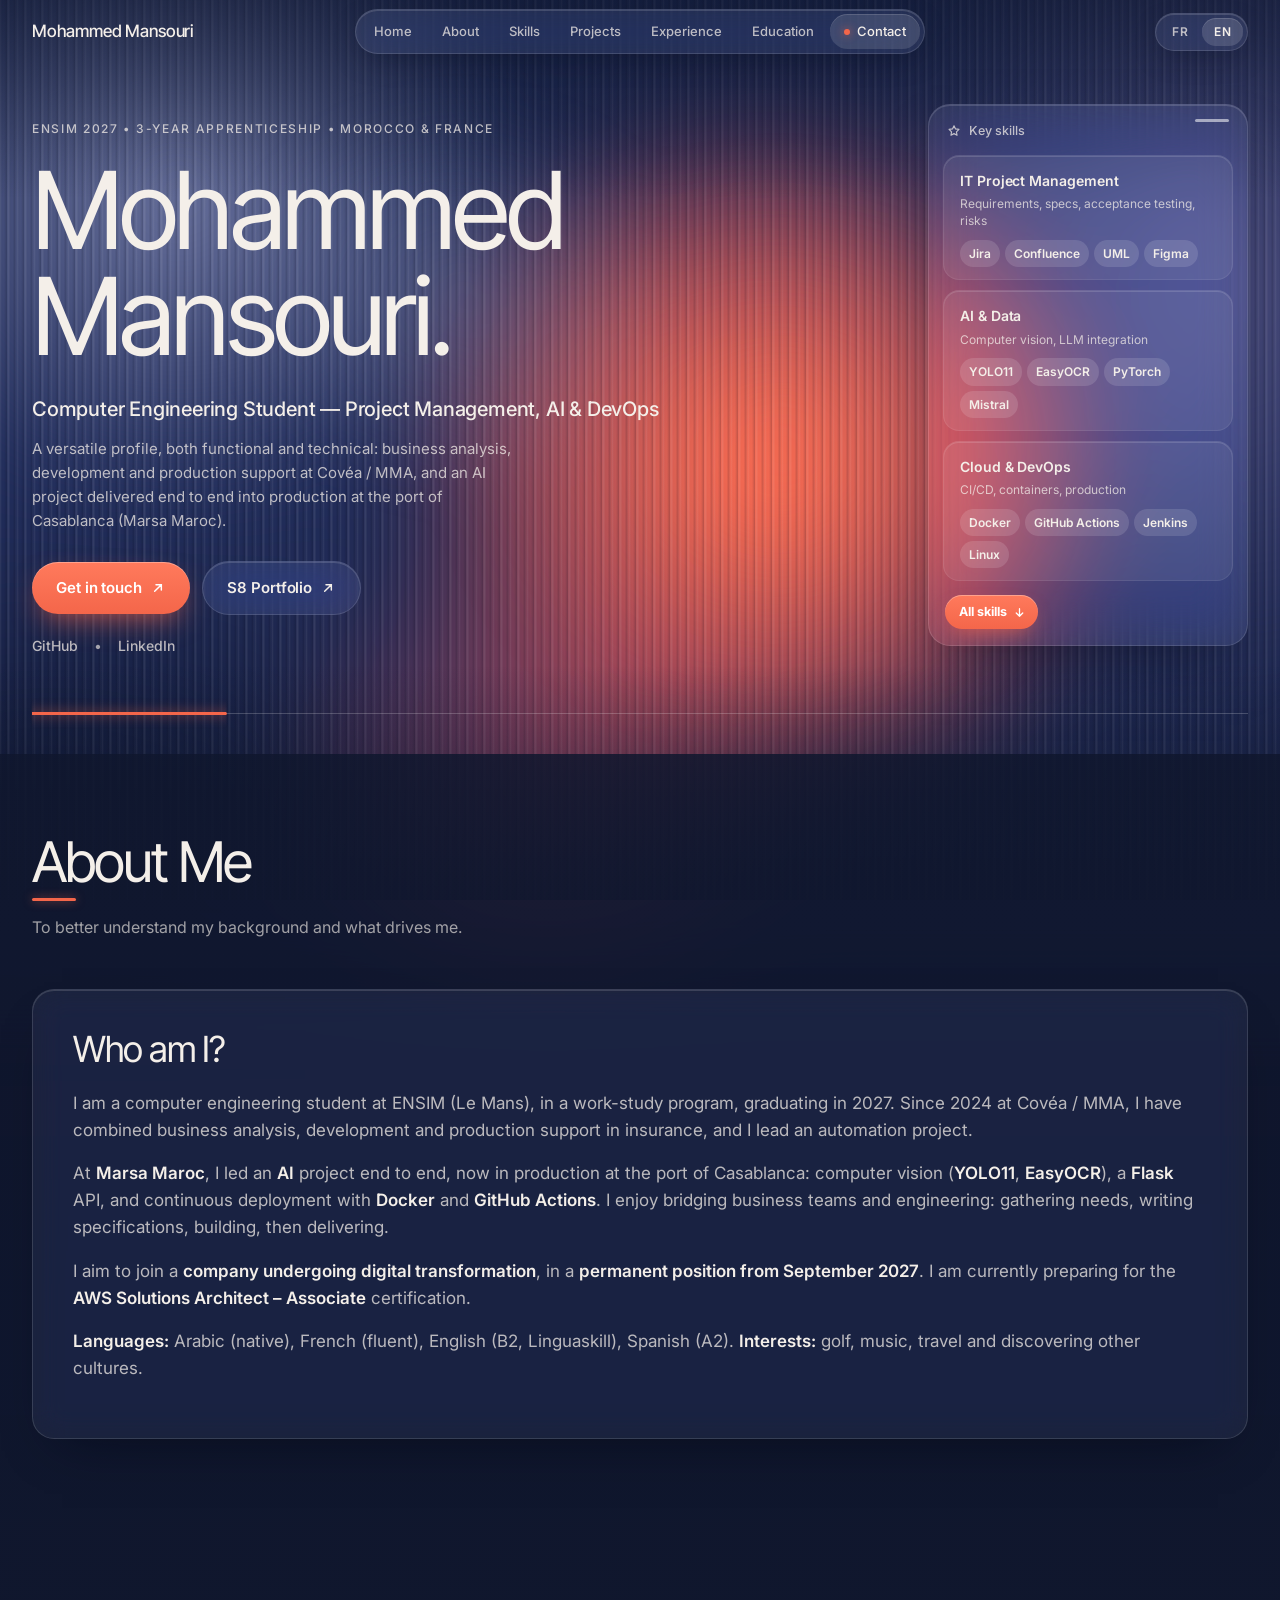
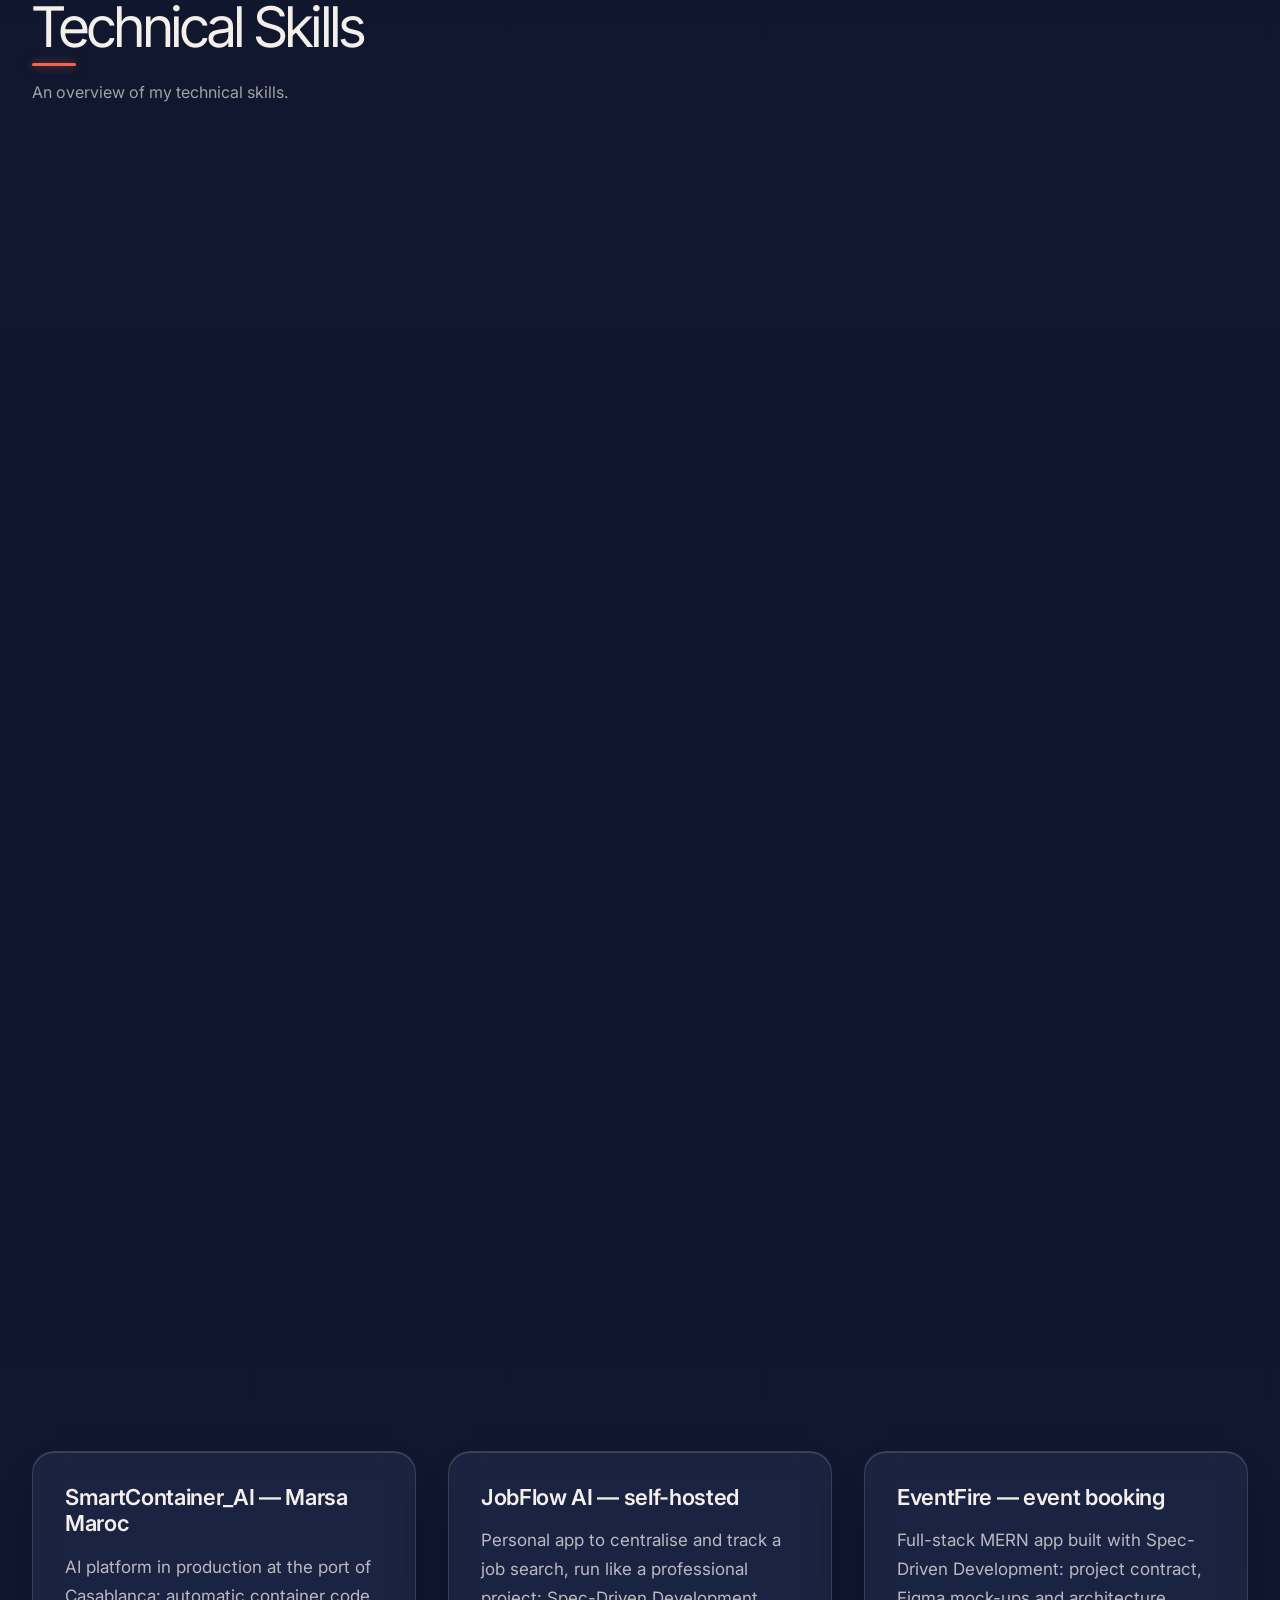
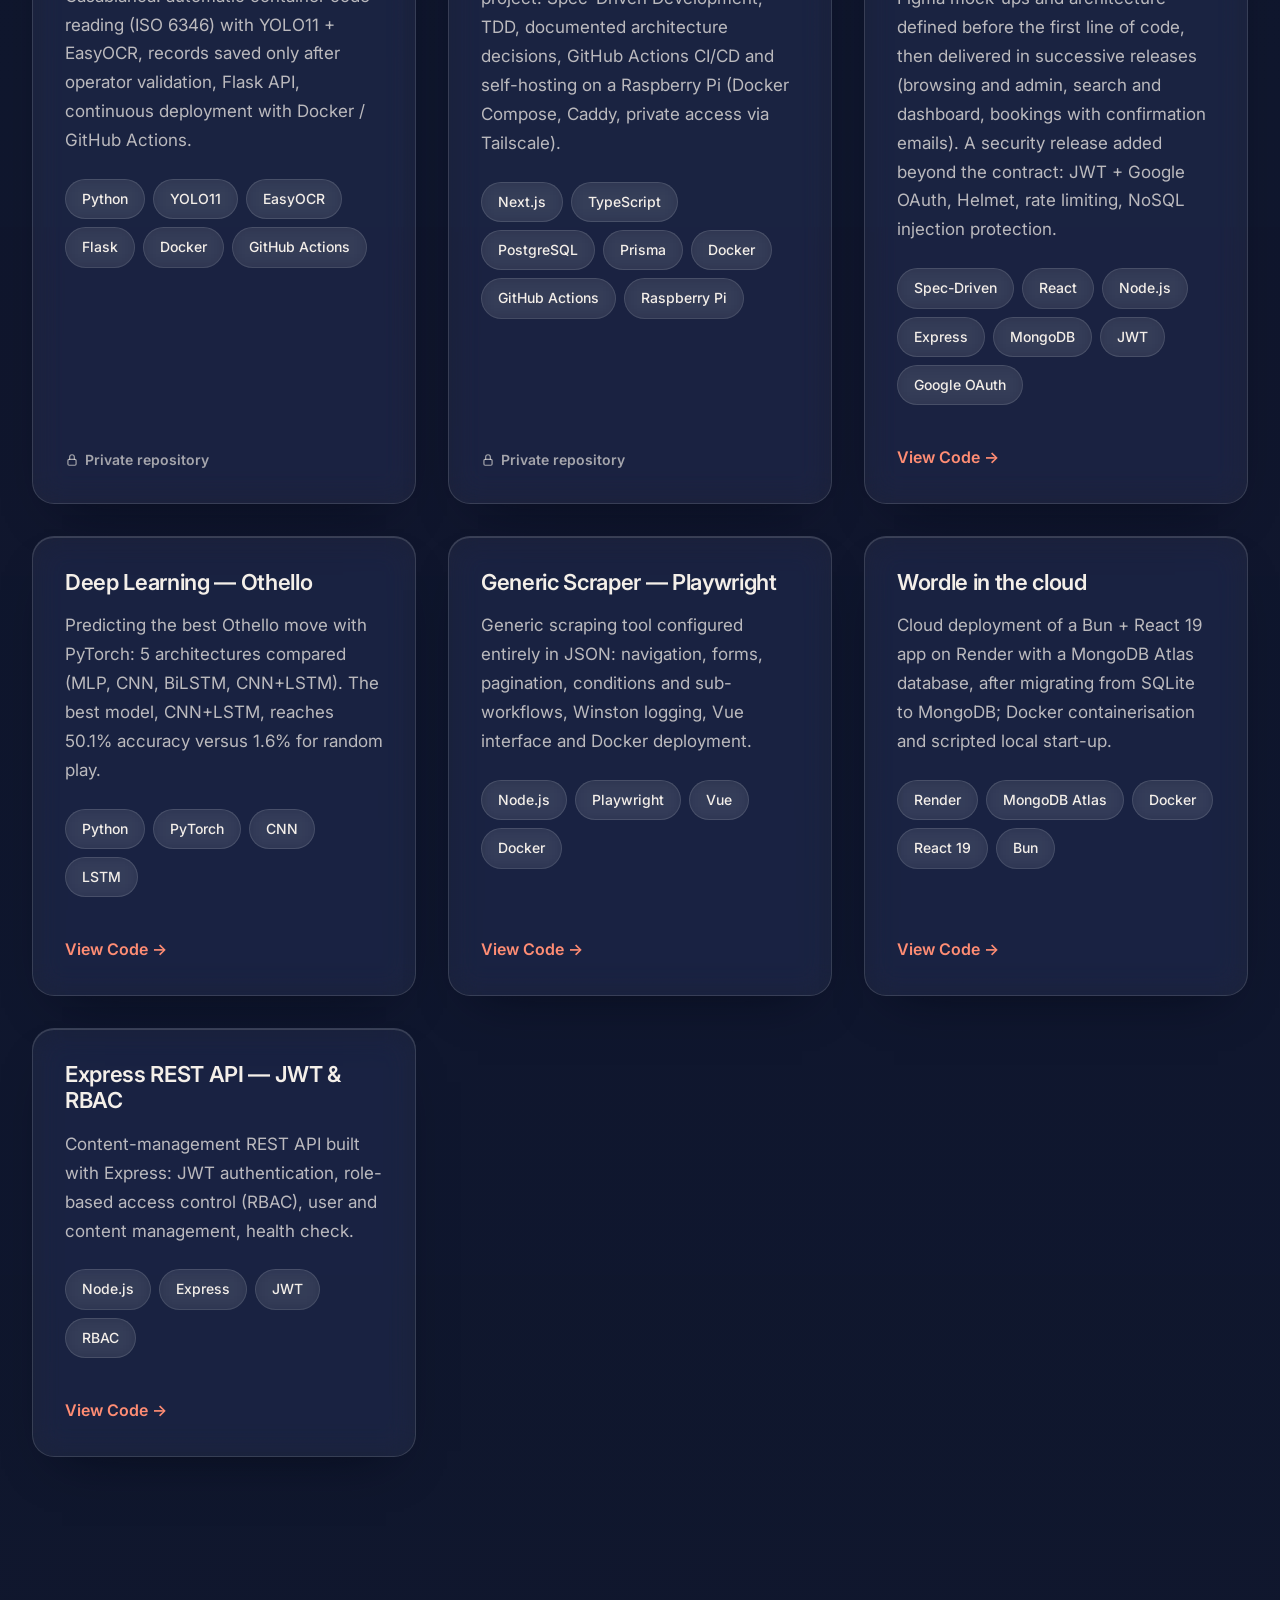
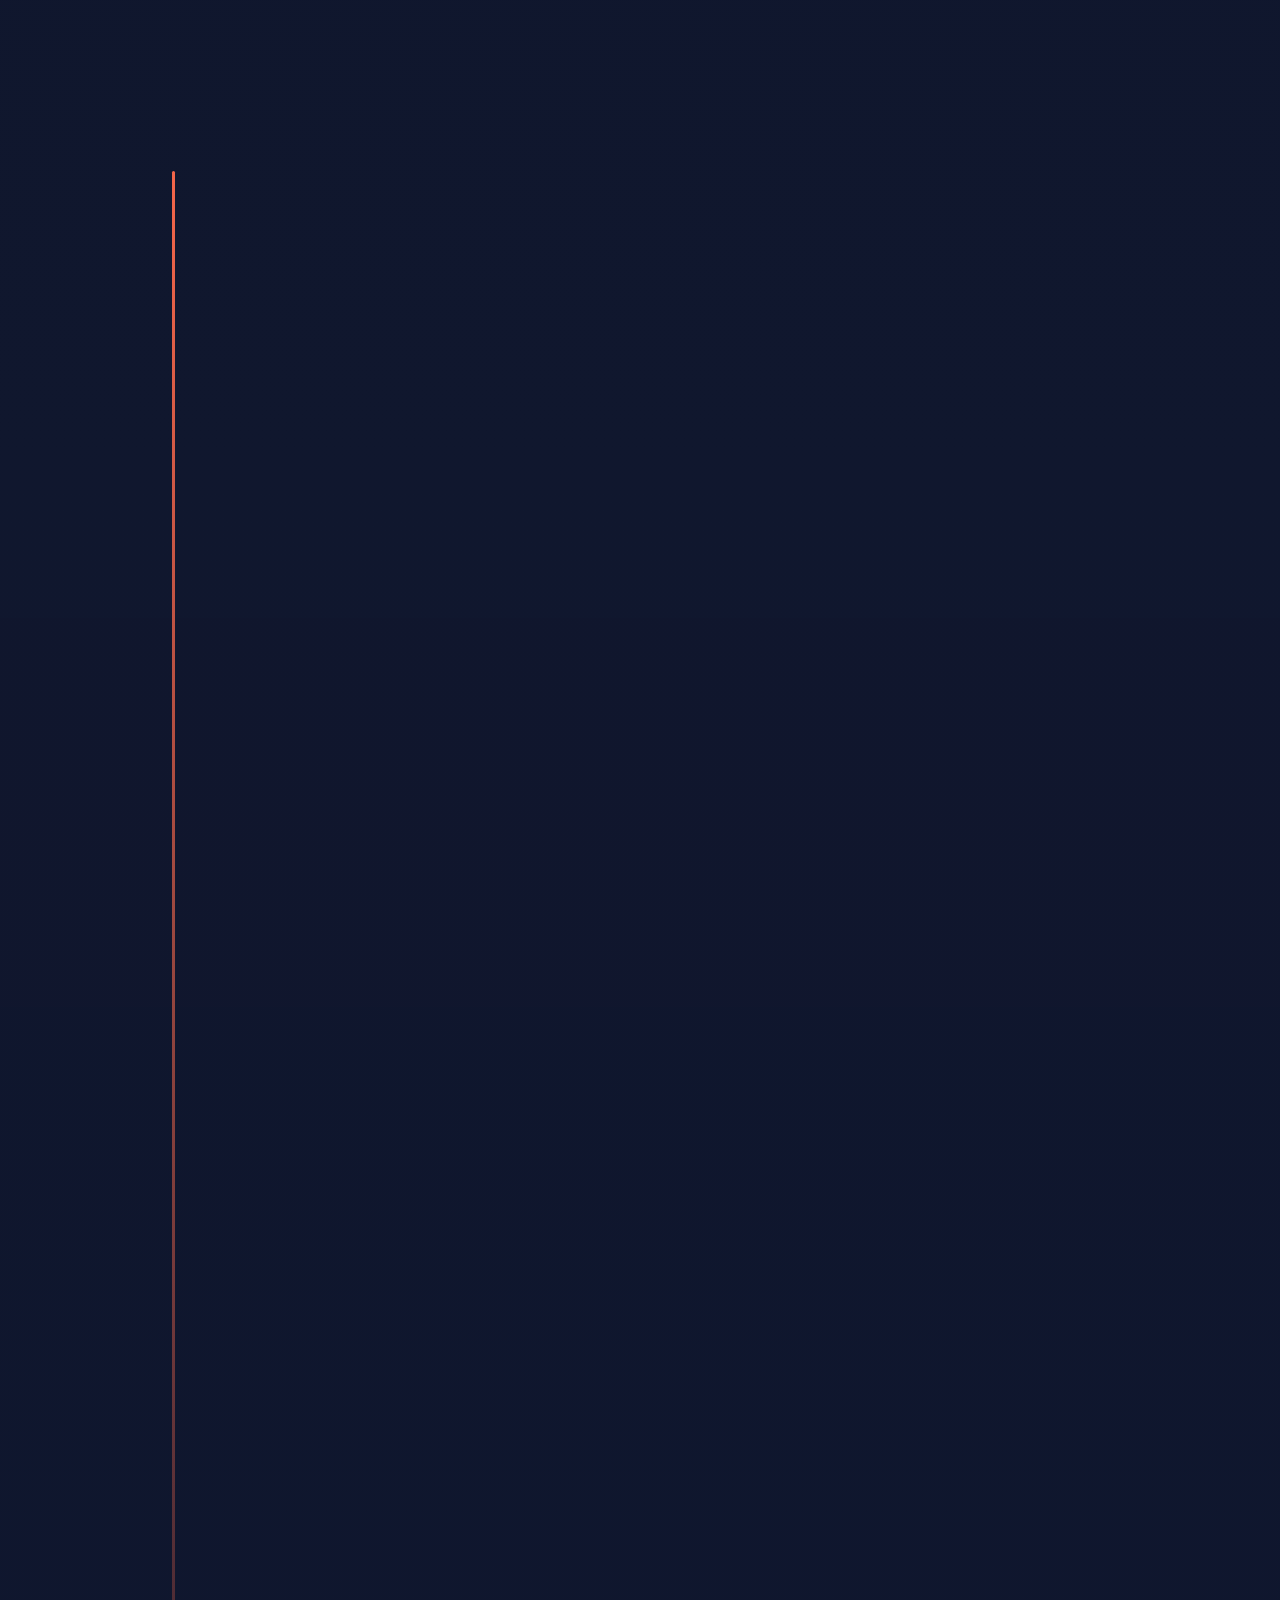
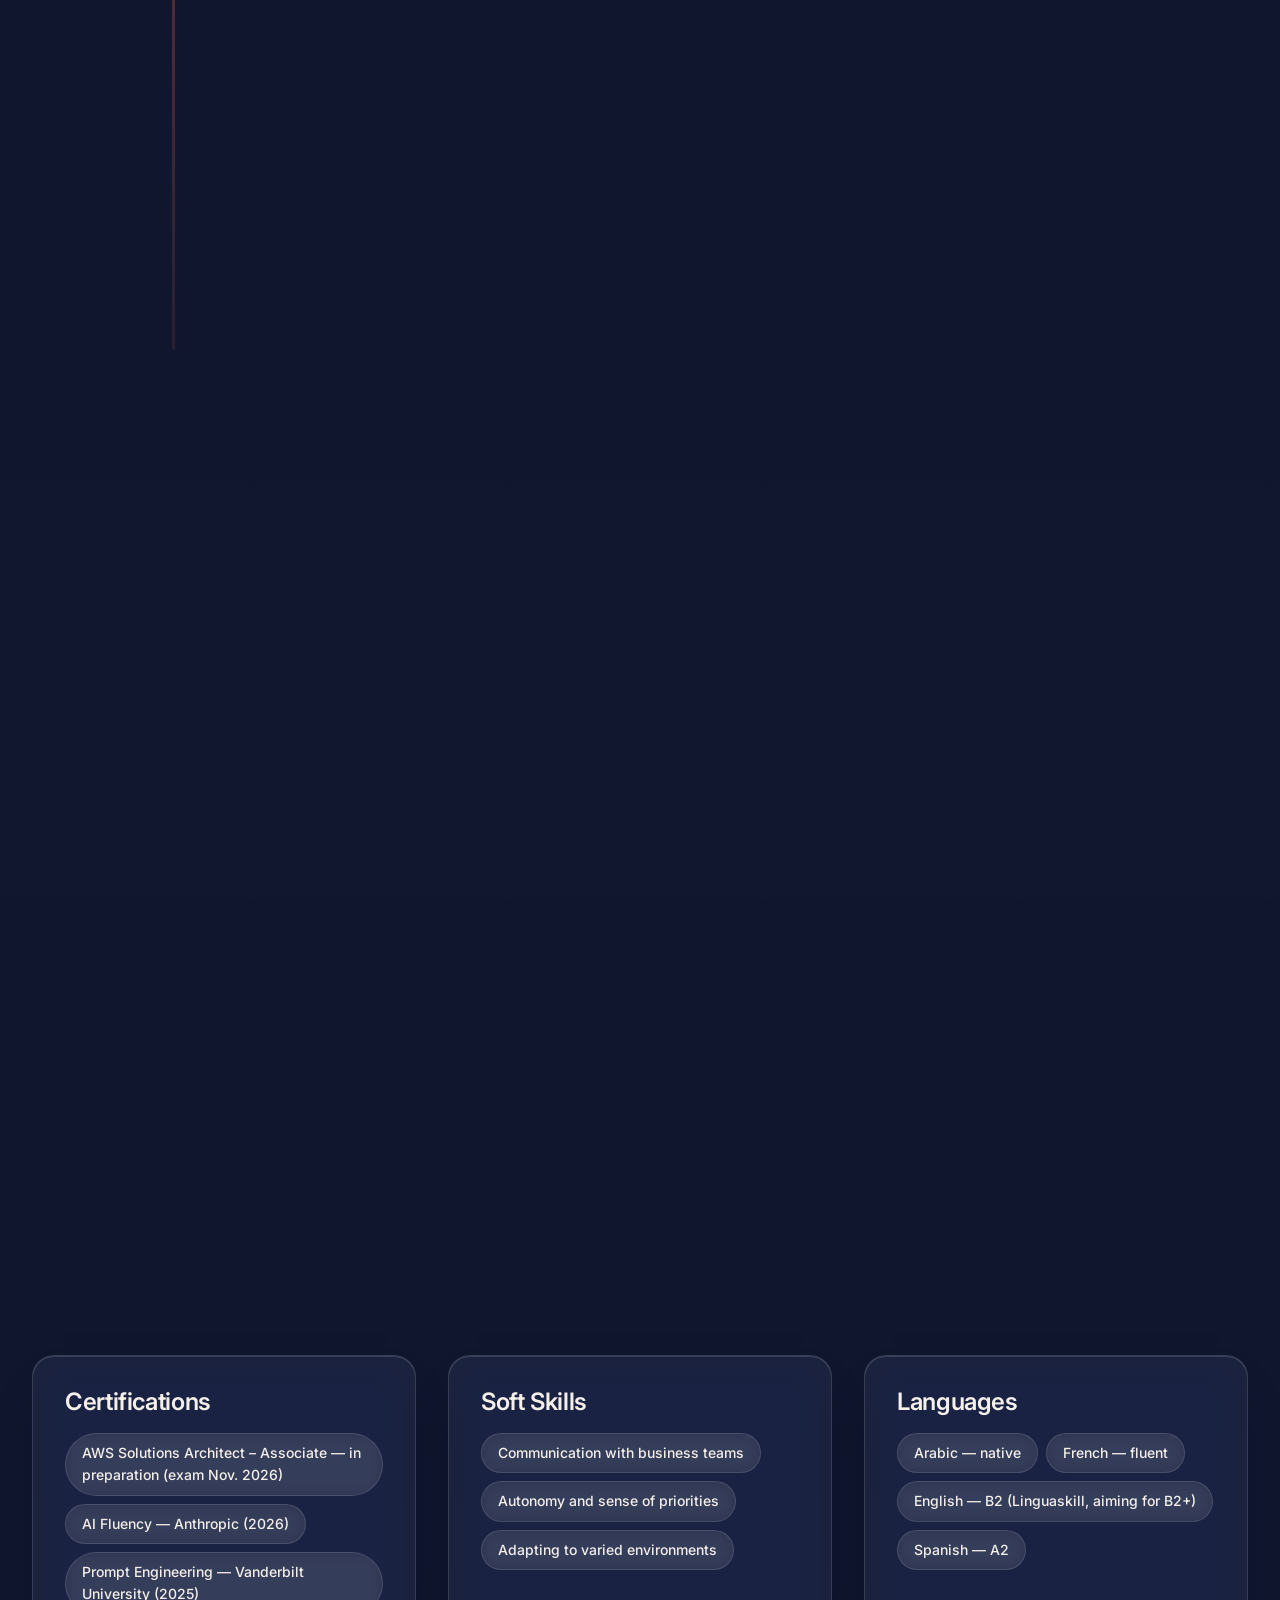
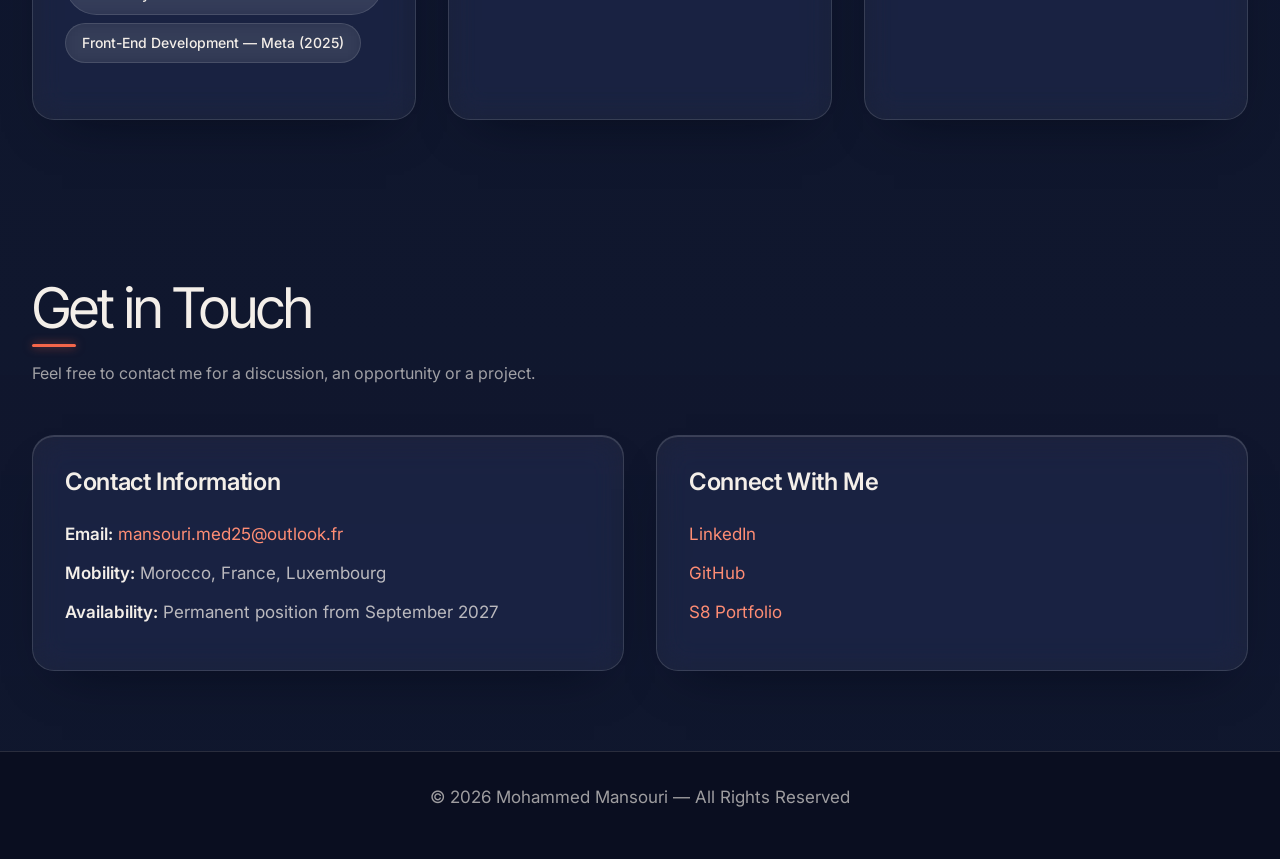
<file: index.html>
<!DOCTYPE html>
<html lang="fr" data-theme="dark">
<head>
  <meta charset="utf-8" />
  <link rel="preconnect" href="https://fonts.googleapis.com">
  <link rel="preconnect" href="https://fonts.gstatic.com" crossorigin>
  <link href="https://fonts.googleapis.com/css2?family=Inter:wght@400;500;600;700&family=Inter+Tight:wght@300;400;500;600&display=swap" rel="stylesheet">
  <meta name="theme-color" content="#151d3a">
  <meta name="viewport" content="width=device-width, initial-scale=1" />
  <title>Mohammed Mansouri — Portfolio · Gestion de projet, IA & DevOps</title>
  <meta name="description" content="Mohammed Mansouri — élève ingénieur informatique (ENSIM 2027) : gestion de projet SI, IA et DevOps. Alternance chez Covéa / MMA, stage IA & DevOps chez Marsa Maroc. CDI dès septembre 2027." />
  <link rel="stylesheet" href="styles.css?v=2" />
  <link rel="stylesheet" href="theme-glass.css?v=7" />
  <!-- entrée animée du hero : posée avant le premier affichage (sinon le contenu clignoterait) -->
  <script>if (!matchMedia('(prefers-reduced-motion: reduce)').matches) document.documentElement.classList.add('hero-enter');</script>
</head>

<body>
  <a class="skip-link" href="#contenu" data-i18n="a11y.skip">Aller au contenu</a>
  <!-- lumière qui traverse le verre cannelé (décor) -->
  <div class="glass-sheen" aria-hidden="true"><span></span></div>

  <header class="topbar">
    <div class="container nav">
      <a class="logo" href="#hero" aria-label="Mohammed Mansouri — accueil">
        Mohammed Mansouri
      </a>

      <!-- Mobile Menu Toggle -->
      <button class="mobile-menu-toggle" type="button" aria-label="Ouvrir le menu" aria-expanded="false" aria-controls="nav-links">
        <span></span>
        <span></span>
        <span></span>
      </button>

      <div class="nav-right">
        <nav class="nav-links" id="nav-links" aria-label="Navigation principale">
          <a href="#hero" data-i18n="nav.home">Home</a>
          <a href="#about" data-i18n="nav.about">About</a>
          <a href="#skills" data-i18n="nav.skills">Skills</a>
          <a href="#projects" data-i18n="nav.projects">Projects</a>
          <a href="#experience" data-i18n="nav.experience">Experience</a>
          <a href="#education" data-i18n="nav.education">Education</a>
          <a href="#contact" data-i18n="nav.contact">Contact</a>
        </nav>
      </div>
    </div>
  </header>

  <!-- HERO -->
  <main id="contenu" tabindex="-1">
    <section id="hero" class="hero">
      <div class="container hero-inner">
        <div class="hero-text">
          <p class="hero-eyebrow" data-i18n="hero.eyebrow">ENSIM 2027 • Alternance de 3 ans • Maroc &amp; France</p>
          <h1 class="hero-title">Mohammed<br />Mansouri.</h1>
          <p class="hero-role" data-i18n="hero.role">Élève ingénieur informatique — Gestion de projet, IA &amp; DevOps</p>
          <p class="hero-subtitle" data-i18n="hero.subtitle">
            Profil polyvalent, à la fois fonctionnel et technique.
          </p>
          <div class="hero-actions">
            <a class="btn btn-coral" href="mailto:mansouri.med25@outlook.fr">
              <span data-i18n="hero.emailBtn">Me contacter</span>
              <svg viewBox="0 0 24 24" fill="none" stroke="currentColor" stroke-width="2.2" stroke-linecap="round" aria-hidden="true"><path d="M7 17L17 7M9 7h8v8"/></svg>
            </a>
            <a class="btn btn-glass" href="https://medmansouri25.github.io/Portfolio_mansouri_S8/" target="_blank" rel="noopener">
              <span data-i18n="hero.s8Btn">Portfolio S8</span>
              <svg viewBox="0 0 24 24" fill="none" stroke="currentColor" stroke-width="2.2" stroke-linecap="round" aria-hidden="true"><path d="M7 17L17 7M9 7h8v8"/></svg>
            </a>
          </div>
          <div class="hero-socials">
            <a href="https://github.com/medMansouri25" target="_blank" rel="noopener">GitHub</a>
            <span>•</span>
            <a href="https://www.linkedin.com/in/mohammed-m-47475526b/" target="_blank" rel="noopener">LinkedIn</a>
          </div>
        </div>

        <!-- panneau de verre : compétences clés -->
        <aside class="hero-panel" aria-labelledby="panel-title">
          <div class="panel-top">
            <svg viewBox="0 0 24 24" fill="none" stroke="currentColor" stroke-width="2" stroke-linecap="round" stroke-linejoin="round" aria-hidden="true"><path d="M12 3l2.6 5.4 5.9.9-4.3 4.1 1 5.9L12 16.5 6.8 19.3l1-5.9L3.5 9.3l5.9-.9z"/></svg>
            <span id="panel-title" data-i18n="hero.panel.title">Compétences clés</span>
            <span class="panel-handle" aria-hidden="true"></span>
          </div>
          <div class="panel-card">
            <div class="pc-title" data-i18n="skills.projectMgmt">Gestion de projet SI</div>
            <div class="pc-label" data-i18n="hero.panel.pmLabel">Besoin, spécifications, recette, risques</div>
            <div class="pc-tools"><span>Jira</span><span>Confluence</span><span>UML</span><span>Figma</span></div>
          </div>
          <div class="panel-card">
            <div class="pc-title" data-i18n="skills.ai">IA &amp; Data</div>
            <div class="pc-label" data-i18n="hero.panel.aiLabel">Vision par ordinateur, intégration de LLM</div>
            <div class="pc-tools"><span>YOLO11</span><span>EasyOCR</span><span>PyTorch</span><span>Mistral</span></div>
          </div>
          <div class="panel-card">
            <div class="pc-title" data-i18n="hero.panel.cloudTitle">Cloud &amp; DevOps</div>
            <div class="pc-label" data-i18n="hero.panel.cloudLabel">CI/CD, conteneurs, production</div>
            <div class="pc-tools"><span>Docker</span><span>GitHub Actions</span><span>Jenkins</span><span>Linux</span></div>
          </div>
          <a class="panel-pill" href="#skills">
            <span data-i18n="hero.panel.more">Toutes les compétences</span>
            <svg viewBox="0 0 24 24" fill="none" stroke="currentColor" stroke-width="2.4" stroke-linecap="round" stroke-linejoin="round" aria-hidden="true"><path d="M12 5v14M6 13l6 6 6-6"/></svg>
          </a>
        </aside>

      </div>

      <!-- ligne de progression (défilement de la page) -->
      <div class="hero-progress" aria-hidden="true">
        <div class="hero-progress-track"><span class="hero-progress-fill"></span></div>
      </div>
    </section>

    <!-- ABOUT -->
    <section id="about" class="section">
      <div class="container">
        <h2 class="section-title" data-i18n="about.title">About Me</h2>
        <p class="section-subtitle" data-i18n="about.subtitle">
          To better understand my background and what drives me.
        </p>

        <div class="about-grid">
          <div>
            <h3 class="about-heading" data-i18n="about.whoAmI">Qui suis-je ?</h3>
            <p data-i18n="about.intro">
              I am a second-year engineering student at ENSIM (University of Le Mans),
              specializing in computer science, and I am doing my apprenticeship at Covéa (MMA).
            </p>
            <p data-i18n-html="about.passion">
              I enjoy designing reliable and maintainable solutions, whether in
              <strong>Java</strong>, <strong>Node.js</strong>, <strong>Angular</strong>, <strong>JavaScript</strong> or through service-oriented architectures.
              My professional experience has allowed me to develop strong
              <strong>soft skills</strong>: communication, priority management,
              professionalism, and teamwork.
            </p>
            <p data-i18n-html="about.interests">
              I am particularly interested in <strong>Cloud</strong>, <strong>DevOps</strong> and
              software architecture best practices, while strengthening my foundations in
              networks, systems and back-end development.
            </p>
            <p data-i18n-html="about.extra"></p>
          </div>
        </div>
      </div>
    </section>

    <!-- SKILLS -->
    <section id="skills" class="section skills-section">
      <div class="container">
        <h2 class="section-title" data-i18n="skills.title">Technical Skills</h2>
        <p class="section-subtitle" data-i18n="skills.subtitle">
          An overview of my technical skills.
        </p>

        <div class="skills-grid">

          <article class="skill-card">
            <div class="skill-header">
              <div class="skill-icon"><svg viewBox="0 0 24 24" fill="none" stroke="currentColor" stroke-width="1.6" stroke-linecap="round" stroke-linejoin="round" aria-hidden="true"><rect x="3" y="4" width="18" height="16" rx="2.5"/><path d="M9 4v16M15 4v16"/><rect class="ac" x="4.6" y="7" width="2.8" height="3.2" rx=".8"/><rect x="10.6" y="7" width="2.8" height="5.5" rx=".8"/><rect x="16.6" y="7" width="2.8" height="2.6" rx=".8"/></svg></div>
              <h3 class="skill-title" data-i18n="skills.projectMgmt">Gestion de projet SI</h3>
            </div>
            <div class="skill-tags">
              <span class="tag-pill">Recueil du besoin</span>
              <span class="tag-pill">Spécifications</span>
              <span class="tag-pill">Recette</span>
              <span class="tag-pill">Backlog &amp; jalons</span>
              <span class="tag-pill">Analyse de risques</span>
              <span class="tag-pill">Jira</span>
              <span class="tag-pill">Confluence</span>
              <span class="tag-pill">Figma</span>
            </div>
          </article>

          <article class="skill-card">
            <div class="skill-header">
              <div class="skill-icon"><svg viewBox="0 0 24 24" fill="none" stroke="currentColor" stroke-width="1.6" stroke-linecap="round" stroke-linejoin="round" aria-hidden="true"><rect x="6" y="6" width="12" height="12" rx="2.5"/><path d="M9.5 3v3M14.5 3v3M9.5 18v3M14.5 18v3M3 9.5h3M3 14.5h3M18 9.5h3M18 14.5h3"/><path class="ac" d="M12 8.6l.9 2.1 2.1.9-2.1.9-.9 2.1-.9-2.1-2.1-.9 2.1-.9z"/></svg></div>
              <h3 class="skill-title" data-i18n="skills.ai">IA &amp; Data</h3>
            </div>
            <div class="skill-tags">
              <span class="tag-pill">YOLO11</span>
              <span class="tag-pill">EasyOCR</span>
              <span class="tag-pill">PyTorch</span>
              <span class="tag-pill">Vision par ordinateur</span>
              <span class="tag-pill">Évaluation de modèles</span>
              <span class="tag-pill">LLM (Mistral)</span>
            </div>
          </article>

          <article class="skill-card">
            <div class="skill-header">
              <div class="skill-icon"><svg viewBox="0 0 24 24" fill="none" stroke="currentColor" stroke-width="1.6" stroke-linecap="round" stroke-linejoin="round" aria-hidden="true"><path d="M8 7l-5 5 5 5M16 7l5 5-5 5"/><path class="ac" d="M13.5 5l-3 14"/></svg></div>
              <h3 class="skill-title" data-i18n="skills.programming">Programming Languages</h3>
            </div>
            <div class="skill-tags">
              <span class="tag-pill">Java</span>
              <span class="tag-pill">C</span>
              <span class="tag-pill">Python</span>
              <span class="tag-pill">Smalltalk</span>
              <span class="tag-pill">MATLAB</span>
              <span class="tag-pill">TypeScript</span>
            </div>
          </article>

          <article class="skill-card">
            <div class="skill-header">
              <div class="skill-icon"><svg viewBox="0 0 24 24" fill="none" stroke="currentColor" stroke-width="1.6" stroke-linecap="round" stroke-linejoin="round" aria-hidden="true"><circle cx="12" cy="12" r="9"/><path d="M3 12h18"/><path class="ac" d="M12 3c2.6 2.7 3.9 5.7 3.9 9s-1.3 6.3-3.9 9c-2.6-2.7-3.9-5.7-3.9-9S9.4 5.7 12 3z"/></svg></div>
              <h3 class="skill-title" data-i18n="skills.webDev">Web Development</h3>
            </div>
            <div class="skill-tags">
              <span class="tag-pill">HTML</span>
              <span class="tag-pill">CSS</span>
              <span class="tag-pill">JavaScript</span>
              <span class="tag-pill">Node.js</span>
              <span class="tag-pill">Express</span>
              <span class="tag-pill">Angular</span>
              <span class="tag-pill">React</span>
              <span class="tag-pill">Bootstrap</span>
              <span class="tag-pill">Next.js</span>
            </div>
          </article>

          <article class="skill-card">
            <div class="skill-header">
              <div class="skill-icon"><svg viewBox="0 0 24 24" fill="none" stroke="currentColor" stroke-width="1.6" stroke-linecap="round" stroke-linejoin="round" aria-hidden="true"><ellipse cx="12" cy="5.5" rx="7.5" ry="2.8"/><path d="M4.5 5.5v13c0 1.5 3.4 2.8 7.5 2.8s7.5-1.3 7.5-2.8v-13"/><path d="M4.5 12c0 1.5 3.4 2.8 7.5 2.8s7.5-1.3 7.5-2.8"/><circle class="ac acf" cx="16" cy="17.5" r=".9"/></svg></div>
              <h3 class="skill-title" data-i18n="skills.backend">Backend & Databases</h3>
            </div>
            <div class="skill-tags">
              <span class="tag-pill">REST API</span>
              <span class="tag-pill">SQL</span>
              <span class="tag-pill">MongoDB</span>
              <span class="tag-pill">JPA / H2</span>
              <span class="tag-pill">Python (Flask)</span>
              <span class="tag-pill">Java (Spring Boot)</span>
              <span class="tag-pill">PostgreSQL</span>
              <span class="tag-pill">XML (SoapUI)</span>
            </div>
          </article>

          <article class="skill-card">
            <div class="skill-header">
              <div class="skill-icon"><svg viewBox="0 0 24 24" fill="none" stroke="currentColor" stroke-width="1.6" stroke-linecap="round" stroke-linejoin="round" aria-hidden="true"><path d="M7 18.5h10.5a4 4 0 0 0 .6-7.95A5.5 5.5 0 0 0 7.4 9.1 4.7 4.7 0 0 0 7 18.5z"/><path class="ac" d="M12 16v-5.5M9.6 12.8L12 10.4l2.4 2.4"/></svg></div>
              <h3 class="skill-title" data-i18n="skills.devops">Cloud, DevOps &amp; Production</h3>
            </div>
            <div class="skill-tags">
              <span class="tag-pill">Docker</span>
              <span class="tag-pill">GitHub Actions</span>
              <span class="tag-pill">Jenkins</span>
              <span class="tag-pill">ServiceNow</span>
              <span class="tag-pill">AWS (en préparation)</span>
              <span class="tag-pill">Git</span>
              <span class="tag-pill">GitHub</span>
              <span class="tag-pill">Linux</span>
              <span class="tag-pill">CI/CD</span>
              <span class="tag-pill">Jira</span>
              <span class="tag-pill">Confluence</span>
              <span class="tag-pill">Postman</span>
              <span class="tag-pill">VS Code</span>
            </div>
          </article>

          <article class="skill-card">
            <div class="skill-header">
              <div class="skill-icon"><svg viewBox="0 0 24 24" fill="none" stroke="currentColor" stroke-width="1.6" stroke-linecap="round" stroke-linejoin="round" aria-hidden="true"><path class="ac" d="M5.5 18.5C6 11 11 6 18.5 5.5"/><rect x="3" y="16" width="5" height="5" rx="1.2"/><rect x="16" y="3" width="5" height="5" rx="1.2"/><path d="M5.5 16V9M8 5.5h8"/><circle cx="5.5" cy="7.5" r="1.4"/></svg></div>
              <h3 class="skill-title" data-i18n="skills.design">Design & Modelling</h3>
            </div>
            <div class="skill-tags">
              <span class="tag-pill">UML</span>
              <span class="tag-pill">OOP</span>
              <span class="tag-pill">Figma</span>
              <span class="tag-pill">Responsive Design</span>
            </div>
          </article>

          <article class="skill-card">
            <div class="skill-header">
              <div class="skill-icon"><svg viewBox="0 0 24 24" fill="none" stroke="currentColor" stroke-width="1.6" stroke-linecap="round" stroke-linejoin="round" aria-hidden="true"><rect x="3" y="4.5" width="18" height="15" rx="2.5"/><rect x="6.5" y="8.5" width="6" height="7" rx="1.2"/><path d="M12.5 10h3l1.5-1.5M12.5 14h3l1.5 1.5M8.5 8.5V7M10.5 8.5V7M8.5 15.5V17M10.5 15.5V17"/><circle class="ac acf" cx="18" cy="12" r="1.2"/></svg></div>
              <h3 class="skill-title" data-i18n="skills.embedded">Embedded & Systems</h3>
            </div>
            <div class="skill-tags">
              <span class="tag-pill">Arduino</span>
              <span class="tag-pill">STM32</span>
              <span class="tag-pill">ARM</span>
              <span class="tag-pill">TCP/UDP</span>
              <span class="tag-pill">Sockets (C / Java)</span>
            </div>
          </article>

        </div>
      </div>
    </section>

    <!-- PROJECTS -->
    <section id="projects" class="section">
      <div class="container">
        <h2 class="section-title" data-i18n="projects.title">Projects</h2>
        <p class="section-subtitle" data-i18n="projects.subtitle">
          A selection of academic and personal projects.
        </p>

        <div class="grid projects-grid">

          <article class="card project-card project-card--private">
            <h3 data-i18n="projects.container.title">SmartContainer_AI — Marsa Maroc</h3>
            <p data-i18n="projects.container.desc"></p>
            <div class="project-tags">
              <span class="tag-pill">Python</span>
              <span class="tag-pill">YOLO11</span>
              <span class="tag-pill">EasyOCR</span>
              <span class="tag-pill">Flask</span>
              <span class="tag-pill">Docker</span>
              <span class="tag-pill">GitHub Actions</span>
            </div>
            <span class="project-note">
              <svg viewBox="0 0 24 24" fill="none" stroke="currentColor" stroke-width="2" stroke-linecap="round" stroke-linejoin="round" aria-hidden="true"><rect x="5" y="11" width="14" height="10" rx="2"/><path d="M8 11V7a4 4 0 0 1 8 0v4"/></svg>
              <span data-i18n="projects.private">Dépôt privé</span>
            </span>
          </article>

          <article class="card project-card project-card--private">
            <h3 data-i18n="projects.jobflow.title">JobFlow AI — self-hosted</h3>
            <p data-i18n="projects.jobflow.desc"></p>
            <div class="project-tags">
              <span class="tag-pill">Next.js</span>
              <span class="tag-pill">TypeScript</span>
              <span class="tag-pill">PostgreSQL</span>
              <span class="tag-pill">Prisma</span>
              <span class="tag-pill">Docker</span>
              <span class="tag-pill">GitHub Actions</span>
              <span class="tag-pill">Raspberry Pi</span>
            </div>
            <span class="project-note">
              <svg viewBox="0 0 24 24" fill="none" stroke="currentColor" stroke-width="2" stroke-linecap="round" stroke-linejoin="round" aria-hidden="true"><rect x="5" y="11" width="14" height="10" rx="2"/><path d="M8 11V7a4 4 0 0 1 8 0v4"/></svg>
              <span data-i18n="projects.private">Dépôt privé</span>
            </span>
          </article>

          <article class="card project-card" data-github="https://github.com/medMansouri25/2026_Fullstack_Mansouri_Mohammed">
            <h3 data-i18n="projects.eventfire.title">EventFire — réservation d'événements</h3>
            <p data-i18n="projects.eventfire.desc"></p>
            <div class="project-tags">
              <span class="tag-pill">Spec-Driven</span>
              <span class="tag-pill">React</span>
              <span class="tag-pill">Node.js</span>
              <span class="tag-pill">Express</span>
              <span class="tag-pill">MongoDB</span>
              <span class="tag-pill">JWT</span>
              <span class="tag-pill">Google OAuth</span>
            </div>
            <a class="link card-link" href="https://github.com/medMansouri25/2026_Fullstack_Mansouri_Mohammed" target="_blank" rel="noopener" data-i18n="projects.viewCode">Code GitHub →</a>
          </article>

          <article class="card project-card" data-github="https://github.com/medMansouri25/Deep_learning_Othello">
            <h3 data-i18n="projects.othello.title">Deep Learning — Othello</h3>
            <p data-i18n="projects.othello.desc"></p>
            <div class="project-tags">
              <span class="tag-pill">Python</span>
              <span class="tag-pill">PyTorch</span>
              <span class="tag-pill">CNN</span>
              <span class="tag-pill">LSTM</span>
            </div>
            <a class="link card-link" href="https://github.com/medMansouri25/Deep_learning_Othello" target="_blank" rel="noopener" data-i18n="projects.viewCode">Code GitHub →</a>
          </article>

          <article class="card project-card" data-github="https://github.com/medMansouri25/Search_intership_scraping">
            <h3 data-i18n="projects.scraper.title">Generic Scraper — Playwright</h3>
            <p data-i18n="projects.scraper.desc"></p>
            <div class="project-tags">
              <span class="tag-pill">Node.js</span>
              <span class="tag-pill">Playwright</span>
              <span class="tag-pill">Vue</span>
              <span class="tag-pill">Docker</span>
            </div>
            <a class="link card-link" href="https://github.com/medMansouri25/Search_intership_scraping" target="_blank" rel="noopener" data-i18n="projects.viewCode">Code GitHub →</a>
          </article>

          <article class="card project-card" data-github="https://github.com/medMansouri25/TP_ENSIM_Cloud">
            <h3 data-i18n="projects.wordle.title">Wordle sur le cloud</h3>
            <p data-i18n="projects.wordle.desc"></p>
            <div class="project-tags">
              <span class="tag-pill">Render</span>
              <span class="tag-pill">MongoDB Atlas</span>
              <span class="tag-pill">Docker</span>
              <span class="tag-pill">React 19</span>
              <span class="tag-pill">Bun</span>
            </div>
            <a class="link card-link" href="https://github.com/medMansouri25/TP_ENSIM_Cloud" target="_blank" rel="noopener" data-i18n="projects.viewCode">Code GitHub →</a>
          </article>

          <article class="card project-card" data-github="https://github.com/medMansouri25/Project_API_REST_EXPRESS">
            <h3 data-i18n="projects.api.title">API REST Express — JWT & RBAC</h3>
            <p data-i18n="projects.api.desc"></p>
            <div class="project-tags">
              <span class="tag-pill">Node.js</span>
              <span class="tag-pill">Express</span>
              <span class="tag-pill">JWT</span>
              <span class="tag-pill">RBAC</span>
            </div>
            <a class="link card-link" href="https://github.com/medMansouri25/Project_API_REST_EXPRESS" target="_blank" rel="noopener" data-i18n="projects.viewCode">Code GitHub →</a>
          </article>

        </div>
      </div>
    </section>

    <!-- EXPERIENCE -->
    <section id="experience" class="section">
      <div class="container">
        <h2 class="section-title" data-i18n="experience.title">Professional Experience</h2>
        <p class="section-subtitle" data-i18n="experience.subtitle">
          My professional and associative experience.
        </p>

        <div class="timeline">
          <div class="timeline-item">
            <div class="timeline-year" data-i18n="experience.job1.dates">Sept. 2024 – sept. 2027</div>
            <div class="timeline-card">
              <h3 data-i18n="experience.job1.title">Ingénieur apprenti — Chargé d'application — Covéa / MMA</h3>
              <p class="timeline-location" data-i18n="experience.job1.location">DSI, Gestion Produit IARD, Le Mans, France</p>
              <ul data-i18n-list="experience.job1.tasks"></ul>

              <div class="project-tags">
                <span class="tag-pill">Smalltalk</span>
                <span class="tag-pill">Jira</span>
                <span class="tag-pill">ServiceNow</span>
                <span class="tag-pill">SoapUI / XML</span>
                <span class="tag-pill">Jenkins</span>
                <span class="tag-pill">UML</span>
                <span class="tag-pill">Figma</span>
                <span class="tag-pill">SQL</span>
              </div>
            </div>
          </div>

          <div class="timeline-item">
            <div class="timeline-year" data-i18n="experience.jobMarsa.dates">Juin – sept. 2026</div>
            <div class="timeline-card">
              <h3 data-i18n="experience.jobMarsa.title">Stagiaire ingénieur IA &amp; DevOps — Marsa Maroc</h3>
              <p class="timeline-location" data-i18n="experience.jobMarsa.location">DSI, Port de Casablanca, Maroc</p>
              <ul data-i18n-list="experience.jobMarsa.tasks"></ul>

              <div class="project-tags">
                <span class="tag-pill">YOLO11</span>
                <span class="tag-pill">EasyOCR</span>
                <span class="tag-pill">Python / Flask</span>
                <span class="tag-pill">PostgreSQL</span>
                <span class="tag-pill">Docker</span>
                <span class="tag-pill">GitHub Actions</span>
                <span class="tag-pill">Linux</span>
              </div>
            </div>
          </div>

          <div class="timeline-item">
            <div class="timeline-year">2023–2024</div>
            <div class="timeline-card">
              <h3 data-i18n="experience.job2.title">University Service Agent — SUIO-IP</h3>
              <p class="timeline-location" data-i18n="experience.job2.location">Le Mans, France</p>
              <ul data-i18n-list="experience.job2.tasks">
                <li>Logistical support during 6 events.</li>
                <li>Guide during open days for over 100 visitors.</li>
              </ul>
            </div>
          </div>

          <div class="timeline-item">
            <div class="timeline-year">2021-2022</div>
            <div class="timeline-card">
              <h3 data-i18n="experience.job3.title">Activity Leader at Miroir Association for Autistic Children</h3>
              <p class="timeline-location" data-i18n="experience.job3.location">Morocco</p>
              <ul data-i18n-list="experience.job3.tasks">
                <li>Guidance and supervision of 49 individuals.</li>
                <li>Facilitation of various activities.</li>
              </ul>
            </div>
          </div>

        </div>
      </div>
    </section>

    <!-- EDUCATION -->
    <section id="education" class="section">
      <div class="container">
        <h2 class="section-title" data-i18n="education.title">Education</h2>
        <p class="section-subtitle" data-i18n="education.subtitle">
          My academic background.
        </p>

        <div class="edu-grid">
          <article class="edu-card">
            <h3 data-i18n="education.degree1.title">Computer Engineering Program</h3>
            <p class="edu-school" data-i18n="education.degree1.school">École Nationale Supérieure d'Ingénieurs du Mans — Université du Mans</p>
            <p class="edu-dates" data-i18n="education.degree1.dates">2024 - 2027</p>
            <p data-i18n="education.degree1.intro">
              Comprehensive training in computer science and engineering, developing strong problem-solving 
              and analytical thinking skills through:
            </p>
            <ul data-i18n-list="education.degree1.courses">
              <li>Object-oriented and concurrent programming</li>
              <li>Engineering mathematics</li>
              <li>Signal processing</li>
              <li>Back-end and front-end development</li>
              <li>Digital electronics and combinatorial logic</li>
              <li>User interface design</li>
              <li>Business management fundamentals</li>
              <li>Network architecture and operating systems</li>
            </ul>
          </article>

          <article class="edu-card">
            <h3 data-i18n="education.degree2.title">Integrated Preparatory Cycle / Bachelor's Degree in Science</h3>
            <p class="edu-school" data-i18n="education.degree2.school">ENSIM / University</p>
            <p class="edu-dates" data-i18n="education.degree2.dates">2022 - 2024</p>
            <p data-i18n="education.degree2.desc">
              Strong foundation in mathematics, physics and computer science, with first projects
              in programming and embedded systems.
            </p>
          </article>
        </div>

        <div class="edu-extra">
          <div>
            <h3 data-i18n="education.certifications">Certifications</h3>
            <div class="project-tags">
              <span class="tag-pill" data-i18n="education.certAws">AWS Solutions Architect – Associate — en préparation (examen nov. 2026)</span>
              <span class="tag-pill">AI Fluency — Anthropic (2026)</span>
              <span class="tag-pill">Prompt Engineering — Vanderbilt University (2025)</span>
              <span class="tag-pill">Front-End Development — Meta (2025)</span>
            </div>
          </div>
          <div>
            <h3 data-i18n="education.softSkills">Savoir-être</h3>
            <div class="project-tags">
              <span class="tag-pill" data-i18n="education.softSkillsList.0">Communication avec les équipes métier</span>
              <span class="tag-pill" data-i18n="education.softSkillsList.1">Autonomie et sens des priorités</span>
              <span class="tag-pill" data-i18n="education.softSkillsList.2">Adaptation à des environnements variés</span>
            </div>
          </div>
          <div>
            <h3 data-i18n="education.languages">Langues</h3>
            <div class="project-tags">
              <span class="tag-pill" data-i18n="education.languagesList.0">Arabe — langue maternelle</span>
              <span class="tag-pill" data-i18n="education.languagesList.1">Français — courant</span>
              <span class="tag-pill" data-i18n="education.languagesList.2">Anglais — B2 (Linguaskill, objectif B2+)</span>
              <span class="tag-pill" data-i18n="education.languagesList.3">Espagnol — A2</span>
            </div>
          </div>
        </div>
      </div>
    </section>

    <!-- CONTACT -->
    <section id="contact" class="section">
      <div class="container">
        <h2 class="section-title" data-i18n="contact.title">Get in Touch</h2>
        <p class="section-subtitle" data-i18n="contact.subtitle">
          Feel free to contact me for a discussion, an opportunity or a project.
        </p>

        <div class="contact-grid">
          <div class="contact-card">
            <h3 data-i18n="contact.contactInfo">Contact Information</h3>
            <p><strong data-i18n="contact.email">Email:</strong> <a href="mailto:mansouri.med25@outlook.fr">mansouri.med25@outlook.fr</a></p>
            <p><strong data-i18n="contact.location">Mobilité :</strong> <span data-i18n="contact.locationValue">Maroc, France, Luxembourg</span></p>
            <p><strong data-i18n="contact.availability">Disponibilité :</strong> <span data-i18n="contact.availabilityValue">CDI dès septembre 2027</span></p>
          </div>
          <div class="contact-card">
            <h3 data-i18n="contact.connect">Connect With Me</h3>
            <p><a href="https://www.linkedin.com/in/mohammed-m-47475526b/" target="_blank" rel="noopener">LinkedIn</a></p>
            <p><a href="https://github.com/medMansouri25" target="_blank" rel="noopener">GitHub</a></p>
            <p><a href="https://medmansouri25.github.io/Portfolio_mansouri_S8/" target="_blank" rel="noopener" data-i18n="hero.s8Btn">Portfolio S8</a></p>
          </div>
        </div>
      </div>
    </section>
  </main>

  <!-- FOOTER -->
  <footer class="footer">
    <p>© <span id="year"></span> Mohammed Mansouri — <span data-i18n="footer.rights">All Rights Reserved</span></p>
  </footer>

  <!-- THEME TOGGLE -->
  <button id="themeToggle" class="theme-toggle">🌙</button>

  <!-- TRADUCTIONS -->
  <script src="translations.js?v=6"></script>
  <script src="motion.js?v=1" defer></script>

  <script>
    // Mobile Menu Toggle
    document.addEventListener('DOMContentLoaded', () => {
      const menuToggle = document.querySelector('.mobile-menu-toggle');
      const navLinks = document.querySelector('.nav-links');
      
      if (menuToggle) {
        // libellé lu par les lecteurs d'écran, dans la langue de la page
        const label = open => {
          const en = document.documentElement.lang === 'en';
          return open ? (en ? 'Close menu' : 'Fermer le menu') : (en ? 'Open menu' : 'Ouvrir le menu');
        };
        const setMenu = open => {
          menuToggle.classList.toggle('active', open);
          navLinks.classList.toggle('active', open);
          menuToggle.setAttribute('aria-expanded', open ? 'true' : 'false');
          menuToggle.setAttribute('aria-label', label(open));
        };
        setMenu(false);

        menuToggle.addEventListener('click', () => setMenu(!navLinks.classList.contains('active')));

        // Fermer le menu quand on clique sur un lien
        document.querySelectorAll('.nav-links a').forEach(link => link.addEventListener('click', () => setMenu(false)));

        // Fermer le menu si on clique en dehors
        document.addEventListener('click', (e) => {
          if (!menuToggle.contains(e.target) && !navLinks.contains(e.target)) setMenu(false);
        });

        // Échap ferme le menu et rend le focus au bouton
        document.addEventListener('keydown', (e) => {
          if (e.key === 'Escape' && navLinks.classList.contains('active')) { setMenu(false); menuToggle.focus(); }
        });

        // le libellé suit le changement de langue
        document.addEventListener('click', (e) => {
          if (e.target.closest('.lang-btn')) requestAnimationFrame(() => menuToggle.setAttribute('aria-label', label(navLinks.classList.contains('active'))));
        });
      }
    });

    // année dans le footer
    document.getElementById('year').textContent = new Date().getFullYear();

    /* ---------- Thème verre : navigation active, progression, apparitions ---------- */
    (function () {
      const reduceMotion = window.matchMedia('(prefers-reduced-motion: reduce)').matches;
      const navLinks = document.querySelector('.nav-links');
      const links = [...document.querySelectorAll('.nav-links a[href^="#"]')];

      // Pastille qui glisse sous l'onglet actif (desktop) : transform + largeur, interruptible
      const indicator = document.createElement('span');
      indicator.className = 'nav-indicator';
      indicator.setAttribute('aria-hidden', 'true');
      navLinks.prepend(indicator);

      function moveIndicator(link) {
        if (!link || getComputedStyle(navLinks).position === 'fixed') { indicator.style.opacity = '0'; return; }
        indicator.style.opacity = '1';
        indicator.style.width = link.offsetWidth + 'px';
        indicator.style.transform = `translateX(${link.offsetLeft}px)`;
      }

      function setActive(id) {
        let current = null;
        links.forEach(a => {
          const on = a.getAttribute('href') === '#' + id;
          a.classList.toggle('active', on);
          if (on) { a.setAttribute('aria-current', 'true'); current = a; } else a.removeAttribute('aria-current');
        });
        moveIndicator(current);
      }

      // Scroll-spy : la section qui traverse le milieu de l'écran est l'onglet actif
      const sections = links.map(a => document.querySelector(a.getAttribute('href'))).filter(Boolean);
      if ('IntersectionObserver' in window) {
        const spy = new IntersectionObserver(entries => {
          entries.forEach(e => { if (e.isIntersecting) setActive(e.target.id); });
        }, { rootMargin: '-45% 0px -50% 0px' });
        sections.forEach(s => spy.observe(s));
      }
      window.addEventListener('resize', () => moveIndicator(document.querySelector('.nav-links a.active')));
      document.fonts && document.fonts.ready.then(() => moveIndicator(document.querySelector('.nav-links a.active')));
      // le texte des liens change de longueur avec la langue
      document.addEventListener('click', e => {
        if (e.target.closest('.lang-btn')) requestAnimationFrame(() => moveIndicator(document.querySelector('.nav-links a.active')));
      });

      // Ligne corail : progression du défilement de la page
      const fill = document.querySelector('.hero-progress-fill');
      let ticking = false;
      function progress() {
        ticking = false;
        const max = document.documentElement.scrollHeight - innerHeight;
        const p = max > 0 ? Math.min(1, Math.max(0, scrollY / max)) : 0;
        fill.style.transform = `scaleX(${0.16 + 0.84 * p})`;
        topbar.classList.toggle('scrolled', scrollY > 24);
      }
      const topbar = document.querySelector('.topbar');
      addEventListener('scroll', () => { if (!ticking) { ticking = true; requestAnimationFrame(progress); } }, { passive: true });
      progress();

      // Apparition des cartes : courte, ease-out, léger flou, décalage non uniforme ; jamais bloquante
      const targets = document.querySelectorAll(
        'main > .section:not(.hero) .section-title, main > .section:not(.hero) .section-subtitle,' +
        '.about-grid, .skill-card, .project-card, .timeline-item, .edu-card, .edu-extra > div, .contact-card');
      const STAGGER = [0, 60, 110, 150, 180, 200];
      targets.forEach(el => {
        const sibs = [...el.parentElement.children];
        el.style.setProperty('--d', STAGGER[Math.min(sibs.indexOf(el), STAGGER.length - 1)] + 'ms');
        el.classList.add('reveal');
      });
      if (reduceMotion || !('IntersectionObserver' in window)) {
        targets.forEach(el => el.classList.add('in'));
      } else {
        document.documentElement.classList.add('js-reveal');
        const io = new IntersectionObserver(entries => {
          entries.forEach(e => { if (e.isIntersecting) { e.target.classList.add('in'); io.unobserve(e.target); } });
        }, { rootMargin: '0px 0px -8% 0px', threshold: 0.06 });
        targets.forEach(el => io.observe(el));
        // une fois l'entrée jouée, l'élément retrouve ses propres transitions (survol)
        targets.forEach(el => el.addEventListener('transitionend', function done(ev) {
          if (ev.target !== el || ev.propertyName !== 'opacity' || !el.classList.contains('in')) return;
          el.classList.remove('reveal', 'in'); el.removeEventListener('transitionend', done);
        }));
      }
    })();

    // Système de traduction
    let currentLang = localStorage.getItem('language') || 'fr';

    function applyTranslations(lang) {
      const t = translations[lang];
      if (!t) return;

      // langue du document : les lecteurs d'écran lisent avec la bonne voix
      document.documentElement.lang = lang;

      // Traduire tous les éléments avec data-i18n
      document.querySelectorAll('[data-i18n]').forEach(el => {
        const key = el.getAttribute('data-i18n');
        const keys = key.split('.');
        let value = t;

        for (const k of keys) {
          value = value?.[k];
        }

        if (value !== undefined) {
          el.textContent = value;
        }
      });

      // Traduire les éléments avec data-i18n-html
      document.querySelectorAll('[data-i18n-html]').forEach(el => {
        const key = el.getAttribute('data-i18n-html');
        const keys = key.split('.');
        let value = t;

        for (const k of keys) {
          value = value?.[k];
        }

        if (value !== undefined) {
          el.innerHTML = value;
        }
      });

      // Traduire les listes avec data-i18n-list
      document.querySelectorAll('[data-i18n-list]').forEach(ul => {
        const key = ul.getAttribute('data-i18n-list');
        const keys = key.split('.');
        let value = t;

        for (const k of keys) {
          value = value?.[k];
        }

        // On reconstruit la liste : le nombre de puces suit toujours la traduction
        if (Array.isArray(value)) {
          ul.innerHTML = value.map(text => `<li>${text}</li>`).join('');
        }
      });
    }

    // Gestion des boutons de langue
    document.querySelectorAll('.lang-btn').forEach(btn => {
      btn.addEventListener('click', () => {
        const lang = btn.getAttribute('data-lang');
        currentLang = lang;
        localStorage.setItem('language', lang);

        // Mettre à jour l'état des boutons
        document.querySelectorAll('.lang-btn').forEach(b => b.classList.remove('active'));
        btn.classList.add('active');

        // Appliquer les traductions
        applyTranslations(lang);
      });
    });

    // Initialiser la langue au chargement
    document.querySelectorAll('.lang-btn').forEach(btn => {
      if (btn.getAttribute('data-lang') === currentLang) {
        btn.classList.add('active');
      } else {
        btn.classList.remove('active');
      }
    });
    applyTranslations(currentLang);

    // thème clair par défaut, avec mémorisation
    const button = document.getElementById("themeToggle");
    const saved = localStorage.getItem("theme");

    if (saved) {
      document.documentElement.setAttribute("data-theme", saved);
      button.textContent = saved === "dark" ? "🌞" : "🌙";
    } else {
      document.documentElement.setAttribute("data-theme", "light");
      button.textContent = "🌙";
    }

    button.addEventListener("click", () => {
      const current = document.documentElement.getAttribute("data-theme");
      const next = current === "dark" ? "light" : "dark";
      document.documentElement.setAttribute("data-theme", next);
      localStorage.setItem("theme", next);
      button.textContent = next === "dark" ? "🌞" : "🌙";
    });
  </script>
</body>
</html>
</file>
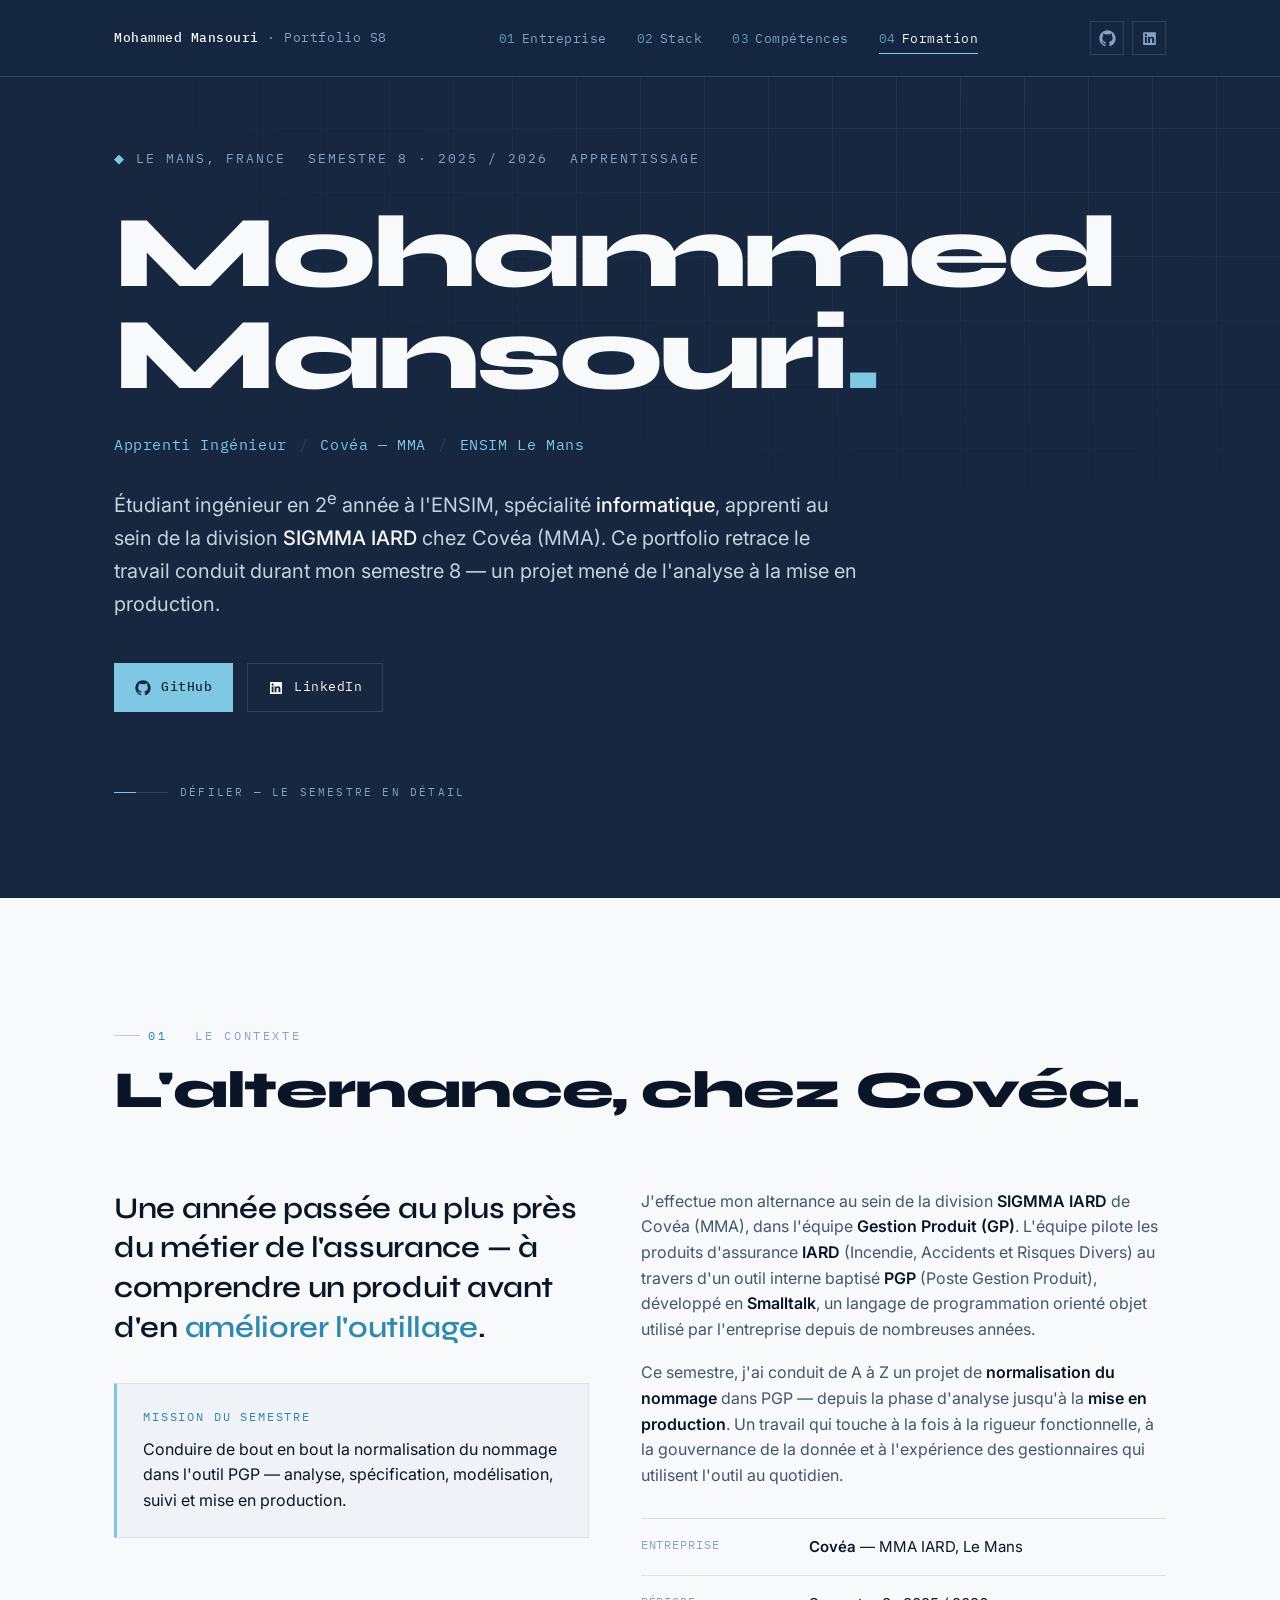
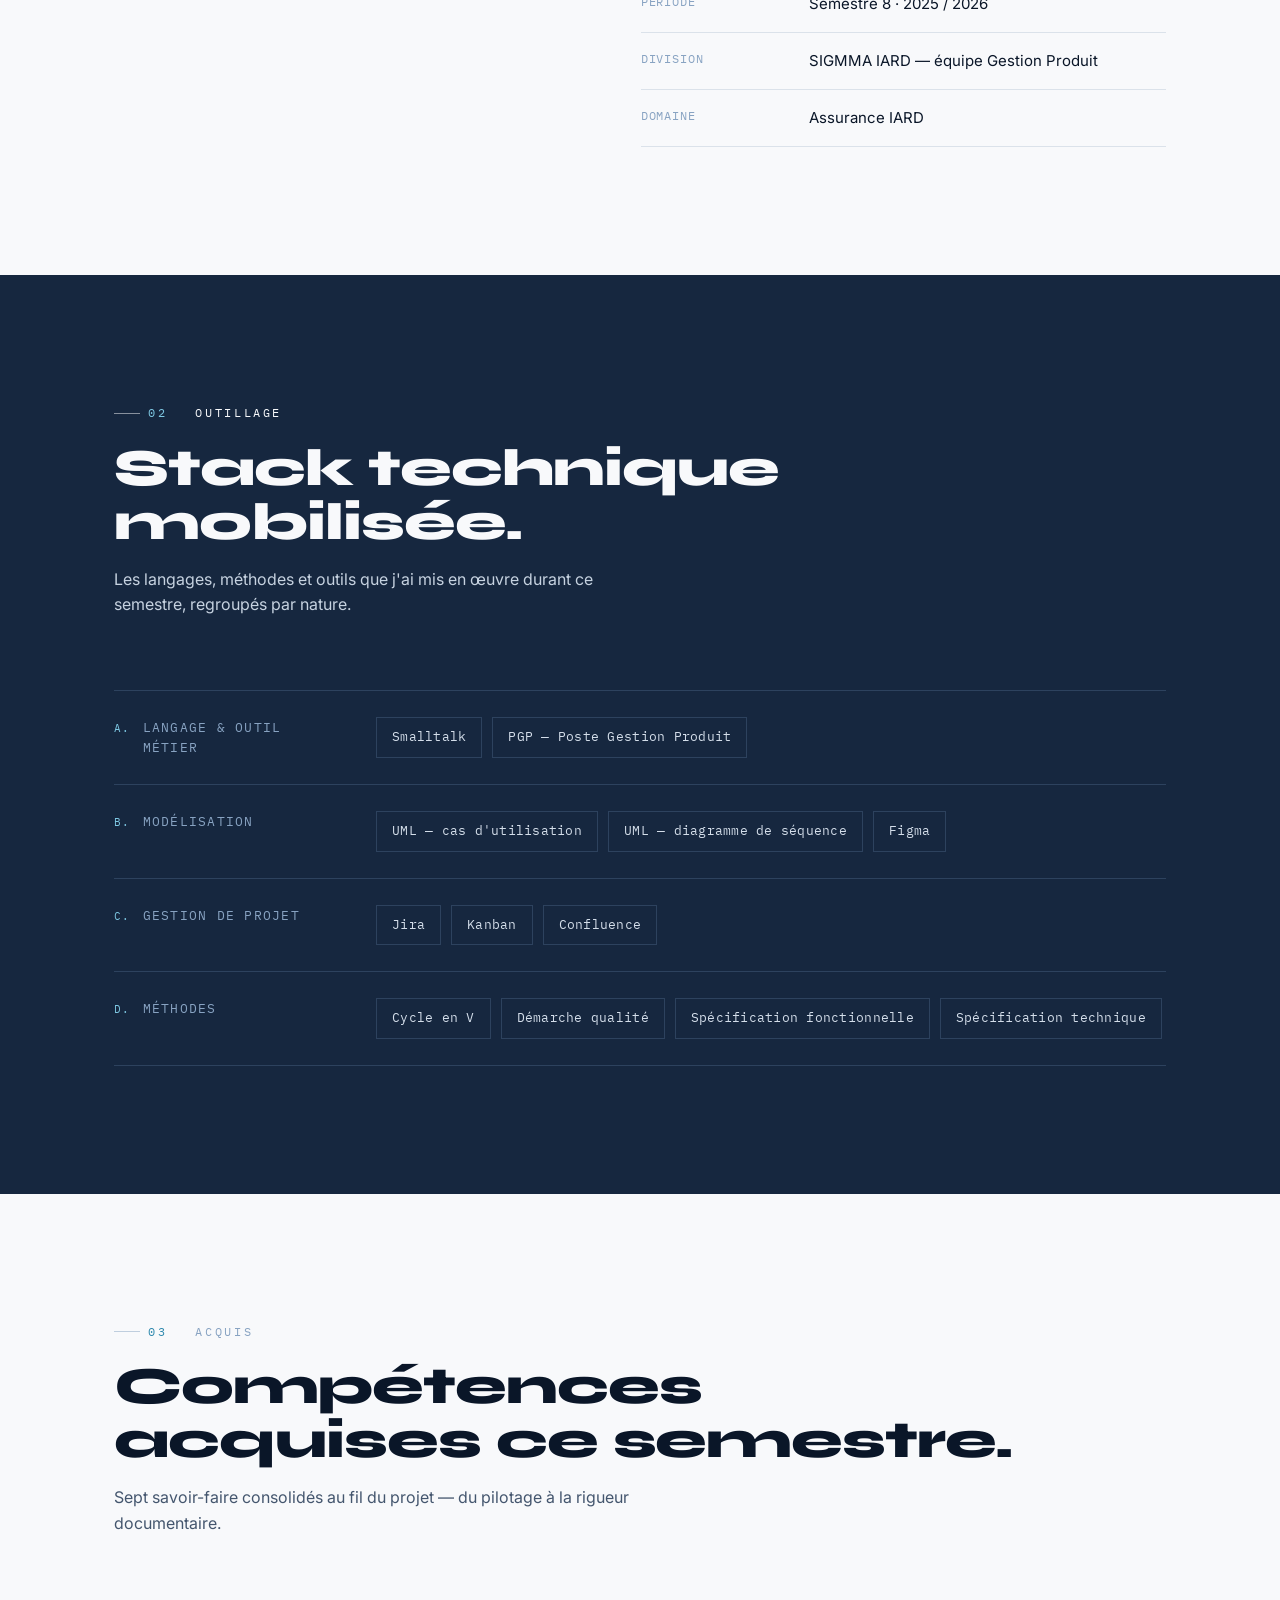
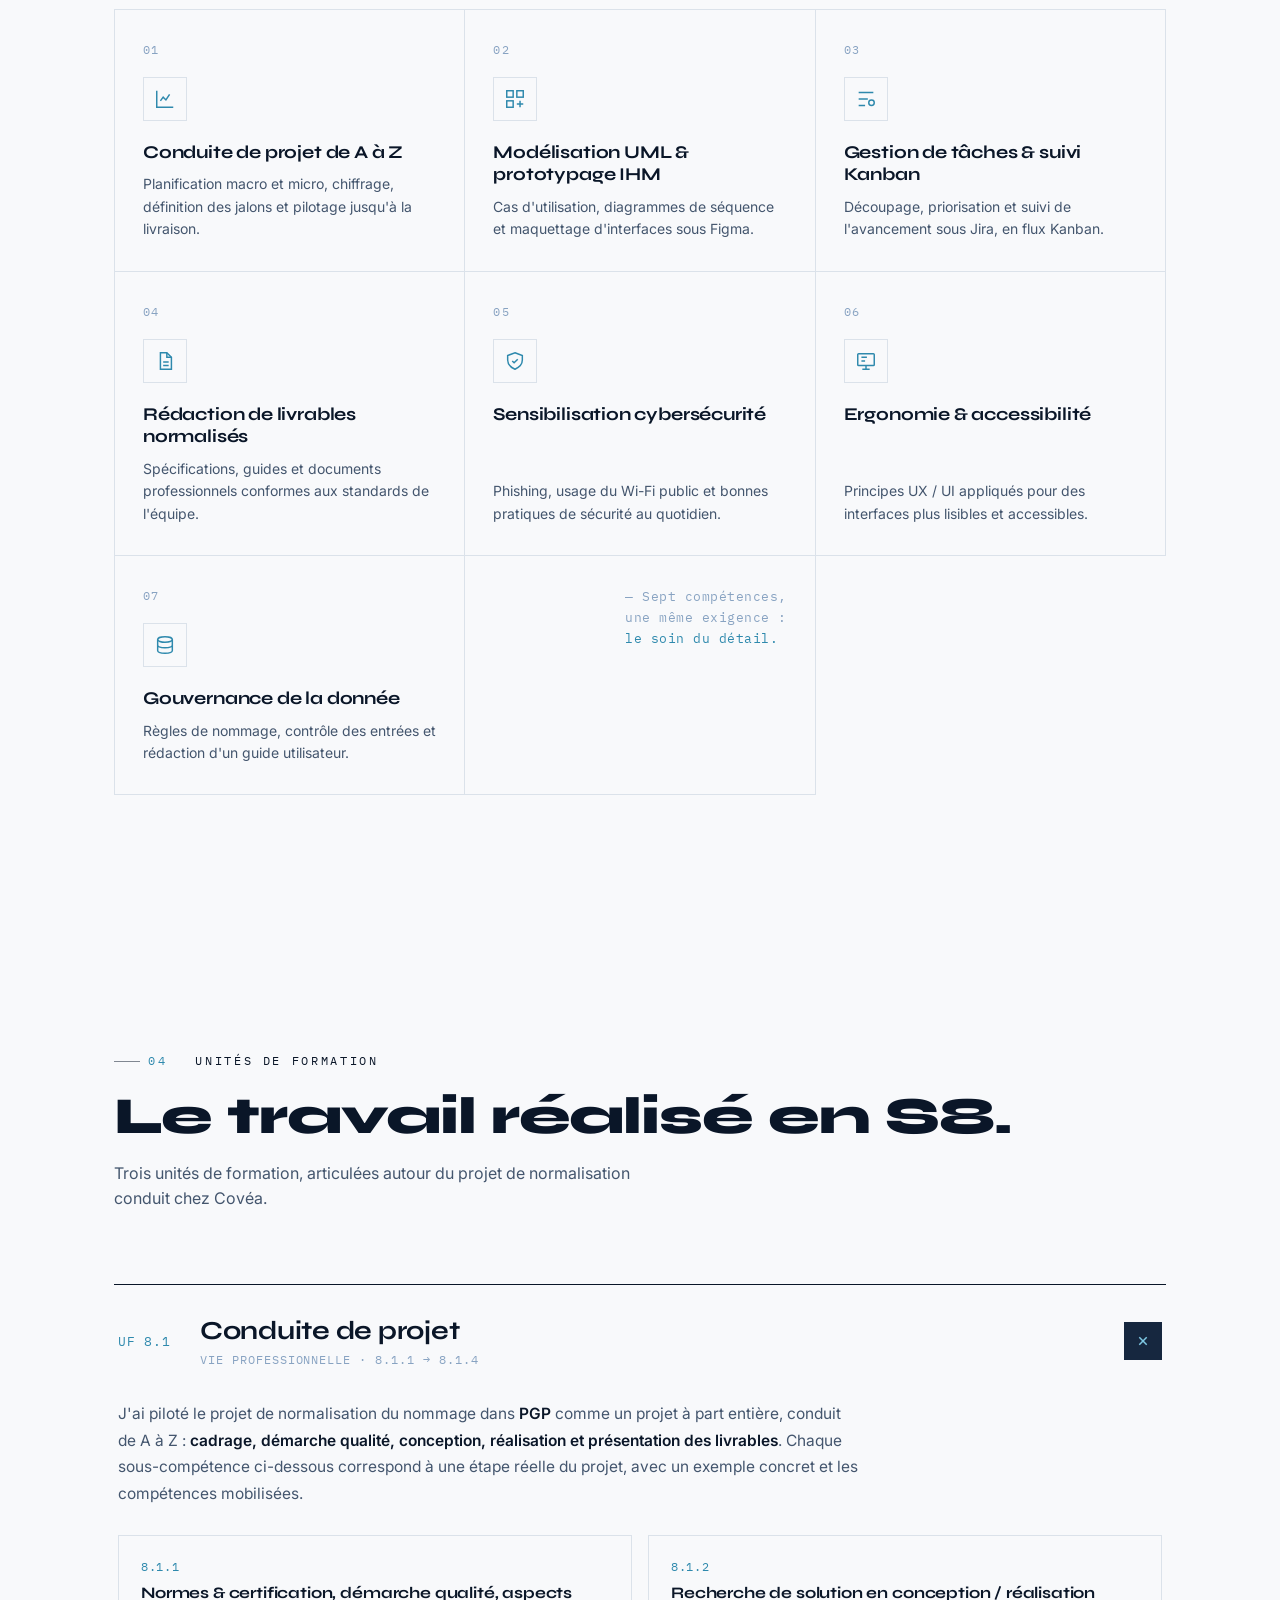
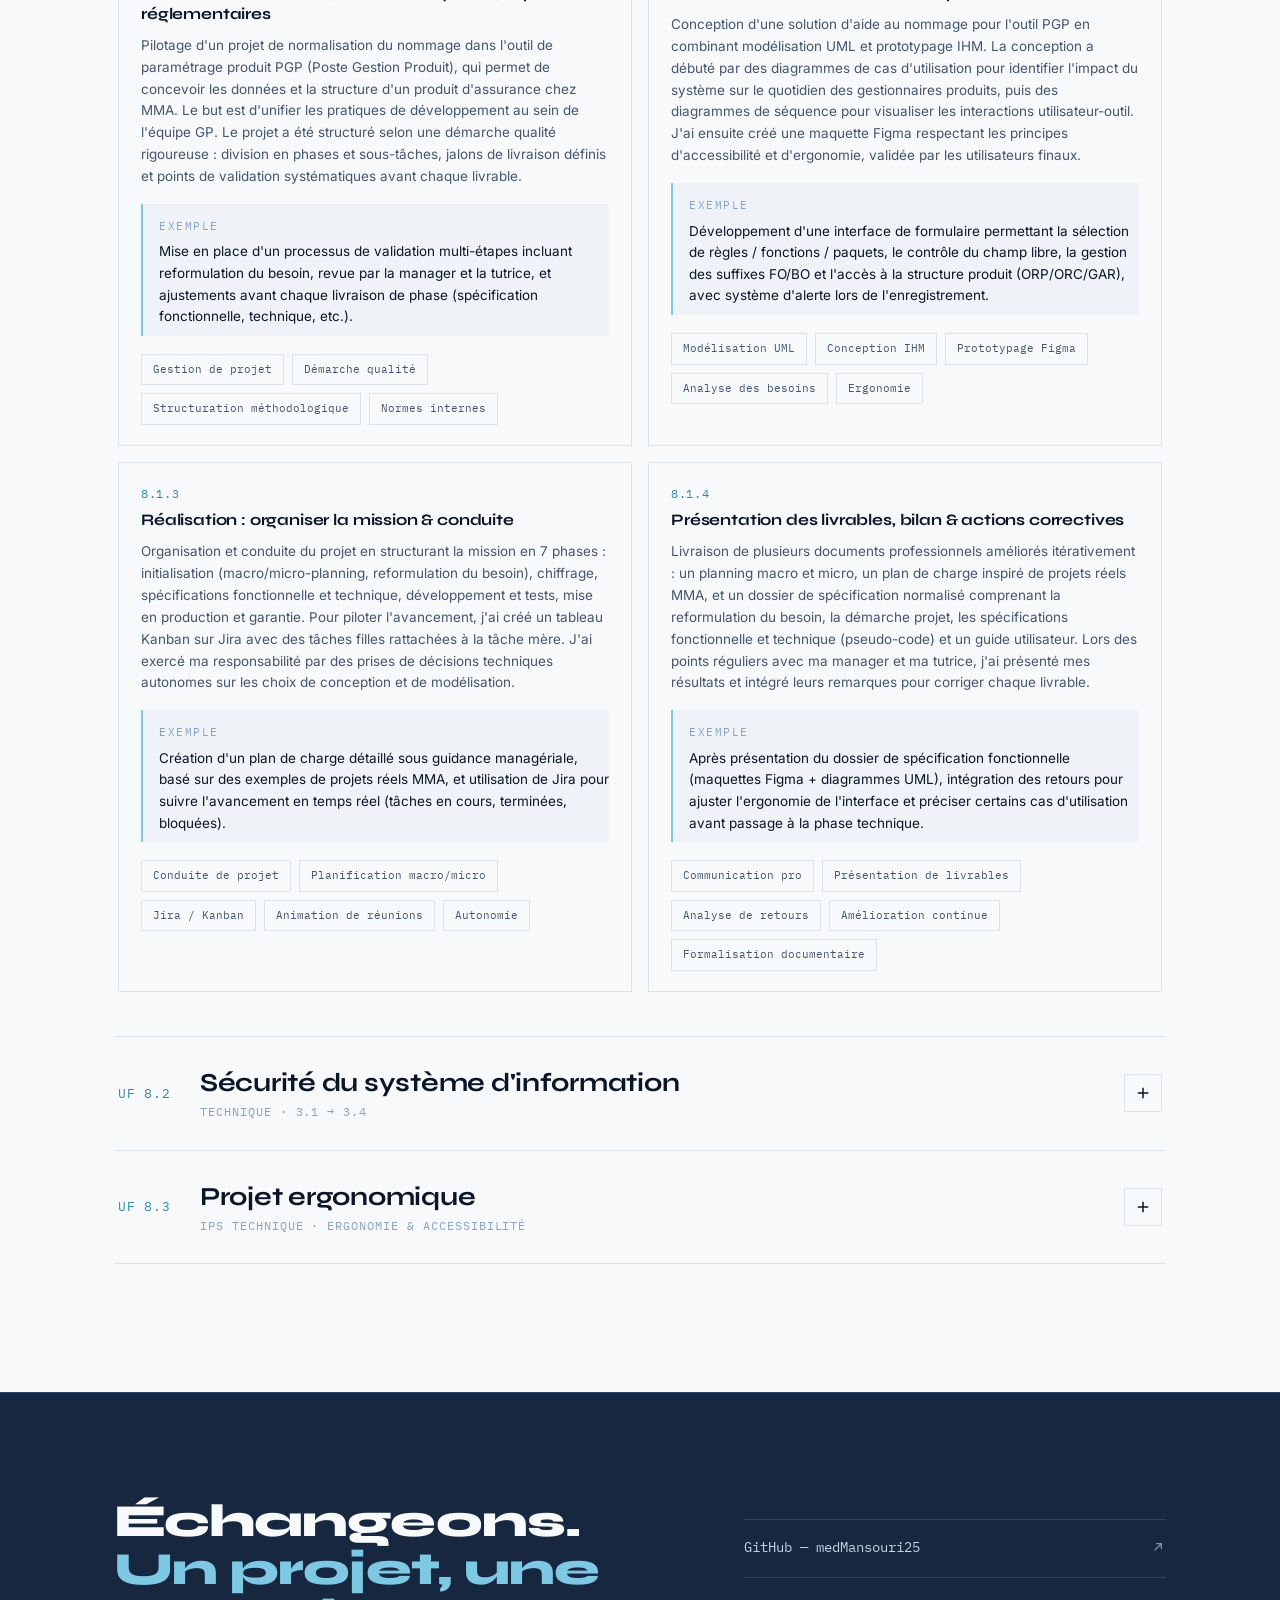
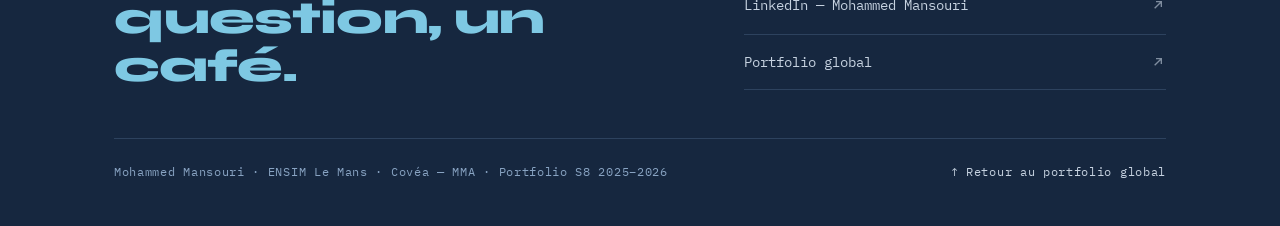
<file: proposition design/s8-portfolio/index.html>
<!DOCTYPE html>
<html lang="fr">
<head>
<meta charset="UTF-8" />
<meta name="viewport" content="width=device-width, initial-scale=1.0" />
<title>Mohammed Mansouri — Portfolio S8 · Covéa (MMA) · ENSIM</title>
<meta name="description" content="Portfolio du semestre 8 — Mohammed Mansouri, apprenti ingénieur chez Covéa (MMA), ENSIM Le Mans." />
<link rel="preconnect" href="https://fonts.googleapis.com" />
<link rel="preconnect" href="https://fonts.gstatic.com" crossorigin />
<link href="https://fonts.googleapis.com/css2?family=Syne:wght@600;700;800&family=Inter:wght@400;500;600&family=IBM+Plex+Mono:wght@400;500&display=swap" rel="stylesheet" />
<style>
/* ============================================================
   TOKENS — "chemise Oxford bien repassée, un matin calme"
   ============================================================ */
:root{
  --navy:        #16273F;   /* fond dominant (éclairci)    */
  --navy-2:      #1E3350;   /* surface sombre légèrement + */
  --navy-line:   #2D425E;   /* hairline sur navy           */
  --sky:         #7EC8E3;   /* accent principal            */
  --oxford:      #88A3C2;   /* accent secondaire, mat      */
  --white:       #F8F9FB;   /* sections claires / texte    */
  --paper:       #F8F9FB;
  --paper-2:     #EFF2F6;   /* surface claire +            */
  --ink:         #0A1628;   /* texte sur clair             */
  --ink-soft:    #44566E;   /* texte secondaire sur clair  */
  --line:        #DBE2EA;   /* hairline sur clair          */
  --mist:        rgba(126,200,227,.0);

  --maxw: 1180px;
  --pad: clamp(20px, 5vw, 64px);
  --ff-display: "Syne", system-ui, sans-serif;
  --ff-body: "Inter", system-ui, sans-serif;
  --ff-mono: "IBM Plex Mono", ui-monospace, monospace;
  --ease: cubic-bezier(.22,.61,.36,1);
}

*{ box-sizing:border-box; margin:0; padding:0; }
html{ scroll-behavior:smooth; }
@media (prefers-reduced-motion: reduce){ html{ scroll-behavior:auto; } }

body{
  font-family:var(--ff-body);
  background:var(--navy);
  color:var(--white);
  line-height:1.6;
  -webkit-font-smoothing:antialiased;
  text-rendering:optimizeLegibility;
  overflow-x:hidden;
}

::selection{ background:var(--sky); color:var(--navy); }

a{ color:inherit; text-decoration:none; }

/* ---- shared layout ---- */
.wrap{ max-width:var(--maxw); margin:0 auto; padding-inline:var(--pad); }
section{ position:relative; }

/* engineering label — mono, tracked out */
.eyebrow{
  font-family:var(--ff-mono);
  font-size:12px;
  letter-spacing:.22em;
  text-transform:uppercase;
  display:inline-flex;
  align-items:center;
  gap:.7em;
}
.eyebrow::before{
  content:"";
  width:26px; height:1px;
  background:currentColor;
  opacity:.5;
}

.sec-index{ color:var(--sky); }

/* section header block */
.sec-head{
  display:grid;
  grid-template-columns: minmax(0,1fr);
  gap:18px;
  margin-bottom:clamp(40px,6vw,72px);
}
.sec-head h2{
  font-family:var(--ff-display);
  font-weight:800;
  font-size:clamp(30px,5vw,52px);
  line-height:1.04;
  letter-spacing:-.02em;
  text-wrap:balance;
}
.sec-head p{ max-width:54ch; }

/* reveal — visible by DEFAULT; hidden state only when JS confirms it can animate */
.reveal{ opacity:1; transform:none; }
@media (prefers-reduced-motion: no-preference){
  .js-anim .reveal{ opacity:0; transform:translateY(22px); transition:opacity .8s var(--ease), transform .8s var(--ease); }
  .js-anim .reveal.in{ opacity:1; transform:none; }
}

/* ============================================================
   NAVBAR
   ============================================================ */
.nav{
  position:fixed; inset:0 0 auto 0; z-index:50;
  background:rgba(22,39,63,.88);
  border-bottom:1px solid var(--navy-line);
  backdrop-filter:saturate(140%) blur(2px);
}
.nav .wrap{ height:76px; display:flex; align-items:center; justify-content:space-between; gap:24px; }
.brand{ display:flex; align-items:center; gap:12px; font-family:var(--ff-mono); font-size:13px; letter-spacing:.04em; }
.brand .mark{
  width:30px; height:30px; flex:none;
  border:1px solid var(--sky);
  display:grid; place-items:center;
  font-family:var(--ff-display); font-weight:800; font-size:13px;
  color:var(--sky);
}
.brand b{ color:var(--white); font-weight:500; }
.brand span{ color:var(--oxford); }

.nav-links{ display:flex; align-items:center; gap:6px; }
.nav-links a{
  font-family:var(--ff-mono); font-size:12.5px; letter-spacing:.04em;
  color:var(--oxford); padding:8px 12px; position:relative;
  transition:color .3s var(--ease);
}
.nav-links a .n{ color:var(--sky); opacity:.7; margin-right:6px; }
.nav-links a:hover{ color:var(--white); }
.nav-links a.active{ color:var(--white); }
.nav-links a.active::after{
  content:""; position:absolute; left:12px; right:12px; bottom:2px; height:1px; background:var(--sky);
}
.nav-cta{ display:flex; gap:8px; }
.icon-btn{
  width:34px; height:34px; flex:none; display:grid; place-items:center;
  border:1px solid var(--navy-line); color:var(--oxford);
  transition:all .3s var(--ease);
}
.icon-btn:hover{ border-color:var(--sky); color:var(--sky); transform:translateY(-1px); }
.icon-btn svg{ width:17px; height:17px; }

.nav-burger{ display:none; width:34px; height:34px; place-items:center; border:1px solid var(--navy-line); color:var(--white); }

@media (max-width:860px){
  .nav-links{ display:none; }
  .nav-burger{ display:grid; }
}

/* ============================================================
   HERO
   ============================================================ */
.hero{ padding:148px 0 96px; position:relative; overflow:hidden; }
/* faint engineering grid */
.hero::before{
  content:""; position:absolute; inset:0; pointer-events:none;
  background-image:
    linear-gradient(var(--navy-line) 1px, transparent 1px),
    linear-gradient(90deg, var(--navy-line) 1px, transparent 1px);
  background-size:64px 64px;
  -webkit-mask-image:radial-gradient(120% 90% at 78% 8%, #000 0%, transparent 62%);
          mask-image:radial-gradient(120% 90% at 78% 8%, #000 0%, transparent 62%);
  opacity:.55;
}
.hero .wrap{ position:relative; }
.hero-grid{
  display:grid;
  grid-template-columns: 1fr;
  gap:clamp(40px,6vw,64px);
}
.hero-meta{
  font-family:var(--ff-mono); font-size:12.5px; letter-spacing:.16em; text-transform:uppercase;
  color:var(--oxford); display:flex; flex-wrap:wrap; gap:10px 22px; margin-bottom:34px;
}
.hero-meta .dot{ color:var(--sky); }
.hero h1{
  font-family:var(--ff-display); font-weight:800;
  font-size:clamp(40px,8vw,104px); line-height:1.0; letter-spacing:-.035em;
  margin-bottom:26px;
}
.hero h1 .ln{ display:block; white-space:nowrap; }
.hero h1 em{ font-style:normal; color:var(--sky); }
.hero-role{
  font-family:var(--ff-mono); font-size:clamp(13px,1.7vw,15px); color:var(--sky);
  letter-spacing:.04em; margin-bottom:28px; display:flex; align-items:center; gap:12px; flex-wrap:wrap;
}
.hero-role .sep{ color:var(--navy-line); }
.hero-lede{
  font-size:clamp(16px,2.1vw,20px); color:#C6D2E0; max-width:58ch; line-height:1.66;
}
.hero-lede b{ color:var(--white); font-weight:500; }
.hero-actions{ display:flex; flex-wrap:wrap; gap:14px; margin-top:42px; }
.btn{
  display:inline-flex; align-items:center; gap:10px;
  font-family:var(--ff-mono); font-size:13px; letter-spacing:.04em;
  padding:13px 20px; border:1px solid var(--navy-line);
  transition:all .35s var(--ease);
}
.btn svg{ width:16px; height:16px; }
.btn-primary{ background:var(--sky); color:var(--navy); border-color:var(--sky); font-weight:500; }
.btn-primary:hover{ background:transparent; color:var(--sky); }
.btn-ghost{ color:var(--white); }
.btn-ghost:hover{ border-color:var(--sky); color:var(--sky); transform:translateY(-2px); }

/* hero side card — "carte d'identité" engineering */
.idcard{
  border:1px solid var(--navy-line); background:var(--navy-2);
  padding:22px 26px; align-self:start; width:100%; max-width:520px; border-radius:4px;
}
.idcard .row{ display:flex; justify-content:space-between; align-items:baseline; gap:24px; padding:13px 0; border-bottom:1px dashed var(--navy-line); font-family:var(--ff-mono); font-size:12.5px; }
.idcard .row:last-child{ border-bottom:0; }
.idcard .k{ color:var(--oxford); letter-spacing:.06em; text-transform:uppercase; white-space:nowrap; }
.idcard .v{ color:var(--white); text-align:right; white-space:nowrap; }
.idcard .v.accent{ color:var(--sky); }

/* tablette : la carte passe sous le bloc texte, alignée à gauche */
@media (max-width:899px){
  .idcard{ max-width:560px; margin-top:8px; }
}
@media (min-width:900px){
  .hero-grid{ grid-template-columns: 1.5fr 0.9fr; align-items:start; gap:48px; }
  .idcard{ justify-self:end; margin-top:6px; }
}
@media (min-width:1200px){
  .hero-grid{ grid-template-columns: 1.5fr 360px; }
}

/* scroll cue */
.scrollcue{ margin-top:72px; font-family:var(--ff-mono); font-size:11px; letter-spacing:.2em; text-transform:uppercase; color:var(--oxford); display:flex; align-items:center; gap:12px; }
.scrollcue .line{ width:54px; height:1px; background:var(--navy-line); position:relative; overflow:hidden; }
.scrollcue .line::after{ content:""; position:absolute; inset:0; width:40%; background:var(--sky); animation:slide 2.6s var(--ease) infinite; }
@keyframes slide{ 0%{ transform:translateX(-110%);} 60%,100%{ transform:translateX(280%);} }
@media (prefers-reduced-motion: reduce){ .scrollcue .line::after{ animation:none; } }

/* ============================================================
   LIGHT SECTIONS
   ============================================================ */
.light{ background:var(--paper); color:var(--ink); }
.light .eyebrow{ color:var(--oxford); }
.light .sec-index{ color:#2E89AD; }
.light .sec-head p{ color:var(--ink-soft); }
.section-pad{ padding:clamp(72px,11vw,128px) 0; }

/* ENTREPRISE */
.ent-grid{ display:grid; gap:clamp(28px,4vw,56px); grid-template-columns:1fr; align-items:start; }
@media (min-width:880px){ .ent-grid{ grid-template-columns: .95fr 1.05fr; } }
.ent-left{ display:flex; flex-direction:column; gap:28px; }
.ent-lede{ font-family:var(--ff-display); font-weight:600; font-size:clamp(21px,2.7vw,30px); line-height:1.32; letter-spacing:-.01em; }
.ent-lede em{ font-style:normal; color:#2E89AD; }
.ent-body p{ color:var(--ink-soft); margin-bottom:18px; max-width:60ch; }
.ent-body p b{ color:var(--ink); font-weight:600; }
.ent-facts{ margin-top:30px; border-top:1px solid var(--line); }
.ent-facts .f{ display:grid; grid-template-columns: 150px 1fr; gap:18px; padding:16px 0; border-bottom:1px solid var(--line); }
.ent-facts .fk{ font-family:var(--ff-mono); font-size:12px; letter-spacing:.08em; text-transform:uppercase; color:var(--oxford); }
.ent-facts .fv{ font-size:15px; }
.ent-facts .fv b{ font-weight:600; }
.mission{
  margin-top:8px; border:1px solid var(--line); border-left:3px solid var(--sky);
  background:var(--paper-2); padding:24px 26px;
}
.mission .mk{ font-family:var(--ff-mono); font-size:11.5px; letter-spacing:.16em; text-transform:uppercase; color:#2E89AD; margin-bottom:10px; }
.mission p{ font-size:16px; color:var(--ink); }
@media (max-width:520px){ .ent-facts .f{ grid-template-columns:1fr; gap:4px; } }

/* ============================================================
   STACK — dark band
   ============================================================ */
.stack{ background:var(--navy); color:var(--white); }
.stack .sec-index{ color:var(--sky); }
.stack .sec-head p{ color:#C6D2E0; }
.stack-group{
  display:grid; grid-template-columns:1fr; gap:14px;
  padding:26px 0; border-top:1px solid var(--navy-line);
}
.stack-group:last-child{ border-bottom:1px solid var(--navy-line); }
.stack-cat{
  font-family:var(--ff-mono); font-size:12.5px; letter-spacing:.1em; text-transform:uppercase;
  color:var(--oxford); display:flex; align-items:baseline; gap:12px;
}
.stack-cat .gi{ color:var(--sky); font-size:11px; }
.tags{ display:flex; flex-wrap:wrap; gap:10px; }
.tag{
  font-family:var(--ff-mono); font-size:13px; letter-spacing:.02em;
  padding:9px 15px; border:1px solid var(--navy-line); color:#D4DEEA;
  transition:all .3s var(--ease); cursor:default;
}
.tag:hover{ border-color:var(--sky); color:var(--sky); transform:translateY(-2px); }
@media (min-width:760px){
  .stack-group{ grid-template-columns: 230px 1fr; gap:32px; align-items:start; }
}

/* ============================================================
   COMPÉTENCES — cards
   ============================================================ */
.comp-grid{ display:grid; grid-template-columns:1fr; border-top:1px solid var(--line); border-left:1px solid var(--line); }
@media (min-width:560px){ .comp-grid{ grid-template-columns:repeat(2,1fr); } }
@media (min-width:1000px){ .comp-grid{ grid-template-columns:repeat(3,1fr); } }
.comp-card{
  background:var(--paper); padding:30px 28px; position:relative;
  border-right:1px solid var(--line); border-bottom:1px solid var(--line);
  transition:background .35s var(--ease); min-height:210px; display:flex; flex-direction:column;
}
.comp-card:hover{ background:var(--paper-2); }
.comp-num{ font-family:var(--ff-mono); font-size:12px; color:var(--oxford); letter-spacing:.1em; }
.comp-ic{
  width:44px; height:44px; margin:18px 0 20px; display:grid; place-items:center;
  border:1px solid var(--line); color:#2E89AD;
  transition:all .35s var(--ease);
}
.comp-card:hover .comp-ic{ border-color:var(--sky); color:var(--navy); background:var(--sky); transform:rotate(-4deg); }
.comp-ic svg{ width:22px; height:22px; }
.comp-card h3{ font-family:var(--ff-display); font-weight:700; font-size:18px; line-height:1.25; letter-spacing:-.01em; margin-bottom:10px; }
.comp-card p{ font-size:14px; color:var(--ink-soft); line-height:1.6; margin-top:auto; }

/* ============================================================
   UF — accordion
   ============================================================ */
.uf{ background:var(--paper); color:var(--ink); }
.uf .sec-index{ color:#2E89AD; }
.uf .sec-head p{ color:var(--ink-soft); }
.acc{ border-top:1px solid var(--ink); }
.acc-item{ border-bottom:1px solid var(--line); }
.acc-head{
  width:100%; background:none; border:0; cursor:pointer; text-align:left;
  display:grid; grid-template-columns:auto 1fr auto; align-items:center; gap:20px;
  padding:30px 4px; font-family:inherit; color:inherit;
  transition:padding-left .35s var(--ease);
}
.acc-head:hover{ padding-left:14px; }
.acc-code{ font-family:var(--ff-mono); font-size:13px; color:#2E89AD; letter-spacing:.06em; min-width:62px; }
.acc-title{ font-family:var(--ff-display); font-weight:700; font-size:clamp(19px,2.6vw,26px); letter-spacing:-.01em; line-height:1.2; }
.acc-title .sub{ display:block; font-family:var(--ff-mono); font-size:12px; font-weight:400; letter-spacing:.08em; text-transform:uppercase; color:var(--oxford); margin-top:7px; }
.acc-toggle{ width:38px; height:38px; flex:none; border:1px solid var(--line); display:grid; place-items:center; color:var(--ink); transition:all .35s var(--ease); }
.acc-toggle svg{ width:18px; height:18px; transition:transform .4s var(--ease); }
.acc-item.open .acc-toggle{ background:var(--navy); border-color:var(--navy); color:var(--sky); }
.acc-item.open .acc-toggle svg{ transform:rotate(45deg); }

.acc-panel{ overflow:hidden; max-height:0; transition:max-height .5s var(--ease); }
.acc-inner{ padding:4px 4px 44px; display:grid; gap:28px; grid-template-columns:1fr; }
.acc-intro{ color:var(--ink-soft); font-size:15.5px; line-height:1.7; max-width:74ch; }
.acc-intro b{ color:var(--ink); font-weight:600; }
.sub-list{ display:grid; gap:16px; }
@media (min-width:980px){ .sub-list{ grid-template-columns:repeat(2,1fr); } }
.sub-item{ border:1px solid var(--line); padding:22px 22px 20px; transition:border-color .3s var(--ease); display:flex; flex-direction:column; background:var(--paper); }
.sub-item:hover{ border-color:var(--oxford); }
.sub-item .sc{ font-family:var(--ff-mono); font-size:11.5px; color:#2E89AD; letter-spacing:.06em; }
.sub-item h4{ font-family:var(--ff-display); font-weight:700; font-size:16px; line-height:1.3; letter-spacing:-.01em; margin:7px 0 10px; }
.sub-item > p{ font-size:13.5px; color:var(--ink-soft); line-height:1.62; }
.ex{ margin-top:16px; border-left:2px solid var(--sky); padding:8px 0 8px 16px; background:var(--paper-2); }
.ex .exk{ font-family:var(--ff-mono); font-size:11px; letter-spacing:.14em; text-transform:uppercase; color:var(--oxford); }
.ex p{ font-size:13.5px; color:var(--ink); margin-top:4px; line-height:1.6; }
.chips{ display:flex; flex-wrap:wrap; gap:8px; margin-top:18px; }
.chip{ font-family:var(--ff-mono); font-size:11px; padding:6px 11px; border:1px solid var(--line); color:var(--ink-soft); background:var(--paper); }
.sub-item:hover .chip{ border-color:var(--line); }

/* ============================================================
   FOOTER
   ============================================================ */
.foot{ background:var(--navy); color:var(--white); padding:clamp(64px,9vw,104px) 0 44px; border-top:1px solid var(--navy-line); }
.foot-top{ display:grid; gap:40px; grid-template-columns:1fr; }
@media (min-width:780px){ .foot-top{ grid-template-columns: 1.4fr 1fr; align-items:end; } }
.foot h2{ font-family:var(--ff-display); font-weight:800; font-size:clamp(28px,5vw,46px); letter-spacing:-.02em; line-height:1.05; }
.foot h2 em{ font-style:normal; color:var(--sky); }
.foot-links{ display:flex; flex-direction:column; gap:2px; }
.foot-links a{
  display:flex; align-items:center; justify-content:space-between; gap:16px;
  font-family:var(--ff-mono); font-size:14px; padding:16px 0; border-top:1px solid var(--navy-line); color:#C6D2E0;
  transition:all .3s var(--ease);
}
.foot-links a:last-child{ border-bottom:1px solid var(--navy-line); }
.foot-links a:hover{ color:var(--sky); padding-left:10px; }
.foot-links a svg{ width:16px; height:16px; opacity:.6; transition:opacity .3s; }
.foot-links a:hover svg{ opacity:1; }
.foot-base{
  margin-top:48px; padding-top:24px; border-top:1px solid var(--navy-line);
  display:flex; flex-wrap:wrap; justify-content:space-between; gap:14px;
  font-family:var(--ff-mono); font-size:11.5px; letter-spacing:.06em; color:var(--oxford);
}
.foot-base .glob{ color:#C6D2E0; }
.foot-base .glob:hover{ color:var(--sky); }

/* mobile menu */
.mmenu{ position:fixed; inset:76px 0 auto 0; z-index:49; background:var(--navy-2); border-bottom:1px solid var(--navy-line); transform:translateY(-12px); opacity:0; pointer-events:none; transition:all .3s var(--ease); }
.mmenu.open{ transform:none; opacity:1; pointer-events:auto; }
.mmenu a{ display:block; padding:15px var(--pad); border-bottom:1px solid var(--navy-line); font-family:var(--ff-mono); font-size:14px; color:#C6D2E0; }
.mmenu a .n{ color:var(--sky); margin-right:10px; }

/* ============================================================
   RESPONSIVE — ajustements mobile / tablette
   ============================================================ */
@media (max-width:860px){
  /* la marque ne doit pas chevaucher le burger */
  .brand{ min-width:0; overflow:hidden; }
  .brand span{ white-space:nowrap; overflow:hidden; text-overflow:ellipsis; }
}
@media (max-width:600px){
  .hero{ padding:120px 0 72px; }
  .hero-meta{ gap:8px 16px; margin-bottom:26px; }
  .hero-actions .btn{ flex:1 1 auto; justify-content:center; }
  .scrollcue{ margin-top:48px; }
  .brand span{ font-size:12px; }
  .section-pad{ padding:64px 0; }
  .sec-head{ margin-bottom:36px; }
  .ent-facts .f{ grid-template-columns:1fr; gap:4px; }
  .acc-head{ gap:12px; padding:24px 2px; }
  .acc-code{ min-width:48px; font-size:12px; }
  .foot-links a{ flex-wrap:wrap; }
}
@media (max-width:380px){
  .stack-cat{ flex-wrap:wrap; }
}
</style>
</head>
<body>
<template id="__bundler_thumbnail" data-bg-color="#0A1628">
  <svg viewBox="0 0 1200 800" xmlns="http://www.w3.org/2000/svg">
    <rect width="1200" height="800" fill="#0A1628"/>
    <rect x="470" y="300" width="260" height="200" fill="none" stroke="#7EC8E3" stroke-width="6"/>
    <text x="600" y="438" font-family="Syne, sans-serif" font-size="120" font-weight="800" fill="#7EC8E3" text-anchor="middle">MM</text>
  </svg>
</template>

<!-- ============ NAV ============ -->
<nav class="nav">
  <div class="wrap">
    <a class="brand" href="#top">
      <span><b>Mohammed Mansouri</b> · Portfolio S8</span>
    </a>
    <div class="nav-links" id="navLinks">
      <a href="#entreprise"><span class="n">01</span>Entreprise</a>
      <a href="#stack"><span class="n">02</span>Stack</a>
      <a href="#competences"><span class="n">03</span>Compétences</a>
      <a href="#formation"><span class="n">04</span>Formation</a>
    </div>
    <div class="nav-cta">
      <a class="icon-btn" href="https://github.com/medMansouri25" target="_blank" rel="noopener" aria-label="GitHub">
        <svg viewBox="0 0 24 24" fill="currentColor"><path d="M12 .5C5.7.5.5 5.7.5 12c0 5.1 3.3 9.4 7.9 10.9.6.1.8-.3.8-.6v-2c-3.2.7-3.9-1.5-3.9-1.5-.5-1.3-1.3-1.7-1.3-1.7-1.1-.7.1-.7.1-.7 1.2.1 1.8 1.2 1.8 1.2 1 1.8 2.7 1.3 3.4 1 .1-.8.4-1.3.7-1.6-2.6-.3-5.3-1.3-5.3-5.7 0-1.3.5-2.3 1.2-3.1-.1-.3-.5-1.5.1-3.1 0 0 1-.3 3.3 1.2a11.5 11.5 0 016 0C17 4.6 18 4.9 18 4.9c.6 1.6.2 2.8.1 3.1.8.8 1.2 1.8 1.2 3.1 0 4.4-2.7 5.4-5.3 5.7.4.4.8 1.1.8 2.2v3.3c0 .3.2.7.8.6 4.6-1.5 7.9-5.8 7.9-10.9C23.5 5.7 18.3.5 12 .5z"/></svg>
      </a>
      <a class="icon-btn" href="https://www.linkedin.com/in/mohammed-m-47475526b/" target="_blank" rel="noopener" aria-label="LinkedIn">
        <svg viewBox="0 0 24 24" fill="currentColor"><path d="M20.4 3H3.6C3.3 3 3 3.3 3 3.6v16.8c0 .3.3.6.6.6h16.8c.3 0 .6-.3.6-.6V3.6c0-.3-.3-.6-.6-.6zM8.3 18.3H5.5V9.7h2.8v8.6zM6.9 8.5a1.6 1.6 0 110-3.3 1.6 1.6 0 010 3.3zM18.5 18.3h-2.8v-4.2c0-1 0-2.3-1.4-2.3s-1.6 1.1-1.6 2.2v4.3H9.9V9.7h2.7v1.2h.1c.4-.7 1.3-1.4 2.6-1.4 2.8 0 3.3 1.8 3.3 4.2v4.6z"/></svg>
      </a>
    </div>
    <button class="nav-burger" id="burger" aria-label="Menu">
      <svg viewBox="0 0 24 24" width="18" height="18" fill="none" stroke="currentColor" stroke-width="2"><path d="M4 7h16M4 12h16M4 17h16"/></svg>
    </button>
  </div>
</nav>
<div class="mmenu" id="mmenu">
  <a href="#entreprise"><span class="n">01</span>Entreprise</a>
  <a href="#stack"><span class="n">02</span>Stack technique</a>
  <a href="#competences"><span class="n">03</span>Compétences</a>
  <a href="#formation"><span class="n">04</span>Formation</a>
</div>

<!-- ============ HERO ============ -->
<header class="hero" id="top">
  <div class="wrap">
    <div class="hero-grid">
      <div>
        <div class="hero-meta reveal">
          <span><span class="dot">◆</span> Le Mans, France</span>
          <span>Semestre 8 · 2025 / 2026</span>
          <span>Apprentissage</span>
        </div>
        <h1 class="reveal">
          <span class="ln">Mohammed</span>
          <span class="ln">Mansouri<em>.</em></span>
        </h1>
        <div class="hero-role reveal">
          Apprenti Ingénieur <span class="sep">/</span> Covéa — MMA <span class="sep">/</span> ENSIM Le Mans
        </div>
        <p class="hero-lede reveal">
          Étudiant ingénieur en 2<sup>e</sup> année à l'ENSIM, spécialité <b>informatique</b>,
          apprenti au sein de la division <b>SIGMMA IARD</b> chez Covéa (MMA). Ce portfolio
          retrace le travail conduit durant mon semestre&nbsp;8 — un projet mené de l'analyse
          à la mise en production.
        </p>
        <div class="hero-actions reveal">
          <a class="btn btn-primary" href="https://github.com/medMansouri25" target="_blank" rel="noopener">
            <svg viewBox="0 0 24 24" fill="currentColor"><path d="M12 .5C5.7.5.5 5.7.5 12c0 5.1 3.3 9.4 7.9 10.9.6.1.8-.3.8-.6v-2c-3.2.7-3.9-1.5-3.9-1.5-.5-1.3-1.3-1.7-1.3-1.7-1.1-.7.1-.7.1-.7 1.2.1 1.8 1.2 1.8 1.2 1 1.8 2.7 1.3 3.4 1 .1-.8.4-1.3.7-1.6-2.6-.3-5.3-1.3-5.3-5.7 0-1.3.5-2.3 1.2-3.1-.1-.3-.5-1.5.1-3.1 0 0 1-.3 3.3 1.2a11.5 11.5 0 016 0C17 4.6 18 4.9 18 4.9c.6 1.6.2 2.8.1 3.1.8.8 1.2 1.8 1.2 3.1 0 4.4-2.7 5.4-5.3 5.7.4.4.8 1.1.8 2.2v3.3c0 .3.2.7.8.6 4.6-1.5 7.9-5.8 7.9-10.9C23.5 5.7 18.3.5 12 .5z"/></svg>
            GitHub
          </a>
          <a class="btn btn-ghost" href="https://www.linkedin.com/in/mohammed-m-47475526b/" target="_blank" rel="noopener">
            <svg viewBox="0 0 24 24" fill="currentColor"><path d="M20.4 3H3.6C3.3 3 3 3.3 3 3.6v16.8c0 .3.3.6.6.6h16.8c.3 0 .6-.3.6-.6V3.6c0-.3-.3-.6-.6-.6zM8.3 18.3H5.5V9.7h2.8v8.6zM6.9 8.5a1.6 1.6 0 110-3.3 1.6 1.6 0 010 3.3zM18.5 18.3h-2.8v-4.2c0-1 0-2.3-1.4-2.3s-1.6 1.1-1.6 2.2v4.3H9.9V9.7h2.7v1.2h.1c.4-.7 1.3-1.4 2.6-1.4 2.8 0 3.3 1.8 3.3 4.2v4.6z"/></svg>
            LinkedIn
          </a>
        </div>
      </div>
    </div>

    <div class="scrollcue reveal"><span class="line"></span> Défiler — le semestre en détail</div>
  </div>
</header>

<!-- ============ 01 · ENTREPRISE ============ -->
<section class="light section-pad" id="entreprise">
  <div class="wrap">
    <div class="sec-head">
      <span class="eyebrow reveal"><span class="sec-index">01</span>&nbsp;&nbsp;Le contexte</span>
      <h2 class="reveal">L'alternance, chez Covéa.</h2>
    </div>

    <div class="ent-grid">
      <div class="ent-left">
        <p class="ent-lede reveal">
          Une année passée au plus près du métier de l'assurance —
          à comprendre un produit avant d'en <em>améliorer l'outillage</em>.
        </p>
        <div class="mission reveal">
          <div class="mk">Mission du semestre</div>
          <p>Conduire de bout en bout la normalisation du nommage dans l'outil PGP — analyse,
            spécification, modélisation, suivi et mise en production.</p>
        </div>
      </div>

      <div class="ent-body">
        <p class="reveal">
          J'effectue mon alternance au sein de la division <b>SIGMMA IARD</b> de Covéa (MMA),
          dans l'équipe <b>Gestion Produit (GP)</b>. L'équipe pilote les produits d'assurance
          <b>IARD</b> (Incendie, Accidents et Risques Divers) au travers d'un outil interne
          baptisé <b>PGP</b> (Poste Gestion Produit), développé en <b>Smalltalk</b>, un langage
          de programmation orienté objet utilisé par l'entreprise depuis de nombreuses années.
        </p>
        <p class="reveal">
          Ce semestre, j'ai conduit de A à Z un projet de <b>normalisation du nommage</b> dans
          PGP — depuis la phase d'analyse jusqu'à la <b>mise en production</b>. Un travail qui
          touche à la fois à la rigueur fonctionnelle, à la gouvernance de la donnée et à
          l'expérience des gestionnaires qui utilisent l'outil au quotidien.
        </p>

        <div class="ent-facts reveal">
          <div class="f"><span class="fk">Entreprise</span><span class="fv"><b>Covéa</b> — MMA IARD, Le Mans</span></div>
          <div class="f"><span class="fk">Période</span><span class="fv">Semestre 8 · 2025 / 2026</span></div>
          <div class="f"><span class="fk">Division</span><span class="fv">SIGMMA IARD — équipe Gestion Produit</span></div>
          <div class="f"><span class="fk">Domaine</span><span class="fv">Assurance IARD</span></div>
        </div>
      </div>
    </div>
  </div>
</section>

<!-- ============ 02 · STACK ============ -->
<section class="stack section-pad" id="stack">
  <div class="wrap">
    <div class="sec-head">
      <span class="eyebrow reveal"><span class="sec-index">02</span>&nbsp;&nbsp;Outillage</span>
      <h2 class="reveal">Stack technique mobilisée.</h2>
      <p class="reveal">Les langages, méthodes et outils que j'ai mis en œuvre durant ce semestre, regroupés par nature.</p>
    </div>

    <div class="stack-group reveal">
      <div class="stack-cat"><span class="gi">A.</span> Langage &amp; outil métier</div>
      <div class="tags">
        <span class="tag">Smalltalk</span>
        <span class="tag">PGP — Poste Gestion Produit</span>
      </div>
    </div>
    <div class="stack-group reveal">
      <div class="stack-cat"><span class="gi">B.</span> Modélisation</div>
      <div class="tags">
        <span class="tag">UML — cas d'utilisation</span>
        <span class="tag">UML — diagramme de séquence</span>
        <span class="tag">Figma</span>
      </div>
    </div>
    <div class="stack-group reveal">
      <div class="stack-cat"><span class="gi">C.</span> Gestion de projet</div>
      <div class="tags">
        <span class="tag">Jira</span>
        <span class="tag">Kanban</span>
        <span class="tag">Confluence</span>
      </div>
    </div>
    <div class="stack-group reveal">
      <div class="stack-cat"><span class="gi">D.</span> Méthodes</div>
      <div class="tags">
        <span class="tag">Cycle en V</span>
        <span class="tag">Démarche qualité</span>
        <span class="tag">Spécification fonctionnelle</span>
        <span class="tag">Spécification technique</span>
      </div>
    </div>
  </div>
</section>

<!-- ============ 03 · COMPÉTENCES ============ -->
<section class="light section-pad" id="competences">
  <div class="wrap">
    <div class="sec-head">
      <span class="eyebrow reveal"><span class="sec-index">03</span>&nbsp;&nbsp;Acquis</span>
      <h2 class="reveal">Compétences acquises ce semestre.</h2>
      <p class="reveal">Sept savoir-faire consolidés au fil du projet — du pilotage à la rigueur documentaire.</p>
    </div>

    <div class="comp-grid">
      <article class="comp-card reveal">
        <span class="comp-num">01</span>
        <span class="comp-ic">
          <svg viewBox="0 0 24 24" fill="none" stroke="currentColor" stroke-width="1.6"><path d="M3 3v18h18"/><path d="M7 14l3-4 3 3 4-6"/></svg>
        </span>
        <h3>Conduite de projet de A à Z</h3>
        <p>Planification macro et micro, chiffrage, définition des jalons et pilotage jusqu'à la livraison.</p>
      </article>

      <article class="comp-card reveal">
        <span class="comp-num">02</span>
        <span class="comp-ic">
          <svg viewBox="0 0 24 24" fill="none" stroke="currentColor" stroke-width="1.6"><rect x="3" y="3" width="7" height="7"/><rect x="14" y="3" width="7" height="7"/><rect x="3" y="14" width="7" height="7"/><path d="M14 17.5h7M17.5 14v7"/></svg>
        </span>
        <h3>Modélisation UML &amp; prototypage IHM</h3>
        <p>Cas d'utilisation, diagrammes de séquence et maquettage d'interfaces sous Figma.</p>
      </article>

      <article class="comp-card reveal">
        <span class="comp-num">03</span>
        <span class="comp-ic">
          <svg viewBox="0 0 24 24" fill="none" stroke="currentColor" stroke-width="1.6"><path d="M4 5h16M4 12h10M4 19h7"/><circle cx="18" cy="16" r="3"/></svg>
        </span>
        <h3>Gestion de tâches &amp; suivi Kanban</h3>
        <p>Découpage, priorisation et suivi de l'avancement sous Jira, en flux Kanban.</p>
      </article>

      <article class="comp-card reveal">
        <span class="comp-num">04</span>
        <span class="comp-ic">
          <svg viewBox="0 0 24 24" fill="none" stroke="currentColor" stroke-width="1.6"><path d="M7 3h7l5 5v13H7z"/><path d="M14 3v5h5M10 13h6M10 17h6"/></svg>
        </span>
        <h3>Rédaction de livrables normalisés</h3>
        <p>Spécifications, guides et documents professionnels conformes aux standards de l'équipe.</p>
      </article>

      <article class="comp-card reveal">
        <span class="comp-num">05</span>
        <span class="comp-ic">
          <svg viewBox="0 0 24 24" fill="none" stroke="currentColor" stroke-width="1.6"><path d="M12 3l8 3v5c0 5-3.5 8-8 10-4.5-2-8-5-8-10V6z"/><path d="M9 12l2 2 4-4"/></svg>
        </span>
        <h3>Sensibilisation cybersécurité</h3>
        <p>Phishing, usage du Wi-Fi public et bonnes pratiques de sécurité au quotidien.</p>
      </article>

      <article class="comp-card reveal">
        <span class="comp-num">06</span>
        <span class="comp-ic">
          <svg viewBox="0 0 24 24" fill="none" stroke="currentColor" stroke-width="1.6"><rect x="3" y="4" width="18" height="13" rx="1"/><path d="M8 21h8M12 17v4M7 8h6M7 12h4"/></svg>
        </span>
        <h3>Ergonomie &amp; accessibilité</h3>
        <p>Principes UX / UI appliqués pour des interfaces plus lisibles et accessibles.</p>
      </article>

      <article class="comp-card reveal">
        <span class="comp-num">07</span>
        <span class="comp-ic">
          <svg viewBox="0 0 24 24" fill="none" stroke="currentColor" stroke-width="1.6"><ellipse cx="12" cy="6" rx="8" ry="3"/><path d="M4 6v6c0 1.7 3.6 3 8 3s8-1.3 8-3V6M4 12v6c0 1.7 3.6 3 8 3s8-1.3 8-3v-6"/></svg>
        </span>
        <h3>Gouvernance de la donnée</h3>
        <p>Règles de nommage, contrôle des entrées et rédaction d'un guide utilisateur.</p>
      </article>

      <article class="comp-card reveal" style="display:flex; align-items:flex-end;">
        <p style="font-family:var(--ff-mono); font-size:12.5px; color:var(--oxford); letter-spacing:.04em; line-height:1.7; margin:0;">
          — Sept compétences,<br/>une même exigence&nbsp;:<br/><span style="color:#2E89AD;">le soin du détail.</span>
        </p>
      </article>
    </div>
  </div>
</section>

<!-- ============ 04 · FORMATION / UF ============ -->
<section class="uf section-pad" id="formation">
  <div class="wrap">
    <div class="sec-head">
      <span class="eyebrow reveal"><span class="sec-index">04</span>&nbsp;&nbsp;Unités de Formation</span>
      <h2 class="reveal">Le travail réalisé en S8.</h2>
      <p class="reveal">Trois unités de formation, articulées autour du projet de normalisation conduit chez Covéa.</p>
    </div>

    <div class="acc" id="acc">
      <!-- UF 8.1 -->
      <div class="acc-item open">
        <button class="acc-head" aria-expanded="true">
          <span class="acc-code">UF 8.1</span>
          <span class="acc-title">Conduite de projet<span class="sub">Vie professionnelle · 8.1.1 → 8.1.4</span></span>
          <span class="acc-toggle"><svg viewBox="0 0 24 24" fill="none" stroke="currentColor" stroke-width="2"><path d="M12 5v14M5 12h14"/></svg></span>
        </button>
        <div class="acc-panel">
          <div class="acc-inner">
            <p class="acc-intro">
              J'ai piloté le projet de normalisation du nommage dans <b>PGP</b> comme un projet à part
              entière, conduit de A à Z&nbsp;: <b>cadrage, démarche qualité, conception, réalisation
              et présentation des livrables</b>. Chaque sous-compétence ci-dessous correspond à une
              étape réelle du projet, avec un exemple concret et les compétences mobilisées.
            </p>
            <div class="sub-list">
              <div class="sub-item">
                <span class="sc">8.1.1</span>
                <h4>Normes &amp; certification, démarche qualité, aspects réglementaires</h4>
                <p>Pilotage d'un projet de normalisation du nommage dans l'outil de paramétrage produit PGP (Poste Gestion Produit), qui permet de concevoir les données et la structure d'un produit d'assurance chez MMA. Le but est d'unifier les pratiques de développement au sein de l'équipe GP. Le projet a été structuré selon une démarche qualité rigoureuse : division en phases et sous-tâches, jalons de livraison définis et points de validation systématiques avant chaque livrable.</p>
                <div class="ex"><span class="exk">Exemple</span><p>Mise en place d'un processus de validation multi-étapes incluant reformulation du besoin, revue par la manager et la tutrice, et ajustements avant chaque livraison de phase (spécification fonctionnelle, technique, etc.).</p></div>
                <div class="chips"><span class="chip">Gestion de projet</span><span class="chip">Démarche qualité</span><span class="chip">Structuration méthodologique</span><span class="chip">Normes internes</span></div>
              </div>
              <div class="sub-item">
                <span class="sc">8.1.2</span>
                <h4>Recherche de solution en conception / réalisation</h4>
                <p>Conception d'une solution d'aide au nommage pour l'outil PGP en combinant modélisation UML et prototypage IHM. La conception a débuté par des diagrammes de cas d'utilisation pour identifier l'impact du système sur le quotidien des gestionnaires produits, puis des diagrammes de séquence pour visualiser les interactions utilisateur-outil. J'ai ensuite créé une maquette Figma respectant les principes d'accessibilité et d'ergonomie, validée par les utilisateurs finaux.</p>
                <div class="ex"><span class="exk">Exemple</span><p>Développement d'une interface de formulaire permettant la sélection de règles / fonctions / paquets, le contrôle du champ libre, la gestion des suffixes FO/BO et l'accès à la structure produit (ORP/ORC/GAR), avec système d'alerte lors de l'enregistrement.</p></div>
                <div class="chips"><span class="chip">Modélisation UML</span><span class="chip">Conception IHM</span><span class="chip">Prototypage Figma</span><span class="chip">Analyse des besoins</span><span class="chip">Ergonomie</span></div>
              </div>
              <div class="sub-item">
                <span class="sc">8.1.3</span>
                <h4>Réalisation : organiser la mission &amp; conduite</h4>
                <p>Organisation et conduite du projet en structurant la mission en 7 phases : initialisation (macro/micro-planning, reformulation du besoin), chiffrage, spécifications fonctionnelle et technique, développement et tests, mise en production et garantie. Pour piloter l'avancement, j'ai créé un tableau Kanban sur Jira avec des tâches filles rattachées à la tâche mère. J'ai exercé ma responsabilité par des prises de décisions techniques autonomes sur les choix de conception et de modélisation.</p>
                <div class="ex"><span class="exk">Exemple</span><p>Création d'un plan de charge détaillé sous guidance managériale, basé sur des exemples de projets réels MMA, et utilisation de Jira pour suivre l'avancement en temps réel (tâches en cours, terminées, bloquées).</p></div>
                <div class="chips"><span class="chip">Conduite de projet</span><span class="chip">Planification macro/micro</span><span class="chip">Jira / Kanban</span><span class="chip">Animation de réunions</span><span class="chip">Autonomie</span></div>
              </div>
              <div class="sub-item">
                <span class="sc">8.1.4</span>
                <h4>Présentation des livrables, bilan &amp; actions correctives</h4>
                <p>Livraison de plusieurs documents professionnels améliorés itérativement : un planning macro et micro, un plan de charge inspiré de projets réels MMA, et un dossier de spécification normalisé comprenant la reformulation du besoin, la démarche projet, les spécifications fonctionnelle et technique (pseudo-code) et un guide utilisateur. Lors des points réguliers avec ma manager et ma tutrice, j'ai présenté mes résultats et intégré leurs remarques pour corriger chaque livrable.</p>
                <div class="ex"><span class="exk">Exemple</span><p>Après présentation du dossier de spécification fonctionnelle (maquettes Figma + diagrammes UML), intégration des retours pour ajuster l'ergonomie de l'interface et préciser certains cas d'utilisation avant passage à la phase technique.</p></div>
                <div class="chips"><span class="chip">Communication pro</span><span class="chip">Présentation de livrables</span><span class="chip">Analyse de retours</span><span class="chip">Amélioration continue</span><span class="chip">Formalisation documentaire</span></div>
              </div>
            </div>
          </div>
        </div>
      </div>

      <!-- UF 8.2 -->
      <div class="acc-item">
        <button class="acc-head" aria-expanded="false">
          <span class="acc-code">UF 8.2</span>
          <span class="acc-title">Sécurité du système d'information<span class="sub">Technique · 3.1 → 3.4</span></span>
          <span class="acc-toggle"><svg viewBox="0 0 24 24" fill="none" stroke="currentColor" stroke-width="2"><path d="M12 5v14M5 12h14"/></svg></span>
        </button>
        <div class="acc-panel">
          <div class="acc-inner">
            <p class="acc-intro">
              Une montée en compétence sur les <b>fondamentaux de la sécurité du SI</b>, indispensable
              dans un grand groupe d'assurance manipulant des données sensibles — depuis la
              sensibilisation aux cyberattaques jusqu'à la <b>gouvernance de la donnée</b> appliquée
              au projet de normalisation.
            </p>
            <div class="sub-list">
              <div class="sub-item">
                <span class="sc">3.1</span>
                <h4>Identifier les risques d'une cyberattaque</h4>
                <p>Participation à une formation gamifiée sur la cybersécurité dispensée en interne chez MMA (groupe Covéa), couvrant les principales menaces en environnement professionnel : création de mots de passe robustes, sécurisation du matériel et des connexions réseau, identification des bonnes et mauvaises pratiques, détection d'e-mails de phishing, communication sécurisée sur les réseaux sociaux.</p>
                <div class="ex"><span class="exk">Exemple</span><p>Mise en situation sur les risques liés aux réseaux Wi-Fi publics — un collaborateur en déplacement se connecte à un réseau non sécurisé, exposant les données du groupe. L'exercice a permis d'identifier les bons réflexes : VPN d'entreprise, vérification du réseau, évitement des connexions sensibles hors réseau sécurisé.</p></div>
                <div class="chips"><span class="chip">Sensibilisation cybersécurité</span><span class="chip">Identification des menaces</span><span class="chip">Bonnes pratiques</span><span class="chip">Hygiène informatique</span></div>
              </div>
              <div class="sub-item">
                <span class="sc">3.2</span>
                <h4>Comprendre le web dans un SI complexe</h4>
                <p>Dans le cadre du projet de normalisation, j'ai appréhendé l'architecture du système d'information interne, notamment le fonctionnement de l'outil PGP développé en Smalltalk et son intégration dans l'environnement applicatif global. J'ai pris conscience des échanges entre les couches applicatives — interface utilisateur, couche métier, données produit — et de la manière dont ces flux conditionnent la sécurité et la cohérence du SI.</p>
                <div class="ex"><span class="exk">Exemple</span><p>Analyse des interactions entre l'interface IHM de l'outil de nommage, le validateur de règles et le générateur de noms, modélisées via des diagrammes de séquence UML — permettant d'identifier les points d'échange critiques et les risques d'incohérence de données.</p></div>
                <div class="chips"><span class="chip">Architecture SI</span><span class="chip">Flux applicatifs</span><span class="chip">Modélisation UML</span><span class="chip">Analyse inter-composants</span></div>
              </div>
              <div class="sub-item">
                <span class="sc">3.3</span>
                <h4>Connaître les failles &amp; dispositifs de sécurité</h4>
                <p>L'environnement de travail chez MMA est soumis à des exigences de sécurité strictes (gestion des accès, confidentialité des données produit, contrôle des modifications en production). J'ai été sensibilisé aux failles courantes des outils internes : accès non contrôlés, absence de validation des entrées, nommages hétérogènes générant des incohérences. Le projet de normalisation répond lui-même à une faille organisationnelle.</p>
                <div class="ex"><span class="exk">Exemple</span><p>Intégration d'un système de contrôle et d'alerte dans l'outil de nommage — lors de l'enregistrement, une validation détecte les noms non conformes aux conventions définies, empêchant l'introduction de données incohérentes dans l'outil PGP.</p></div>
                <div class="chips"><span class="chip">Identification des failles</span><span class="chip">Contrôle des entrées</span><span class="chip">Validation des données</span><span class="chip">Security by design</span></div>
              </div>
              <div class="sub-item">
                <span class="sc">3.4</span>
                <h4>Proposer une politique de sécurité du SI</h4>
                <p>La démarche de normalisation du nommage s'apparente à la mise en place d'une politique de gouvernance de la donnée — composante essentielle de toute politique de sécurité SI. En définissant des règles de nommage obligatoires, un processus de validation multi-étapes et un guide utilisateur, j'ai contribué à formaliser un cadre de référence interne garantissant cohérence, traçabilité et maintenabilité.</p>
                <div class="ex"><span class="exk">Exemple</span><p>Rédaction d'un dossier de spécification normalisé comprenant les règles de nommage, les cas d'erreur gérés et un guide d'utilisation — base documentaire réutilisable pour encadrer les pratiques de l'équipe GP et réduire les risques d'erreurs en production.</p></div>
                <div class="chips"><span class="chip">Gouvernance de la donnée</span><span class="chip">Politiques internes</span><span class="chip">Documentation normative</span><span class="chip">Réduction des risques SI</span></div>
              </div>
            </div>
          </div>
        </div>
      </div>

      <!-- UF 8.3 -->
      <div class="acc-item">
        <button class="acc-head" aria-expanded="false">
          <span class="acc-code">UF 8.3</span>
          <span class="acc-title">Projet ergonomique<span class="sub">IPS Technique · ergonomie &amp; accessibilité</span></span>
          <span class="acc-toggle"><svg viewBox="0 0 24 24" fill="none" stroke="currentColor" stroke-width="2"><path d="M12 5v14M5 12h14"/></svg></span>
        </button>
        <div class="acc-panel">
          <div class="acc-inner">
            <p class="acc-intro">
              Conception et réalisation de la <b>maquette IHM de l'outil de normalisation du nommage PGP</b>,
              en appliquant les principes fondamentaux de l'ergonomie logicielle et de l'accessibilité
              numérique — répondre aux besoins des gestionnaires produits tout en respectant les
              contraintes de l'environnement existant (développé en Smalltalk).
            </p>
            <div class="sub-list">
              <div class="sub-item" style="grid-column:1 / -1;">
                <span class="sc">8.3</span>
                <h4>Conception de la maquette IHM de l'outil de normalisation</h4>
                <p>La démarche a débuté par une phase d'analyse des besoins utilisateurs, puis une conception itérative sur Figma, avec des allers-retours réguliers avec les utilisateurs finaux pour valider les choix d'interface. Chaque décision de design — palette de couleurs, disposition des composants, libellés, gestion des alertes — a été justifiée par des principes UX concrets : réduction de la charge cognitive, cohérence visuelle avec l'outil existant, clarté des actions disponibles.</p>
                <div class="ex"><span class="exk">Exemple</span><p>L'interface intègre un formulaire de saisie guidée (sélection des règles, fonctions et paquets via des listes déroulantes contraintes), un contrôle du champ libre avec retour visuel immédiat, la gestion des suffixes FO/BO et un accès structuré à la hiérarchie produit (ORP/ORC/GAR). Un système d'alerte contextuel s'active à l'enregistrement en cas de non-conformité, guidant l'utilisateur sans blocage brutal — principes de feedback et de tolérance à l'erreur.</p></div>
                <div class="chips"><span class="chip">Ergonomie logicielle</span><span class="chip">Conception UX/UI</span><span class="chip">Prototypage Figma</span><span class="chip">Accessibilité numérique</span><span class="chip">Analyse des besoins</span><span class="chip">Cohérence visuelle</span><span class="chip">Itération sur retours</span></div>
              </div>
            </div>
          </div>
        </div>
      </div>
    </div>
  </div>
</section>

<!-- ============ FOOTER ============ -->
<footer class="foot">
  <div class="wrap">
    <div class="foot-top">
      <h2 class="reveal">Échangeons.<br/><em>Un projet, une question, un café.</em></h2>
      <div class="foot-links reveal">
        <a href="https://github.com/medMansouri25" target="_blank" rel="noopener">
          <span>GitHub — medMansouri25</span>
          <svg viewBox="0 0 24 24" fill="none" stroke="currentColor" stroke-width="2"><path d="M7 17L17 7M9 7h8v8"/></svg>
        </a>
        <a href="https://www.linkedin.com/in/mohammed-m-47475526b/" target="_blank" rel="noopener">
          <span>LinkedIn — Mohammed Mansouri</span>
          <svg viewBox="0 0 24 24" fill="none" stroke="currentColor" stroke-width="2"><path d="M7 17L17 7M9 7h8v8"/></svg>
        </a>
        <a href="https://medmansouri25.github.io/" target="_blank" rel="noopener">
          <span>Portfolio global</span>
          <svg viewBox="0 0 24 24" fill="none" stroke="currentColor" stroke-width="2"><path d="M7 17L17 7M9 7h8v8"/></svg>
        </a>
      </div>
    </div>
    <div class="foot-base">
      <span>Mohammed Mansouri · ENSIM Le Mans · Covéa — MMA · Portfolio S8 2025–2026</span>
      <a class="glob" href="https://medmansouri25.github.io/" target="_blank" rel="noopener">↑ Retour au portfolio global</a>
    </div>
  </div>
</footer>

<script>
(function(){
  "use strict";

  /* ---- reveal on scroll (visible-by-default, animation is enhancement) ---- */
  var docEl = document.documentElement;
  var reduceMotion = window.matchMedia && window.matchMedia('(prefers-reduced-motion: reduce)').matches;
  var reveals = [].slice.call(document.querySelectorAll('.reveal'));
  function show(el){ el.classList.add('in'); }

  if (reduceMotion){
    // never hide anything; base CSS keeps it visible
    reveals.forEach(show);
  } else {
    // arm the hidden pre-animation state
    docEl.classList.add('js-anim');
    var ioFired = false;

    function revealInView(){
      var vh = window.innerHeight || docEl.clientHeight;
      reveals.forEach(function(el){
        if (el.classList.contains('in')) return;
        var r = el.getBoundingClientRect();
        if (r.top < vh * 0.92) show(el);
      });
    }

    if ('IntersectionObserver' in window){
      var io = new IntersectionObserver(function(entries){
        ioFired = true;
        entries.forEach(function(e){
          if (e.isIntersecting){ show(e.target); io.unobserve(e.target); }
        });
      }, { threshold:.08, rootMargin:'0px 0px -6% 0px' });
      reveals.forEach(function(el){ io.observe(el); });
      window.addEventListener('scroll', revealInView, { passive:true });
      // first paint: reveal what's already on screen
      requestAnimationFrame(revealInView);
    } else {
      reveals.forEach(show);
    }

    // HARD GUARANTEE: if the observer never fired (transitions frozen / no scroll),
    // drop the hidden state entirely so content can never stay invisible.
    setTimeout(function(){
      if (!ioFired) docEl.classList.remove('js-anim');
    }, 1100);
  }

  /* ---- accordion ---- */
  var acc = document.getElementById('acc');
  function setPanel(item, open){
    var panel = item.querySelector('.acc-panel');
    var btn = item.querySelector('.acc-head');
    if (open){
      item.classList.add('open');
      btn.setAttribute('aria-expanded','true');
      panel.style.maxHeight = panel.scrollHeight + 'px';
    } else {
      item.classList.remove('open');
      btn.setAttribute('aria-expanded','false');
      panel.style.maxHeight = '0px';
    }
  }
  // init: open first
  acc.querySelectorAll('.acc-item').forEach(function(item){
    setPanel(item, item.classList.contains('open'));
  });
  acc.querySelectorAll('.acc-head').forEach(function(btn){
    btn.addEventListener('click', function(){
      var item = btn.closest('.acc-item');
      var isOpen = item.classList.contains('open');
      acc.querySelectorAll('.acc-item').forEach(function(it){ setPanel(it, false); });
      if (!isOpen) setPanel(item, true);
    });
  });
  // keep height correct on resize
  var rT;
  window.addEventListener('resize', function(){
    clearTimeout(rT);
    rT = setTimeout(function(){
      acc.querySelectorAll('.acc-item.open').forEach(function(item){
        item.querySelector('.acc-panel').style.maxHeight = item.querySelector('.acc-panel').scrollHeight + 'px';
      });
    }, 120);
  });

  /* ---- nav active state ---- */
  var sections = ['entreprise','stack','competences','formation'].map(function(id){ return document.getElementById(id); });
  var links = {};
  document.querySelectorAll('.nav-links a').forEach(function(a){
    var id = a.getAttribute('href').slice(1); links[id] = a;
  });
  if ('IntersectionObserver' in window){
    var navIo = new IntersectionObserver(function(entries){
      entries.forEach(function(e){
        if (e.isIntersecting){
          Object.values(links).forEach(function(l){ l.classList.remove('active'); });
          var l = links[e.target.id]; if (l) l.classList.add('active');
        }
      });
    }, { rootMargin:'-45% 0px -50% 0px' });
    sections.forEach(function(s){ if (s) navIo.observe(s); });
  }

  /* ---- mobile menu ---- */
  var burger = document.getElementById('burger');
  var mmenu = document.getElementById('mmenu');
  burger.addEventListener('click', function(){ mmenu.classList.toggle('open'); });
  mmenu.querySelectorAll('a').forEach(function(a){
    a.addEventListener('click', function(){ mmenu.classList.remove('open'); });
  });
})();
</script>
</body>
</html>
</file>
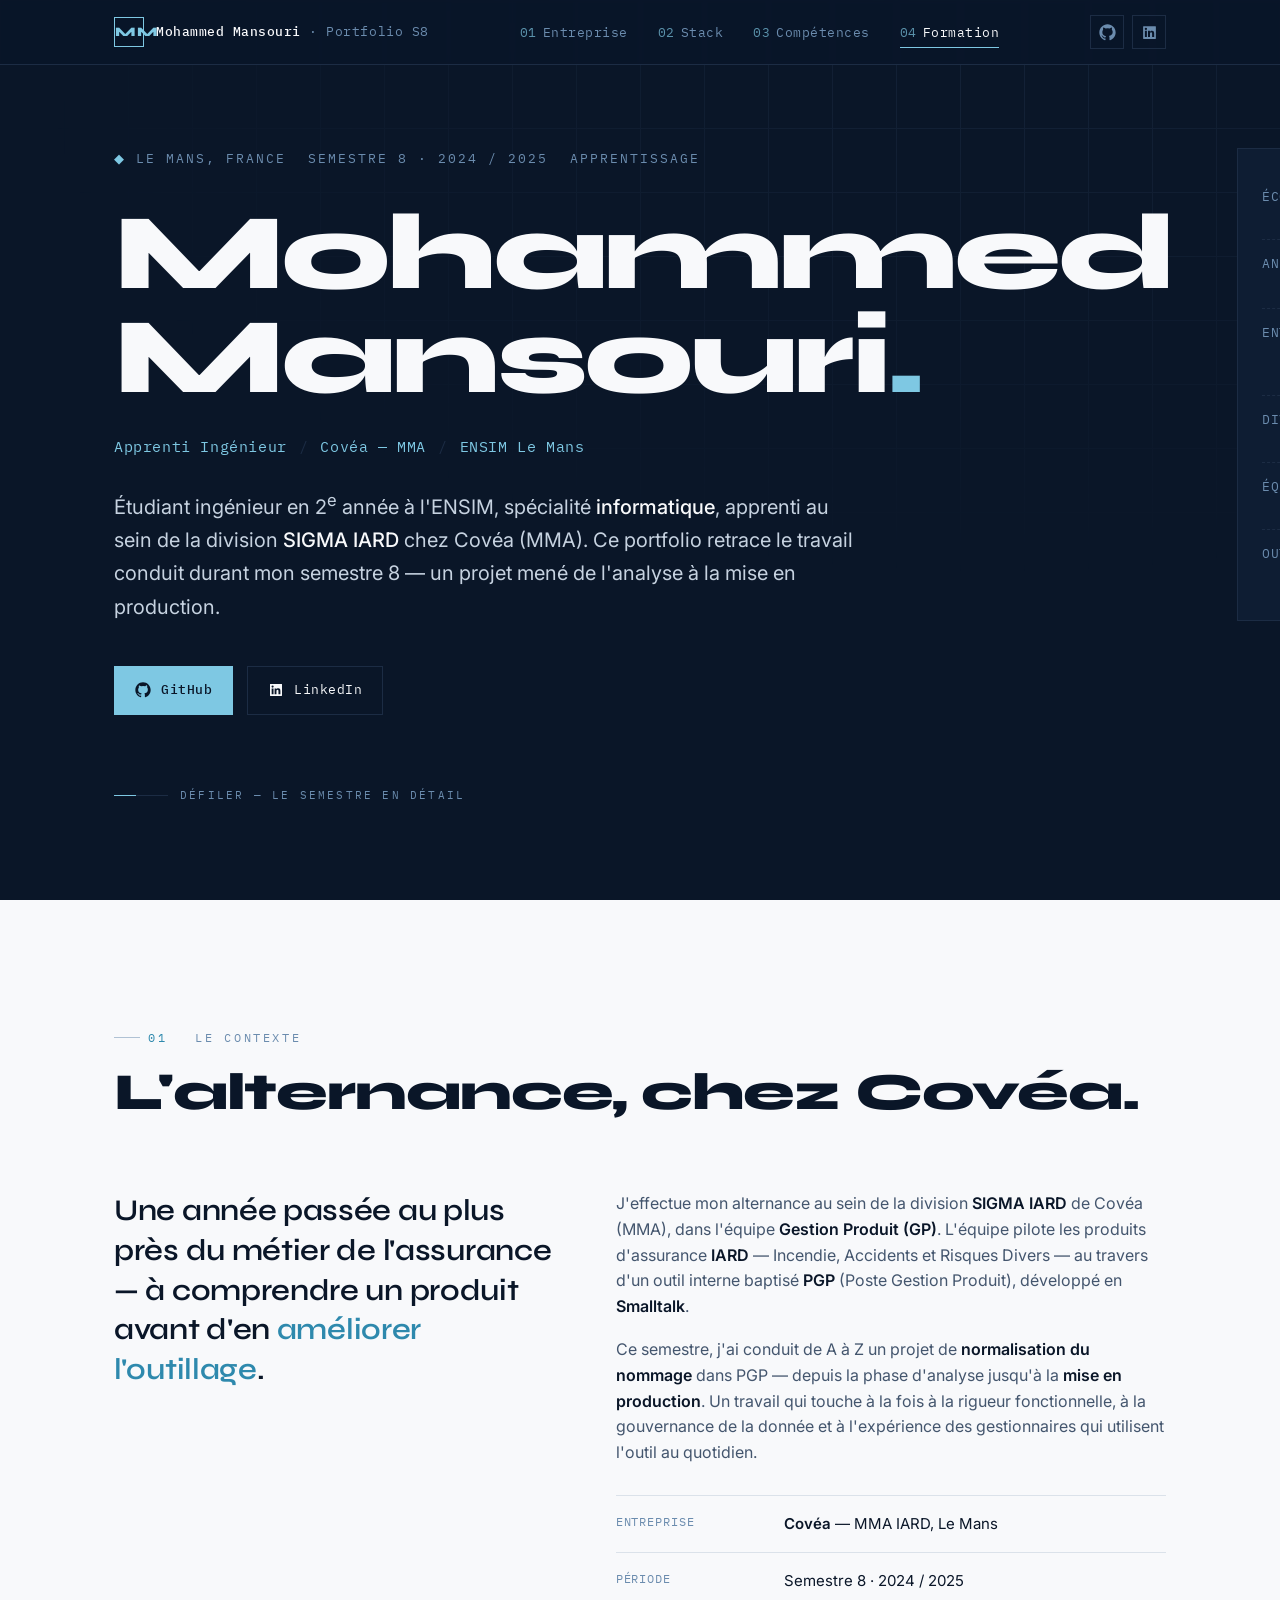
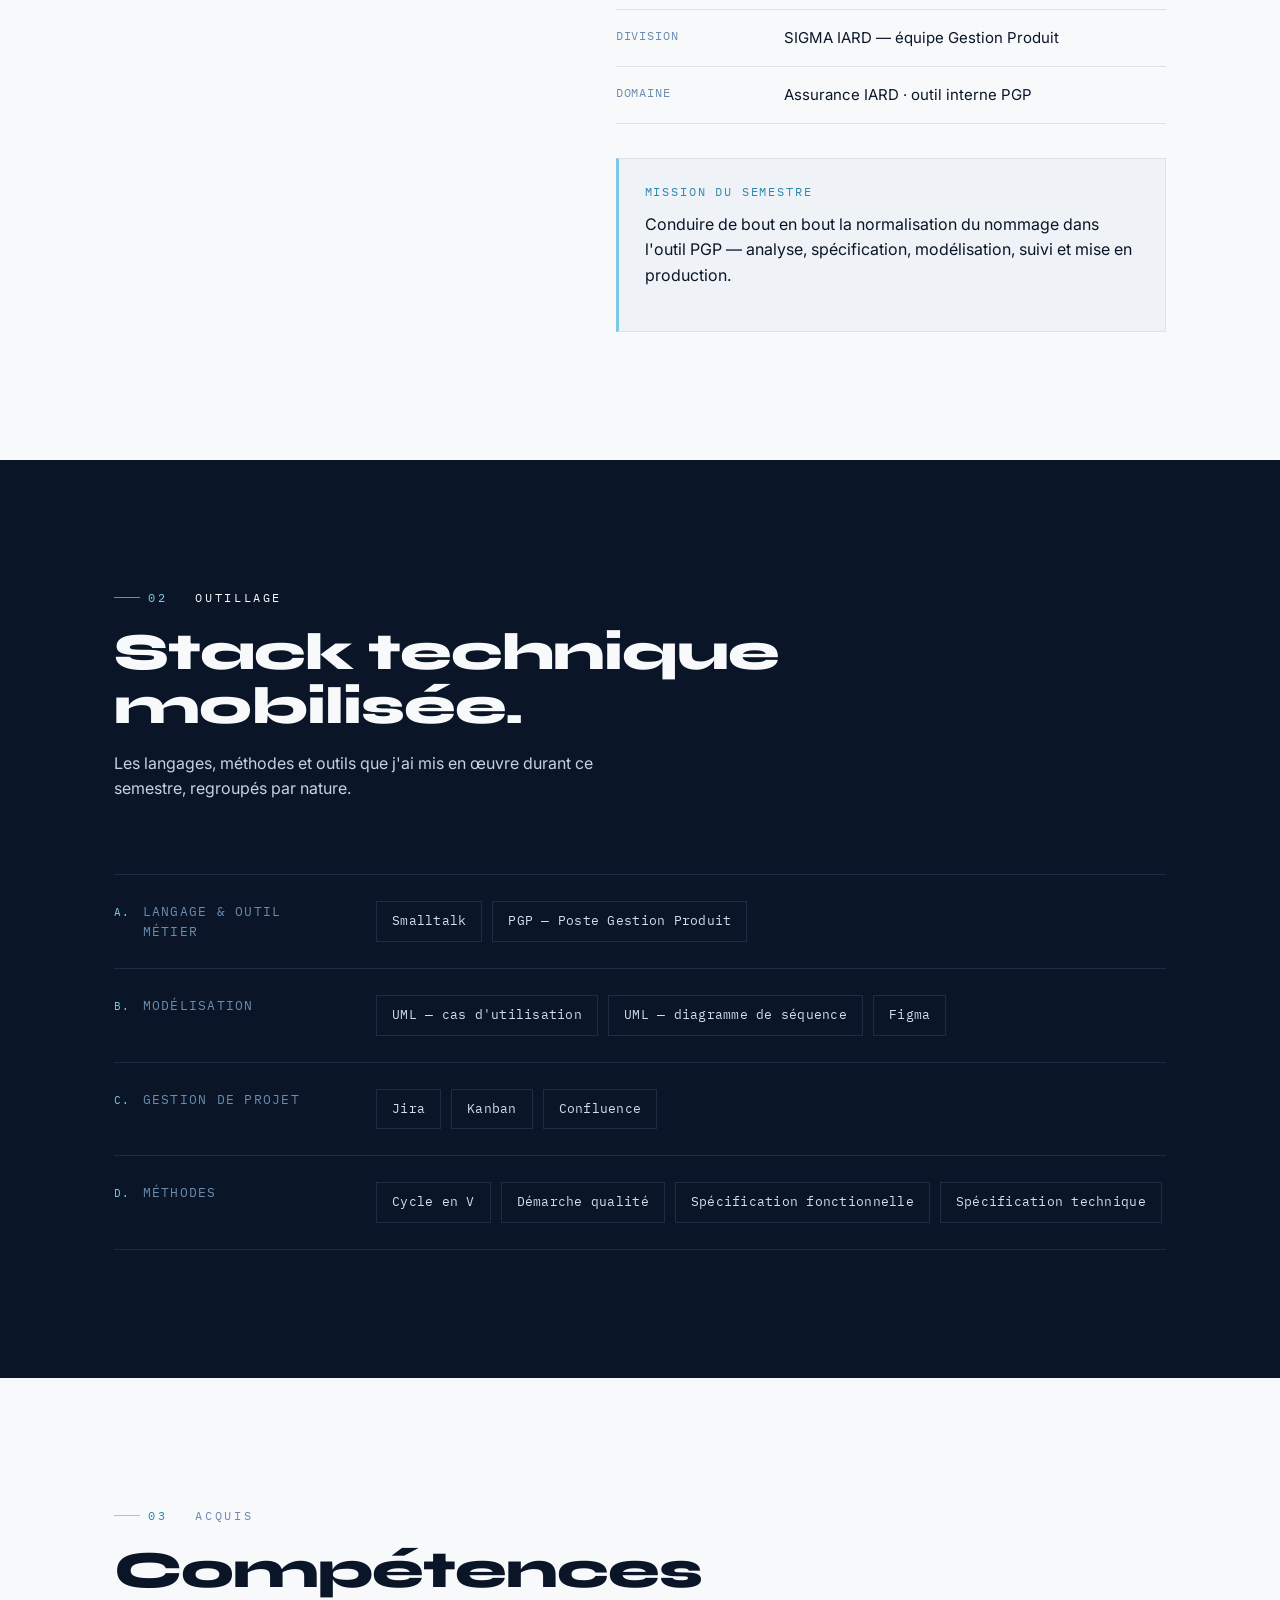
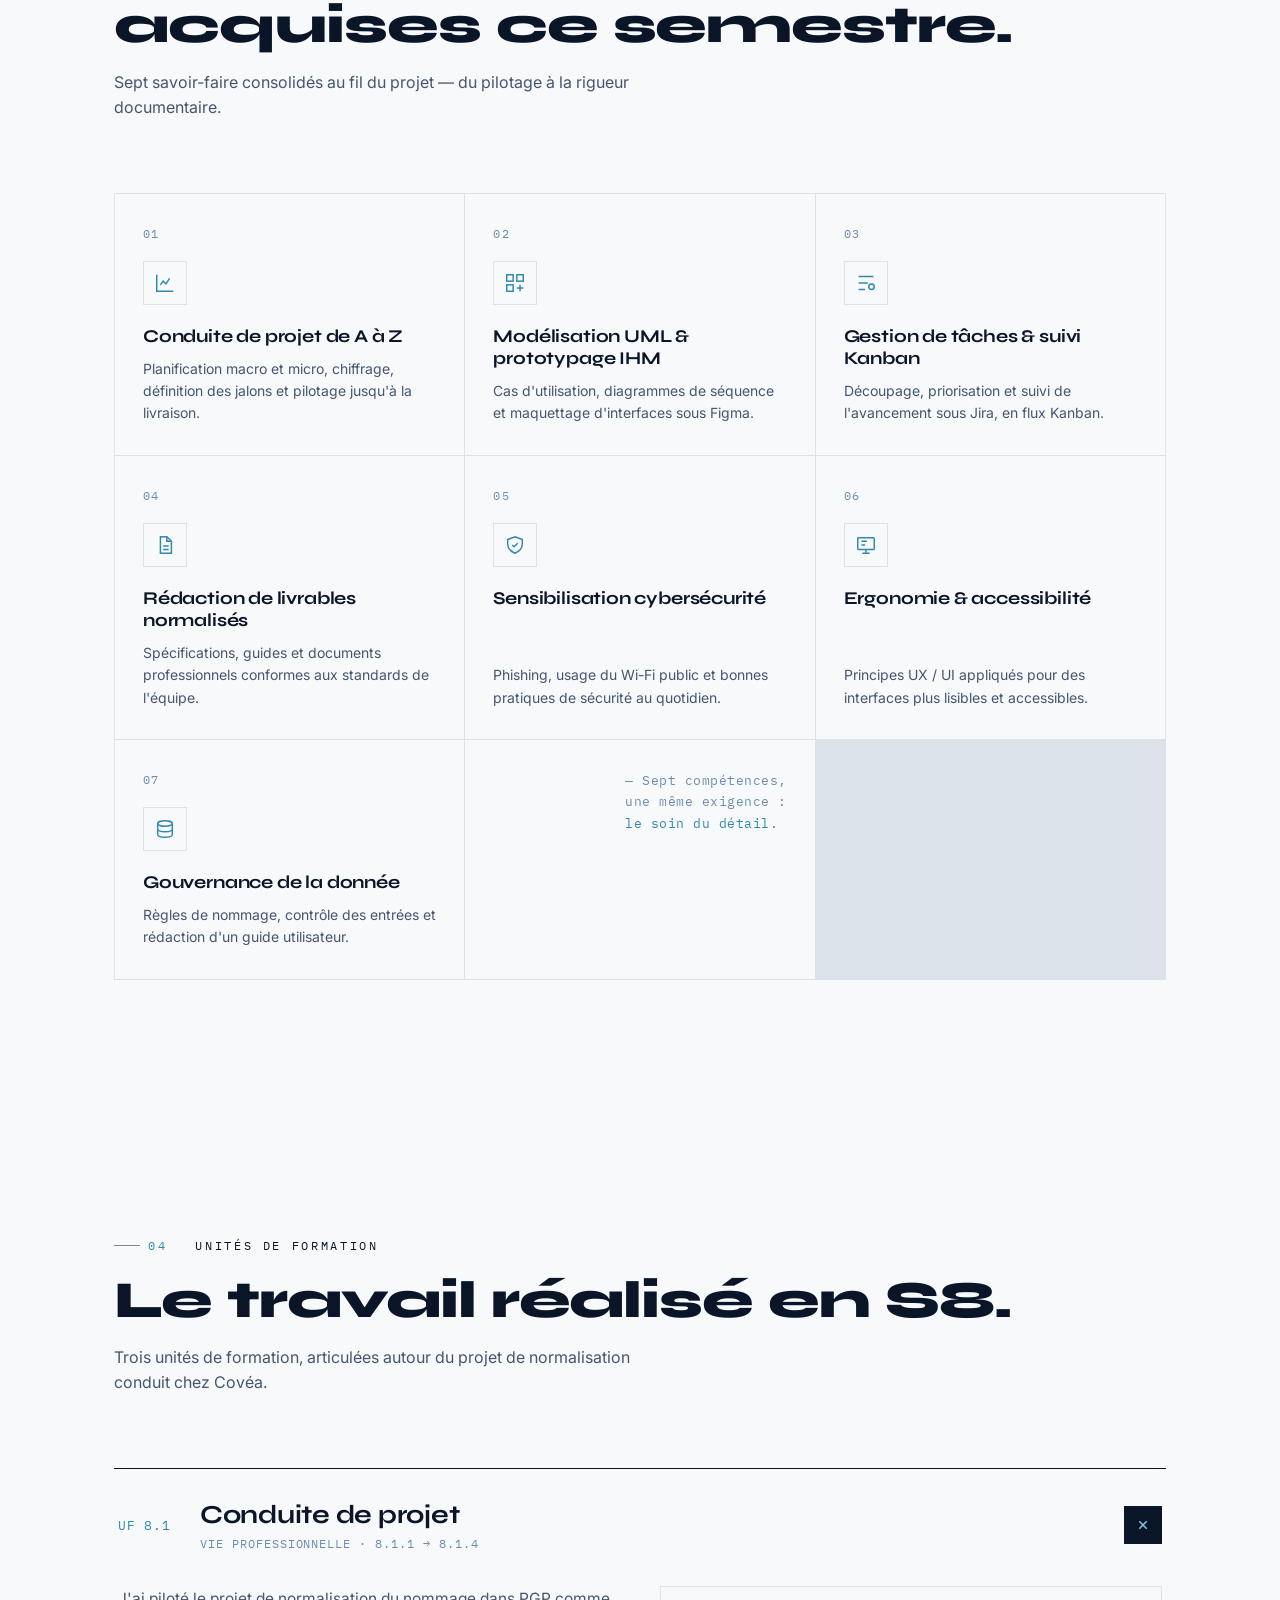
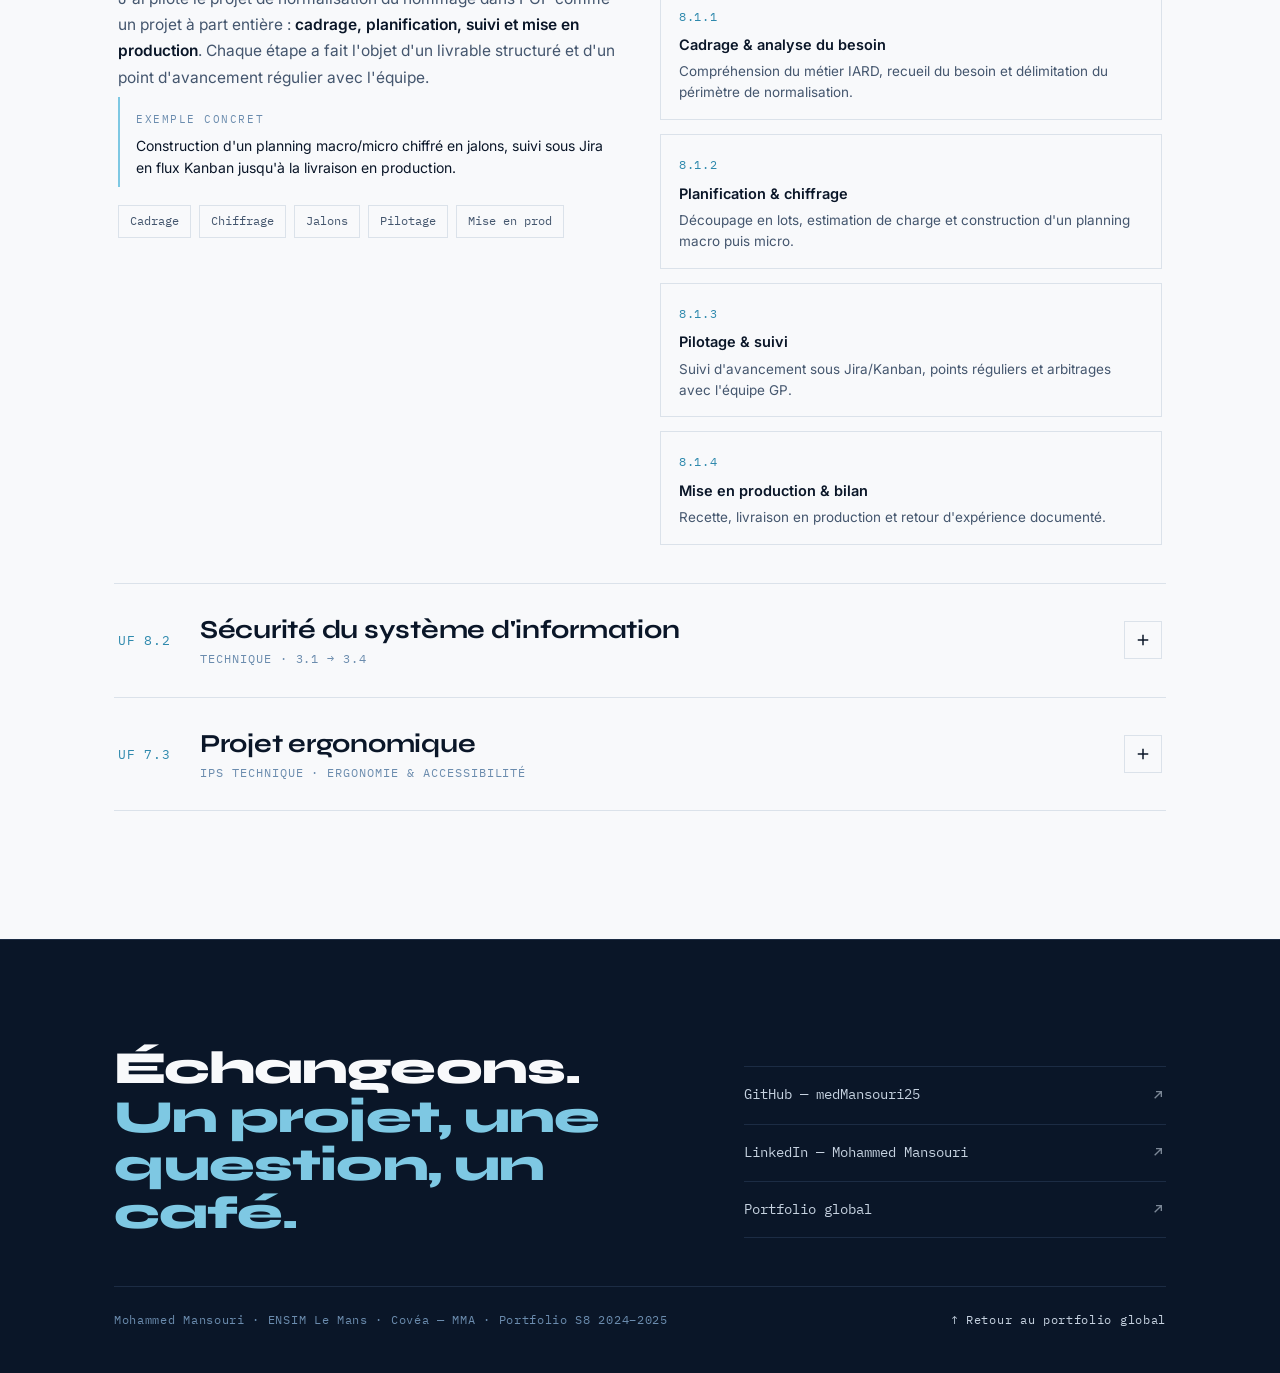
<file: proposition design/portfolio/project/index.html>
<!DOCTYPE html>
<html lang="fr">
<head>
<meta charset="UTF-8" />
<meta name="viewport" content="width=device-width, initial-scale=1.0" />
<title>Mohammed Mansouri — Portfolio S8 · Covéa (MMA) · ENSIM</title>
<meta name="description" content="Portfolio du semestre 8 — Mohammed Mansouri, apprenti ingénieur chez Covéa (MMA), ENSIM Le Mans." />
<link rel="preconnect" href="https://fonts.googleapis.com" />
<link rel="preconnect" href="https://fonts.gstatic.com" crossorigin />
<link href="https://fonts.googleapis.com/css2?family=Syne:wght@600;700;800&family=Inter:wght@400;500;600&family=IBM+Plex+Mono:wght@400;500&display=swap" rel="stylesheet" />
<style>
/* ============================================================
   TOKENS — "chemise Oxford bien repassée, un matin calme"
   ============================================================ */
:root{
  --navy:        #0A1628;   /* fond dominant sombre        */
  --navy-2:      #0E1D33;   /* surface sombre légèrement + */
  --navy-line:   #1C2C44;   /* hairline sur navy           */
  --sky:         #7EC8E3;   /* accent principal            */
  --oxford:      #6B8CAE;   /* accent secondaire, mat      */
  --white:       #F8F9FB;   /* sections claires / texte    */
  --paper:       #F8F9FB;
  --paper-2:     #EFF2F6;   /* surface claire +            */
  --ink:         #0A1628;   /* texte sur clair             */
  --ink-soft:    #44566E;   /* texte secondaire sur clair  */
  --line:        #DBE2EA;   /* hairline sur clair          */
  --mist:        rgba(126,200,227,.0);

  --maxw: 1180px;
  --pad: clamp(20px, 5vw, 64px);
  --ff-display: "Syne", system-ui, sans-serif;
  --ff-body: "Inter", system-ui, sans-serif;
  --ff-mono: "IBM Plex Mono", ui-monospace, monospace;
  --ease: cubic-bezier(.22,.61,.36,1);
}

*{ box-sizing:border-box; margin:0; padding:0; }
html{ scroll-behavior:smooth; }
@media (prefers-reduced-motion: reduce){ html{ scroll-behavior:auto; } }

body{
  font-family:var(--ff-body);
  background:var(--navy);
  color:var(--white);
  line-height:1.6;
  -webkit-font-smoothing:antialiased;
  text-rendering:optimizeLegibility;
  overflow-x:hidden;
}

::selection{ background:var(--sky); color:var(--navy); }

a{ color:inherit; text-decoration:none; }

/* ---- shared layout ---- */
.wrap{ max-width:var(--maxw); margin:0 auto; padding-inline:var(--pad); }
section{ position:relative; }

/* engineering label — mono, tracked out */
.eyebrow{
  font-family:var(--ff-mono);
  font-size:12px;
  letter-spacing:.22em;
  text-transform:uppercase;
  display:inline-flex;
  align-items:center;
  gap:.7em;
}
.eyebrow::before{
  content:"";
  width:26px; height:1px;
  background:currentColor;
  opacity:.5;
}

.sec-index{ color:var(--sky); }

/* section header block */
.sec-head{
  display:grid;
  grid-template-columns: minmax(0,1fr);
  gap:18px;
  margin-bottom:clamp(40px,6vw,72px);
}
.sec-head h2{
  font-family:var(--ff-display);
  font-weight:800;
  font-size:clamp(30px,5vw,52px);
  line-height:1.04;
  letter-spacing:-.02em;
  text-wrap:balance;
}
.sec-head p{ max-width:54ch; }

/* reveal — visible by DEFAULT; hidden state only when JS confirms it can animate */
.reveal{ opacity:1; transform:none; }
@media (prefers-reduced-motion: no-preference){
  .js-anim .reveal{ opacity:0; transform:translateY(22px); transition:opacity .8s var(--ease), transform .8s var(--ease); }
  .js-anim .reveal.in{ opacity:1; transform:none; }
}

/* ============================================================
   NAVBAR
   ============================================================ */
.nav{
  position:fixed; inset:0 0 auto 0; z-index:50;
  background:rgba(10,22,40,.86);
  border-bottom:1px solid var(--navy-line);
  backdrop-filter:saturate(140%) blur(2px);
}
.nav .wrap{ height:64px; display:flex; align-items:center; justify-content:space-between; gap:24px; }
.brand{ display:flex; align-items:center; gap:12px; font-family:var(--ff-mono); font-size:13px; letter-spacing:.04em; }
.brand .mark{
  width:30px; height:30px; flex:none;
  border:1px solid var(--sky);
  display:grid; place-items:center;
  font-family:var(--ff-display); font-weight:800; font-size:13px;
  color:var(--sky);
}
.brand b{ color:var(--white); font-weight:500; }
.brand span{ color:var(--oxford); }

.nav-links{ display:flex; align-items:center; gap:6px; }
.nav-links a{
  font-family:var(--ff-mono); font-size:12.5px; letter-spacing:.04em;
  color:var(--oxford); padding:8px 12px; position:relative;
  transition:color .3s var(--ease);
}
.nav-links a .n{ color:var(--sky); opacity:.7; margin-right:6px; }
.nav-links a:hover{ color:var(--white); }
.nav-links a.active{ color:var(--white); }
.nav-links a.active::after{
  content:""; position:absolute; left:12px; right:12px; bottom:2px; height:1px; background:var(--sky);
}
.nav-cta{ display:flex; gap:8px; }
.icon-btn{
  width:34px; height:34px; flex:none; display:grid; place-items:center;
  border:1px solid var(--navy-line); color:var(--oxford);
  transition:all .3s var(--ease);
}
.icon-btn:hover{ border-color:var(--sky); color:var(--sky); transform:translateY(-1px); }
.icon-btn svg{ width:17px; height:17px; }

.nav-burger{ display:none; width:34px; height:34px; place-items:center; border:1px solid var(--navy-line); color:var(--white); }

@media (max-width:860px){
  .nav-links{ display:none; }
  .nav-burger{ display:grid; }
}

/* ============================================================
   HERO
   ============================================================ */
.hero{ padding:148px 0 96px; position:relative; overflow:hidden; }
/* faint engineering grid */
.hero::before{
  content:""; position:absolute; inset:0; pointer-events:none;
  background-image:
    linear-gradient(var(--navy-line) 1px, transparent 1px),
    linear-gradient(90deg, var(--navy-line) 1px, transparent 1px);
  background-size:64px 64px;
  -webkit-mask-image:radial-gradient(120% 90% at 78% 8%, #000 0%, transparent 62%);
          mask-image:radial-gradient(120% 90% at 78% 8%, #000 0%, transparent 62%);
  opacity:.55;
}
.hero .wrap{ position:relative; }
.hero-grid{
  display:grid;
  grid-template-columns: 1fr;
  gap:clamp(40px,6vw,64px);
}
.hero-meta{
  font-family:var(--ff-mono); font-size:12.5px; letter-spacing:.16em; text-transform:uppercase;
  color:var(--oxford); display:flex; flex-wrap:wrap; gap:10px 22px; margin-bottom:34px;
}
.hero-meta .dot{ color:var(--sky); }
.hero h1{
  font-family:var(--ff-display); font-weight:800;
  font-size:clamp(46px,9vw,108px); line-height:.96; letter-spacing:-.035em;
  margin-bottom:26px;
}
.hero h1 .ln{ display:block; }
.hero h1 em{ font-style:normal; color:var(--sky); }
.hero-role{
  font-family:var(--ff-mono); font-size:clamp(13px,1.7vw,15px); color:var(--sky);
  letter-spacing:.04em; margin-bottom:28px; display:flex; align-items:center; gap:12px; flex-wrap:wrap;
}
.hero-role .sep{ color:var(--navy-line); }
.hero-lede{
  font-size:clamp(16px,2.1vw,20px); color:#C6D2E0; max-width:58ch; line-height:1.66;
}
.hero-lede b{ color:var(--white); font-weight:500; }
.hero-actions{ display:flex; flex-wrap:wrap; gap:14px; margin-top:42px; }
.btn{
  display:inline-flex; align-items:center; gap:10px;
  font-family:var(--ff-mono); font-size:13px; letter-spacing:.04em;
  padding:13px 20px; border:1px solid var(--navy-line);
  transition:all .35s var(--ease);
}
.btn svg{ width:16px; height:16px; }
.btn-primary{ background:var(--sky); color:var(--navy); border-color:var(--sky); font-weight:500; }
.btn-primary:hover{ background:transparent; color:var(--sky); }
.btn-ghost{ color:var(--white); }
.btn-ghost:hover{ border-color:var(--sky); color:var(--sky); transform:translateY(-2px); }

/* hero side card — "carte d'identité" engineering */
.idcard{
  border:1px solid var(--navy-line); background:var(--navy-2);
  padding:24px; align-self:start;
}
.idcard .row{ display:flex; justify-content:space-between; gap:18px; padding:13px 0; border-bottom:1px dashed var(--navy-line); font-family:var(--ff-mono); font-size:12.5px; }
.idcard .row:last-child{ border-bottom:0; }
.idcard .k{ color:var(--oxford); letter-spacing:.06em; text-transform:uppercase; }
.idcard .v{ color:var(--white); text-align:right; }
.idcard .v.accent{ color:var(--sky); }

@media (min-width:900px){
  .hero-grid{ grid-template-columns: 1.55fr .95fr; align-items:end; }
}

/* scroll cue */
.scrollcue{ margin-top:72px; font-family:var(--ff-mono); font-size:11px; letter-spacing:.2em; text-transform:uppercase; color:var(--oxford); display:flex; align-items:center; gap:12px; }
.scrollcue .line{ width:54px; height:1px; background:var(--navy-line); position:relative; overflow:hidden; }
.scrollcue .line::after{ content:""; position:absolute; inset:0; width:40%; background:var(--sky); animation:slide 2.6s var(--ease) infinite; }
@keyframes slide{ 0%{ transform:translateX(-110%);} 60%,100%{ transform:translateX(280%);} }
@media (prefers-reduced-motion: reduce){ .scrollcue .line::after{ animation:none; } }

/* ============================================================
   LIGHT SECTIONS
   ============================================================ */
.light{ background:var(--paper); color:var(--ink); }
.light .eyebrow{ color:var(--oxford); }
.light .sec-index{ color:#2E89AD; }
.light .sec-head p{ color:var(--ink-soft); }
.section-pad{ padding:clamp(72px,11vw,128px) 0; }

/* ENTREPRISE */
.ent-grid{ display:grid; gap:clamp(28px,4vw,56px); grid-template-columns:1fr; }
@media (min-width:880px){ .ent-grid{ grid-template-columns: .9fr 1.1fr; } }
.ent-lede{ font-family:var(--ff-display); font-weight:600; font-size:clamp(21px,2.7vw,30px); line-height:1.32; letter-spacing:-.01em; }
.ent-lede em{ font-style:normal; color:#2E89AD; }
.ent-body p{ color:var(--ink-soft); margin-bottom:18px; max-width:60ch; }
.ent-body p b{ color:var(--ink); font-weight:600; }
.ent-facts{ margin-top:30px; border-top:1px solid var(--line); }
.ent-facts .f{ display:grid; grid-template-columns: 150px 1fr; gap:18px; padding:16px 0; border-bottom:1px solid var(--line); }
.ent-facts .fk{ font-family:var(--ff-mono); font-size:12px; letter-spacing:.08em; text-transform:uppercase; color:var(--oxford); }
.ent-facts .fv{ font-size:15px; }
.ent-facts .fv b{ font-weight:600; }
.mission{
  margin-top:34px; border:1px solid var(--line); border-left:3px solid var(--sky);
  background:var(--paper-2); padding:24px 26px;
}
.mission .mk{ font-family:var(--ff-mono); font-size:11.5px; letter-spacing:.16em; text-transform:uppercase; color:#2E89AD; margin-bottom:10px; }
.mission p{ font-size:16px; color:var(--ink); }
@media (max-width:520px){ .ent-facts .f{ grid-template-columns:1fr; gap:4px; } }

/* ============================================================
   STACK — dark band
   ============================================================ */
.stack{ background:var(--navy); color:var(--white); }
.stack .sec-index{ color:var(--sky); }
.stack .sec-head p{ color:#C6D2E0; }
.stack-group{
  display:grid; grid-template-columns:1fr; gap:14px;
  padding:26px 0; border-top:1px solid var(--navy-line);
}
.stack-group:last-child{ border-bottom:1px solid var(--navy-line); }
.stack-cat{
  font-family:var(--ff-mono); font-size:12.5px; letter-spacing:.1em; text-transform:uppercase;
  color:var(--oxford); display:flex; align-items:baseline; gap:12px;
}
.stack-cat .gi{ color:var(--sky); font-size:11px; }
.tags{ display:flex; flex-wrap:wrap; gap:10px; }
.tag{
  font-family:var(--ff-mono); font-size:13px; letter-spacing:.02em;
  padding:9px 15px; border:1px solid var(--navy-line); color:#D4DEEA;
  transition:all .3s var(--ease); cursor:default;
}
.tag:hover{ border-color:var(--sky); color:var(--sky); transform:translateY(-2px); }
@media (min-width:760px){
  .stack-group{ grid-template-columns: 230px 1fr; gap:32px; align-items:start; }
}

/* ============================================================
   COMPÉTENCES — cards
   ============================================================ */
.comp-grid{ display:grid; gap:1px; background:var(--line); border:1px solid var(--line); }
@media (min-width:680px){ .comp-grid{ grid-template-columns:repeat(2,1fr); } }
@media (min-width:1000px){ .comp-grid{ grid-template-columns:repeat(3,1fr); } }
.comp-card{
  background:var(--paper); padding:30px 28px; position:relative;
  transition:background .35s var(--ease); min-height:210px; display:flex; flex-direction:column;
}
.comp-card:hover{ background:var(--paper-2); }
.comp-num{ font-family:var(--ff-mono); font-size:12px; color:var(--oxford); letter-spacing:.1em; }
.comp-ic{
  width:44px; height:44px; margin:18px 0 20px; display:grid; place-items:center;
  border:1px solid var(--line); color:#2E89AD;
  transition:all .35s var(--ease);
}
.comp-card:hover .comp-ic{ border-color:var(--sky); color:var(--navy); background:var(--sky); transform:rotate(-4deg); }
.comp-ic svg{ width:22px; height:22px; }
.comp-card h3{ font-family:var(--ff-display); font-weight:700; font-size:18px; line-height:1.25; letter-spacing:-.01em; margin-bottom:10px; }
.comp-card p{ font-size:14px; color:var(--ink-soft); line-height:1.6; margin-top:auto; }

/* ============================================================
   UF — accordion
   ============================================================ */
.uf{ background:var(--paper); color:var(--ink); }
.uf .sec-index{ color:#2E89AD; }
.uf .sec-head p{ color:var(--ink-soft); }
.acc{ border-top:1px solid var(--ink); }
.acc-item{ border-bottom:1px solid var(--line); }
.acc-head{
  width:100%; background:none; border:0; cursor:pointer; text-align:left;
  display:grid; grid-template-columns:auto 1fr auto; align-items:center; gap:20px;
  padding:30px 4px; font-family:inherit; color:inherit;
  transition:padding-left .35s var(--ease);
}
.acc-head:hover{ padding-left:14px; }
.acc-code{ font-family:var(--ff-mono); font-size:13px; color:#2E89AD; letter-spacing:.06em; min-width:62px; }
.acc-title{ font-family:var(--ff-display); font-weight:700; font-size:clamp(19px,2.6vw,26px); letter-spacing:-.01em; line-height:1.2; }
.acc-title .sub{ display:block; font-family:var(--ff-mono); font-size:12px; font-weight:400; letter-spacing:.08em; text-transform:uppercase; color:var(--oxford); margin-top:7px; }
.acc-toggle{ width:38px; height:38px; flex:none; border:1px solid var(--line); display:grid; place-items:center; color:var(--ink); transition:all .35s var(--ease); }
.acc-toggle svg{ width:18px; height:18px; transition:transform .4s var(--ease); }
.acc-item.open .acc-toggle{ background:var(--navy); border-color:var(--navy); color:var(--sky); }
.acc-item.open .acc-toggle svg{ transform:rotate(45deg); }

.acc-panel{ overflow:hidden; max-height:0; transition:max-height .5s var(--ease); }
.acc-inner{ padding:4px 4px 38px; display:grid; gap:26px; grid-template-columns:1fr; }
@media (min-width:820px){ .acc-inner{ grid-template-columns: 1fr 1fr; gap:40px; } }
.acc-intro{ color:var(--ink-soft); font-size:15.5px; line-height:1.7; max-width:60ch; }
.acc-intro b{ color:var(--ink); font-weight:600; }
.sub-list{ display:grid; gap:14px; }
.sub-item{ border:1px solid var(--line); padding:16px 18px; transition:border-color .3s var(--ease); }
.sub-item:hover{ border-color:var(--oxford); }
.sub-item .sc{ font-family:var(--ff-mono); font-size:11.5px; color:#2E89AD; letter-spacing:.06em; }
.sub-item h4{ font-size:14.5px; font-weight:600; margin:5px 0 5px; }
.sub-item p{ font-size:13.5px; color:var(--ink-soft); line-height:1.55; }
.ex{ margin-top:6px; border-left:2px solid var(--sky); padding:8px 0 8px 16px; }
.ex .exk{ font-family:var(--ff-mono); font-size:11px; letter-spacing:.14em; text-transform:uppercase; color:var(--oxford); }
.ex p{ font-size:14px; color:var(--ink); margin-top:4px; }
.chips{ display:flex; flex-wrap:wrap; gap:8px; margin-top:18px; }
.chip{ font-family:var(--ff-mono); font-size:11.5px; padding:6px 11px; border:1px solid var(--line); color:var(--ink-soft); background:var(--paper); }

/* ============================================================
   FOOTER
   ============================================================ */
.foot{ background:var(--navy); color:var(--white); padding:clamp(64px,9vw,104px) 0 44px; border-top:1px solid var(--navy-line); }
.foot-top{ display:grid; gap:40px; grid-template-columns:1fr; }
@media (min-width:780px){ .foot-top{ grid-template-columns: 1.4fr 1fr; align-items:end; } }
.foot h2{ font-family:var(--ff-display); font-weight:800; font-size:clamp(28px,5vw,46px); letter-spacing:-.02em; line-height:1.05; }
.foot h2 em{ font-style:normal; color:var(--sky); }
.foot-links{ display:flex; flex-direction:column; gap:2px; }
.foot-links a{
  display:flex; align-items:center; justify-content:space-between; gap:16px;
  font-family:var(--ff-mono); font-size:14px; padding:16px 0; border-top:1px solid var(--navy-line); color:#C6D2E0;
  transition:all .3s var(--ease);
}
.foot-links a:last-child{ border-bottom:1px solid var(--navy-line); }
.foot-links a:hover{ color:var(--sky); padding-left:10px; }
.foot-links a svg{ width:16px; height:16px; opacity:.6; transition:opacity .3s; }
.foot-links a:hover svg{ opacity:1; }
.foot-base{
  margin-top:48px; padding-top:24px; border-top:1px solid var(--navy-line);
  display:flex; flex-wrap:wrap; justify-content:space-between; gap:14px;
  font-family:var(--ff-mono); font-size:11.5px; letter-spacing:.06em; color:var(--oxford);
}
.foot-base .glob{ color:#C6D2E0; }
.foot-base .glob:hover{ color:var(--sky); }

/* mobile menu */
.mmenu{ position:fixed; inset:64px 0 auto 0; z-index:49; background:var(--navy-2); border-bottom:1px solid var(--navy-line); transform:translateY(-12px); opacity:0; pointer-events:none; transition:all .3s var(--ease); }
.mmenu.open{ transform:none; opacity:1; pointer-events:auto; }
.mmenu a{ display:block; padding:15px var(--pad); border-bottom:1px solid var(--navy-line); font-family:var(--ff-mono); font-size:14px; color:#C6D2E0; }
.mmenu a .n{ color:var(--sky); margin-right:10px; }
</style>
</head>
<body>
<template id="__bundler_thumbnail" data-bg-color="#0A1628">
  <svg viewBox="0 0 1200 800" xmlns="http://www.w3.org/2000/svg">
    <rect width="1200" height="800" fill="#0A1628"/>
    <rect x="470" y="300" width="260" height="200" fill="none" stroke="#7EC8E3" stroke-width="6"/>
    <text x="600" y="438" font-family="Syne, sans-serif" font-size="120" font-weight="800" fill="#7EC8E3" text-anchor="middle">MM</text>
  </svg>
</template>

<!-- ============ NAV ============ -->
<nav class="nav">
  <div class="wrap">
    <a class="brand" href="#top">
      <span class="mark">MM</span>
      <span><b>Mohammed Mansouri</b> · Portfolio S8</span>
    </a>
    <div class="nav-links" id="navLinks">
      <a href="#entreprise"><span class="n">01</span>Entreprise</a>
      <a href="#stack"><span class="n">02</span>Stack</a>
      <a href="#competences"><span class="n">03</span>Compétences</a>
      <a href="#formation"><span class="n">04</span>Formation</a>
    </div>
    <div class="nav-cta">
      <a class="icon-btn" href="https://github.com/medMansouri25" target="_blank" rel="noopener" aria-label="GitHub">
        <svg viewBox="0 0 24 24" fill="currentColor"><path d="M12 .5C5.7.5.5 5.7.5 12c0 5.1 3.3 9.4 7.9 10.9.6.1.8-.3.8-.6v-2c-3.2.7-3.9-1.5-3.9-1.5-.5-1.3-1.3-1.7-1.3-1.7-1.1-.7.1-.7.1-.7 1.2.1 1.8 1.2 1.8 1.2 1 1.8 2.7 1.3 3.4 1 .1-.8.4-1.3.7-1.6-2.6-.3-5.3-1.3-5.3-5.7 0-1.3.5-2.3 1.2-3.1-.1-.3-.5-1.5.1-3.1 0 0 1-.3 3.3 1.2a11.5 11.5 0 016 0C17 4.6 18 4.9 18 4.9c.6 1.6.2 2.8.1 3.1.8.8 1.2 1.8 1.2 3.1 0 4.4-2.7 5.4-5.3 5.7.4.4.8 1.1.8 2.2v3.3c0 .3.2.7.8.6 4.6-1.5 7.9-5.8 7.9-10.9C23.5 5.7 18.3.5 12 .5z"/></svg>
      </a>
      <a class="icon-btn" href="https://www.linkedin.com/in/mohammed-m-47475526b/" target="_blank" rel="noopener" aria-label="LinkedIn">
        <svg viewBox="0 0 24 24" fill="currentColor"><path d="M20.4 3H3.6C3.3 3 3 3.3 3 3.6v16.8c0 .3.3.6.6.6h16.8c.3 0 .6-.3.6-.6V3.6c0-.3-.3-.6-.6-.6zM8.3 18.3H5.5V9.7h2.8v8.6zM6.9 8.5a1.6 1.6 0 110-3.3 1.6 1.6 0 010 3.3zM18.5 18.3h-2.8v-4.2c0-1 0-2.3-1.4-2.3s-1.6 1.1-1.6 2.2v4.3H9.9V9.7h2.7v1.2h.1c.4-.7 1.3-1.4 2.6-1.4 2.8 0 3.3 1.8 3.3 4.2v4.6z"/></svg>
      </a>
    </div>
    <button class="nav-burger" id="burger" aria-label="Menu">
      <svg viewBox="0 0 24 24" width="18" height="18" fill="none" stroke="currentColor" stroke-width="2"><path d="M4 7h16M4 12h16M4 17h16"/></svg>
    </button>
  </div>
</nav>
<div class="mmenu" id="mmenu">
  <a href="#entreprise"><span class="n">01</span>Entreprise</a>
  <a href="#stack"><span class="n">02</span>Stack technique</a>
  <a href="#competences"><span class="n">03</span>Compétences</a>
  <a href="#formation"><span class="n">04</span>Formation</a>
</div>

<!-- ============ HERO ============ -->
<header class="hero" id="top">
  <div class="wrap">
    <div class="hero-grid">
      <div>
        <div class="hero-meta reveal">
          <span><span class="dot">◆</span> Le Mans, France</span>
          <span>Semestre 8 · 2024 / 2025</span>
          <span>Apprentissage</span>
        </div>
        <h1 class="reveal">
          <span class="ln">Mohammed</span>
          <span class="ln">Mansouri<em>.</em></span>
        </h1>
        <div class="hero-role reveal">
          Apprenti Ingénieur <span class="sep">/</span> Covéa — MMA <span class="sep">/</span> ENSIM Le Mans
        </div>
        <p class="hero-lede reveal">
          Étudiant ingénieur en 2<sup>e</sup> année à l'ENSIM, spécialité <b>informatique</b>,
          apprenti au sein de la division <b>SIGMA IARD</b> chez Covéa (MMA). Ce portfolio
          retrace le travail conduit durant mon semestre&nbsp;8 — un projet mené de l'analyse
          à la mise en production.
        </p>
        <div class="hero-actions reveal">
          <a class="btn btn-primary" href="https://github.com/medMansouri25" target="_blank" rel="noopener">
            <svg viewBox="0 0 24 24" fill="currentColor"><path d="M12 .5C5.7.5.5 5.7.5 12c0 5.1 3.3 9.4 7.9 10.9.6.1.8-.3.8-.6v-2c-3.2.7-3.9-1.5-3.9-1.5-.5-1.3-1.3-1.7-1.3-1.7-1.1-.7.1-.7.1-.7 1.2.1 1.8 1.2 1.8 1.2 1 1.8 2.7 1.3 3.4 1 .1-.8.4-1.3.7-1.6-2.6-.3-5.3-1.3-5.3-5.7 0-1.3.5-2.3 1.2-3.1-.1-.3-.5-1.5.1-3.1 0 0 1-.3 3.3 1.2a11.5 11.5 0 016 0C17 4.6 18 4.9 18 4.9c.6 1.6.2 2.8.1 3.1.8.8 1.2 1.8 1.2 3.1 0 4.4-2.7 5.4-5.3 5.7.4.4.8 1.1.8 2.2v3.3c0 .3.2.7.8.6 4.6-1.5 7.9-5.8 7.9-10.9C23.5 5.7 18.3.5 12 .5z"/></svg>
            GitHub
          </a>
          <a class="btn btn-ghost" href="https://www.linkedin.com/in/mohammed-m-47475526b/" target="_blank" rel="noopener">
            <svg viewBox="0 0 24 24" fill="currentColor"><path d="M20.4 3H3.6C3.3 3 3 3.3 3 3.6v16.8c0 .3.3.6.6.6h16.8c.3 0 .6-.3.6-.6V3.6c0-.3-.3-.6-.6-.6zM8.3 18.3H5.5V9.7h2.8v8.6zM6.9 8.5a1.6 1.6 0 110-3.3 1.6 1.6 0 010 3.3zM18.5 18.3h-2.8v-4.2c0-1 0-2.3-1.4-2.3s-1.6 1.1-1.6 2.2v4.3H9.9V9.7h2.7v1.2h.1c.4-.7 1.3-1.4 2.6-1.4 2.8 0 3.3 1.8 3.3 4.2v4.6z"/></svg>
            LinkedIn
          </a>
        </div>
      </div>

      <aside class="idcard reveal" aria-label="Carte d'identité">
        <div class="row"><span class="k">École</span><span class="v">ENSIM — Le Mans</span></div>
        <div class="row"><span class="k">Année</span><span class="v">2<sup>e</sup> année · Info</span></div>
        <div class="row"><span class="k">Entreprise</span><span class="v accent">Covéa — MMA IARD</span></div>
        <div class="row"><span class="k">Division</span><span class="v">SIGMA IARD</span></div>
        <div class="row"><span class="k">Équipe</span><span class="v">Gestion Produit</span></div>
        <div class="row"><span class="k">Outil</span><span class="v">PGP · Smalltalk</span></div>
      </aside>
    </div>

    <div class="scrollcue reveal"><span class="line"></span> Défiler — le semestre en détail</div>
  </div>
</header>

<!-- ============ 01 · ENTREPRISE ============ -->
<section class="light section-pad" id="entreprise">
  <div class="wrap">
    <div class="sec-head">
      <span class="eyebrow reveal"><span class="sec-index">01</span>&nbsp;&nbsp;Le contexte</span>
      <h2 class="reveal">L'alternance, chez Covéa.</h2>
    </div>

    <div class="ent-grid">
      <p class="ent-lede reveal">
        Une année passée au plus près du métier de l'assurance —
        à comprendre un produit avant d'en <em>améliorer l'outillage</em>.
      </p>

      <div class="ent-body">
        <p class="reveal">
          J'effectue mon alternance au sein de la division <b>SIGMA IARD</b> de Covéa (MMA),
          dans l'équipe <b>Gestion Produit (GP)</b>. L'équipe pilote les produits d'assurance
          <b>IARD</b> — Incendie, Accidents et Risques Divers — au travers d'un outil interne
          baptisé <b>PGP</b> (Poste Gestion Produit), développé en <b>Smalltalk</b>.
        </p>
        <p class="reveal">
          Ce semestre, j'ai conduit de A à Z un projet de <b>normalisation du nommage</b> dans
          PGP — depuis la phase d'analyse jusqu'à la <b>mise en production</b>. Un travail qui
          touche à la fois à la rigueur fonctionnelle, à la gouvernance de la donnée et à
          l'expérience des gestionnaires qui utilisent l'outil au quotidien.
        </p>

        <div class="ent-facts reveal">
          <div class="f"><span class="fk">Entreprise</span><span class="fv"><b>Covéa</b> — MMA IARD, Le Mans</span></div>
          <div class="f"><span class="fk">Période</span><span class="fv">Semestre 8 · 2024 / 2025</span></div>
          <div class="f"><span class="fk">Division</span><span class="fv">SIGMA IARD — équipe Gestion Produit</span></div>
          <div class="f"><span class="fk">Domaine</span><span class="fv">Assurance IARD · outil interne PGP</span></div>
        </div>

        <div class="mission reveal">
          <div class="mk">Mission du semestre</div>
          <p>Conduire de bout en bout la normalisation du nommage dans l'outil PGP — analyse,
            spécification, modélisation, suivi et mise en production.</p>
        </div>
      </div>
    </div>
  </div>
</section>

<!-- ============ 02 · STACK ============ -->
<section class="stack section-pad" id="stack">
  <div class="wrap">
    <div class="sec-head">
      <span class="eyebrow reveal"><span class="sec-index">02</span>&nbsp;&nbsp;Outillage</span>
      <h2 class="reveal">Stack technique mobilisée.</h2>
      <p class="reveal">Les langages, méthodes et outils que j'ai mis en œuvre durant ce semestre, regroupés par nature.</p>
    </div>

    <div class="stack-group reveal">
      <div class="stack-cat"><span class="gi">A.</span> Langage &amp; outil métier</div>
      <div class="tags">
        <span class="tag">Smalltalk</span>
        <span class="tag">PGP — Poste Gestion Produit</span>
      </div>
    </div>
    <div class="stack-group reveal">
      <div class="stack-cat"><span class="gi">B.</span> Modélisation</div>
      <div class="tags">
        <span class="tag">UML — cas d'utilisation</span>
        <span class="tag">UML — diagramme de séquence</span>
        <span class="tag">Figma</span>
      </div>
    </div>
    <div class="stack-group reveal">
      <div class="stack-cat"><span class="gi">C.</span> Gestion de projet</div>
      <div class="tags">
        <span class="tag">Jira</span>
        <span class="tag">Kanban</span>
        <span class="tag">Confluence</span>
      </div>
    </div>
    <div class="stack-group reveal">
      <div class="stack-cat"><span class="gi">D.</span> Méthodes</div>
      <div class="tags">
        <span class="tag">Cycle en V</span>
        <span class="tag">Démarche qualité</span>
        <span class="tag">Spécification fonctionnelle</span>
        <span class="tag">Spécification technique</span>
      </div>
    </div>
  </div>
</section>

<!-- ============ 03 · COMPÉTENCES ============ -->
<section class="light section-pad" id="competences">
  <div class="wrap">
    <div class="sec-head">
      <span class="eyebrow reveal"><span class="sec-index">03</span>&nbsp;&nbsp;Acquis</span>
      <h2 class="reveal">Compétences acquises ce semestre.</h2>
      <p class="reveal">Sept savoir-faire consolidés au fil du projet — du pilotage à la rigueur documentaire.</p>
    </div>

    <div class="comp-grid">
      <article class="comp-card reveal">
        <span class="comp-num">01</span>
        <span class="comp-ic">
          <svg viewBox="0 0 24 24" fill="none" stroke="currentColor" stroke-width="1.6"><path d="M3 3v18h18"/><path d="M7 14l3-4 3 3 4-6"/></svg>
        </span>
        <h3>Conduite de projet de A à Z</h3>
        <p>Planification macro et micro, chiffrage, définition des jalons et pilotage jusqu'à la livraison.</p>
      </article>

      <article class="comp-card reveal">
        <span class="comp-num">02</span>
        <span class="comp-ic">
          <svg viewBox="0 0 24 24" fill="none" stroke="currentColor" stroke-width="1.6"><rect x="3" y="3" width="7" height="7"/><rect x="14" y="3" width="7" height="7"/><rect x="3" y="14" width="7" height="7"/><path d="M14 17.5h7M17.5 14v7"/></svg>
        </span>
        <h3>Modélisation UML &amp; prototypage IHM</h3>
        <p>Cas d'utilisation, diagrammes de séquence et maquettage d'interfaces sous Figma.</p>
      </article>

      <article class="comp-card reveal">
        <span class="comp-num">03</span>
        <span class="comp-ic">
          <svg viewBox="0 0 24 24" fill="none" stroke="currentColor" stroke-width="1.6"><path d="M4 5h16M4 12h10M4 19h7"/><circle cx="18" cy="16" r="3"/></svg>
        </span>
        <h3>Gestion de tâches &amp; suivi Kanban</h3>
        <p>Découpage, priorisation et suivi de l'avancement sous Jira, en flux Kanban.</p>
      </article>

      <article class="comp-card reveal">
        <span class="comp-num">04</span>
        <span class="comp-ic">
          <svg viewBox="0 0 24 24" fill="none" stroke="currentColor" stroke-width="1.6"><path d="M7 3h7l5 5v13H7z"/><path d="M14 3v5h5M10 13h6M10 17h6"/></svg>
        </span>
        <h3>Rédaction de livrables normalisés</h3>
        <p>Spécifications, guides et documents professionnels conformes aux standards de l'équipe.</p>
      </article>

      <article class="comp-card reveal">
        <span class="comp-num">05</span>
        <span class="comp-ic">
          <svg viewBox="0 0 24 24" fill="none" stroke="currentColor" stroke-width="1.6"><path d="M12 3l8 3v5c0 5-3.5 8-8 10-4.5-2-8-5-8-10V6z"/><path d="M9 12l2 2 4-4"/></svg>
        </span>
        <h3>Sensibilisation cybersécurité</h3>
        <p>Phishing, usage du Wi-Fi public et bonnes pratiques de sécurité au quotidien.</p>
      </article>

      <article class="comp-card reveal">
        <span class="comp-num">06</span>
        <span class="comp-ic">
          <svg viewBox="0 0 24 24" fill="none" stroke="currentColor" stroke-width="1.6"><rect x="3" y="4" width="18" height="13" rx="1"/><path d="M8 21h8M12 17v4M7 8h6M7 12h4"/></svg>
        </span>
        <h3>Ergonomie &amp; accessibilité</h3>
        <p>Principes UX / UI appliqués pour des interfaces plus lisibles et accessibles.</p>
      </article>

      <article class="comp-card reveal">
        <span class="comp-num">07</span>
        <span class="comp-ic">
          <svg viewBox="0 0 24 24" fill="none" stroke="currentColor" stroke-width="1.6"><ellipse cx="12" cy="6" rx="8" ry="3"/><path d="M4 6v6c0 1.7 3.6 3 8 3s8-1.3 8-3V6M4 12v6c0 1.7 3.6 3 8 3s8-1.3 8-3v-6"/></svg>
        </span>
        <h3>Gouvernance de la donnée</h3>
        <p>Règles de nommage, contrôle des entrées et rédaction d'un guide utilisateur.</p>
      </article>

      <article class="comp-card reveal" style="display:flex; align-items:flex-end;">
        <p style="font-family:var(--ff-mono); font-size:12.5px; color:var(--oxford); letter-spacing:.04em; line-height:1.7; margin:0;">
          — Sept compétences,<br/>une même exigence&nbsp;:<br/><span style="color:#2E89AD;">le soin du détail.</span>
        </p>
      </article>
    </div>
  </div>
</section>

<!-- ============ 04 · FORMATION / UF ============ -->
<section class="uf section-pad" id="formation">
  <div class="wrap">
    <div class="sec-head">
      <span class="eyebrow reveal"><span class="sec-index">04</span>&nbsp;&nbsp;Unités de Formation</span>
      <h2 class="reveal">Le travail réalisé en S8.</h2>
      <p class="reveal">Trois unités de formation, articulées autour du projet de normalisation conduit chez Covéa.</p>
    </div>

    <div class="acc" id="acc">
      <!-- UF 8.1 -->
      <div class="acc-item open">
        <button class="acc-head" aria-expanded="true">
          <span class="acc-code">UF 8.1</span>
          <span class="acc-title">Conduite de projet<span class="sub">Vie professionnelle · 8.1.1 → 8.1.4</span></span>
          <span class="acc-toggle"><svg viewBox="0 0 24 24" fill="none" stroke="currentColor" stroke-width="2"><path d="M12 5v14M5 12h14"/></svg></span>
        </button>
        <div class="acc-panel">
          <div class="acc-inner">
            <div>
              <p class="acc-intro">
                J'ai piloté le projet de normalisation du nommage dans PGP comme un projet à part
                entière&nbsp;: <b>cadrage, planification, suivi et mise en production</b>. Chaque étape
                a fait l'objet d'un livrable structuré et d'un point d'avancement régulier avec l'équipe.
              </p>
              <div class="ex">
                <span class="exk">Exemple concret</span>
                <p>Construction d'un planning macro/micro chiffré en jalons, suivi sous Jira en flux Kanban
                  jusqu'à la livraison en production.</p>
              </div>
              <div class="chips">
                <span class="chip">Cadrage</span><span class="chip">Chiffrage</span>
                <span class="chip">Jalons</span><span class="chip">Pilotage</span><span class="chip">Mise en prod</span>
              </div>
            </div>
            <div class="sub-list">
              <div class="sub-item"><span class="sc">8.1.1</span><h4>Cadrage &amp; analyse du besoin</h4><p>Compréhension du métier IARD, recueil du besoin et délimitation du périmètre de normalisation.</p></div>
              <div class="sub-item"><span class="sc">8.1.2</span><h4>Planification &amp; chiffrage</h4><p>Découpage en lots, estimation de charge et construction d'un planning macro puis micro.</p></div>
              <div class="sub-item"><span class="sc">8.1.3</span><h4>Pilotage &amp; suivi</h4><p>Suivi d'avancement sous Jira/Kanban, points réguliers et arbitrages avec l'équipe GP.</p></div>
              <div class="sub-item"><span class="sc">8.1.4</span><h4>Mise en production &amp; bilan</h4><p>Recette, livraison en production et retour d'expérience documenté.</p></div>
            </div>
          </div>
        </div>
      </div>

      <!-- UF 8.2 -->
      <div class="acc-item">
        <button class="acc-head" aria-expanded="false">
          <span class="acc-code">UF 8.2</span>
          <span class="acc-title">Sécurité du système d'information<span class="sub">Technique · 3.1 → 3.4</span></span>
          <span class="acc-toggle"><svg viewBox="0 0 24 24" fill="none" stroke="currentColor" stroke-width="2"><path d="M12 5v14M5 12h14"/></svg></span>
        </button>
        <div class="acc-panel">
          <div class="acc-inner">
            <div>
              <p class="acc-intro">
                Une montée en compétence sur les <b>fondamentaux de la sécurité du SI</b>, indispensable
                dans un grand groupe d'assurance manipulant des données sensibles — appliquée
                concrètement à mes pratiques quotidiennes.
              </p>
              <div class="ex">
                <span class="exk">Exemple concret</span>
                <p>Identification de tentatives de phishing et adoption de réflexes sûrs sur les réseaux
                  non maîtrisés (Wi-Fi public, gestion des accès).</p>
              </div>
              <div class="chips">
                <span class="chip">SSI</span><span class="chip">Phishing</span>
                <span class="chip">Bonnes pratiques</span><span class="chip">Conformité</span>
              </div>
            </div>
            <div class="sub-list">
              <div class="sub-item"><span class="sc">3.1</span><h4>Fondamentaux de la SSI</h4><p>Confidentialité, intégrité, disponibilité et enjeux propres à un assureur.</p></div>
              <div class="sub-item"><span class="sc">3.2</span><h4>Menaces &amp; phishing</h4><p>Reconnaissance des vecteurs d'attaque courants et des tentatives d'hameçonnage.</p></div>
              <div class="sub-item"><span class="sc">3.3</span><h4>Bonnes pratiques</h4><p>Mots de passe, Wi-Fi public, gestion des accès et hygiène numérique au quotidien.</p></div>
              <div class="sub-item"><span class="sc">3.4</span><h4>Gouvernance &amp; conformité</h4><p>Sensibilisation aux règles internes et à la protection des données.</p></div>
            </div>
          </div>
        </div>
      </div>

      <!-- UF 7.3 -->
      <div class="acc-item">
        <button class="acc-head" aria-expanded="false">
          <span class="acc-code">UF 7.3</span>
          <span class="acc-title">Projet ergonomique<span class="sub">IPS Technique · ergonomie &amp; accessibilité</span></span>
          <span class="acc-toggle"><svg viewBox="0 0 24 24" fill="none" stroke="currentColor" stroke-width="2"><path d="M12 5v14M5 12h14"/></svg></span>
        </button>
        <div class="acc-panel">
          <div class="acc-inner">
            <div>
              <p class="acc-intro">
                Application des principes d'<b>ergonomie et d'accessibilité</b> au poste PGP&nbsp;: penser
                l'outil du point de vue du gestionnaire, pour des saisies plus claires, plus rapides
                et moins sujettes à l'erreur.
              </p>
              <div class="ex">
                <span class="exk">Exemple concret</span>
                <p>Maquettage sous Figma d'écrans normalisés, avec contrôle des entrées et guide
                  utilisateur pour accompagner le changement.</p>
              </div>
              <div class="chips">
                <span class="chip">UX / UI</span><span class="chip">Accessibilité</span>
                <span class="chip">Figma</span><span class="chip">Guide utilisateur</span>
              </div>
            </div>
            <div class="sub-list">
              <div class="sub-item"><span class="sc">7.3.a</span><h4>Analyse de l'existant</h4><p>Étude des écrans PGP actuels et identification des points de friction à la saisie.</p></div>
              <div class="sub-item"><span class="sc">7.3.b</span><h4>Prototypage ergonomique</h4><p>Maquettes Figma appliquant les principes UX/UI et les règles de nommage normalisées.</p></div>
              <div class="sub-item"><span class="sc">7.3.c</span><h4>Contrôle &amp; accompagnement</h4><p>Contrôle des entrées, règles de cohérence et rédaction d'un guide utilisateur.</p></div>
            </div>
          </div>
        </div>
      </div>
    </div>
  </div>
</section>

<!-- ============ FOOTER ============ -->
<footer class="foot">
  <div class="wrap">
    <div class="foot-top">
      <h2 class="reveal">Échangeons.<br/><em>Un projet, une question, un café.</em></h2>
      <div class="foot-links reveal">
        <a href="https://github.com/medMansouri25" target="_blank" rel="noopener">
          <span>GitHub — medMansouri25</span>
          <svg viewBox="0 0 24 24" fill="none" stroke="currentColor" stroke-width="2"><path d="M7 17L17 7M9 7h8v8"/></svg>
        </a>
        <a href="https://www.linkedin.com/in/mohammed-m-47475526b/" target="_blank" rel="noopener">
          <span>LinkedIn — Mohammed Mansouri</span>
          <svg viewBox="0 0 24 24" fill="none" stroke="currentColor" stroke-width="2"><path d="M7 17L17 7M9 7h8v8"/></svg>
        </a>
        <a href="https://medmansouri25.github.io/" target="_blank" rel="noopener">
          <span>Portfolio global</span>
          <svg viewBox="0 0 24 24" fill="none" stroke="currentColor" stroke-width="2"><path d="M7 17L17 7M9 7h8v8"/></svg>
        </a>
      </div>
    </div>
    <div class="foot-base">
      <span>Mohammed Mansouri · ENSIM Le Mans · Covéa — MMA · Portfolio S8 2024–2025</span>
      <a class="glob" href="https://medmansouri25.github.io/" target="_blank" rel="noopener">↑ Retour au portfolio global</a>
    </div>
  </div>
</footer>

<script>
(function(){
  "use strict";

  /* ---- reveal on scroll (visible-by-default, animation is enhancement) ---- */
  var docEl = document.documentElement;
  var reduceMotion = window.matchMedia && window.matchMedia('(prefers-reduced-motion: reduce)').matches;
  var reveals = [].slice.call(document.querySelectorAll('.reveal'));
  function show(el){ el.classList.add('in'); }

  if (reduceMotion){
    // never hide anything; base CSS keeps it visible
    reveals.forEach(show);
  } else {
    // arm the hidden pre-animation state
    docEl.classList.add('js-anim');
    var ioFired = false;

    function revealInView(){
      var vh = window.innerHeight || docEl.clientHeight;
      reveals.forEach(function(el){
        if (el.classList.contains('in')) return;
        var r = el.getBoundingClientRect();
        if (r.top < vh * 0.92) show(el);
      });
    }

    if ('IntersectionObserver' in window){
      var io = new IntersectionObserver(function(entries){
        ioFired = true;
        entries.forEach(function(e){
          if (e.isIntersecting){ show(e.target); io.unobserve(e.target); }
        });
      }, { threshold:.08, rootMargin:'0px 0px -6% 0px' });
      reveals.forEach(function(el){ io.observe(el); });
      window.addEventListener('scroll', revealInView, { passive:true });
      // first paint: reveal what's already on screen
      requestAnimationFrame(revealInView);
    } else {
      reveals.forEach(show);
    }

    // HARD GUARANTEE: if the observer never fired (transitions frozen / no scroll),
    // drop the hidden state entirely so content can never stay invisible.
    setTimeout(function(){
      if (!ioFired) docEl.classList.remove('js-anim');
    }, 1100);
  }

  /* ---- accordion ---- */
  var acc = document.getElementById('acc');
  function setPanel(item, open){
    var panel = item.querySelector('.acc-panel');
    var btn = item.querySelector('.acc-head');
    if (open){
      item.classList.add('open');
      btn.setAttribute('aria-expanded','true');
      panel.style.maxHeight = panel.scrollHeight + 'px';
    } else {
      item.classList.remove('open');
      btn.setAttribute('aria-expanded','false');
      panel.style.maxHeight = '0px';
    }
  }
  // init: open first
  acc.querySelectorAll('.acc-item').forEach(function(item){
    setPanel(item, item.classList.contains('open'));
  });
  acc.querySelectorAll('.acc-head').forEach(function(btn){
    btn.addEventListener('click', function(){
      var item = btn.closest('.acc-item');
      var isOpen = item.classList.contains('open');
      acc.querySelectorAll('.acc-item').forEach(function(it){ setPanel(it, false); });
      if (!isOpen) setPanel(item, true);
    });
  });
  // keep height correct on resize
  var rT;
  window.addEventListener('resize', function(){
    clearTimeout(rT);
    rT = setTimeout(function(){
      acc.querySelectorAll('.acc-item.open').forEach(function(item){
        item.querySelector('.acc-panel').style.maxHeight = item.querySelector('.acc-panel').scrollHeight + 'px';
      });
    }, 120);
  });

  /* ---- nav active state ---- */
  var sections = ['entreprise','stack','competences','formation'].map(function(id){ return document.getElementById(id); });
  var links = {};
  document.querySelectorAll('.nav-links a').forEach(function(a){
    var id = a.getAttribute('href').slice(1); links[id] = a;
  });
  if ('IntersectionObserver' in window){
    var navIo = new IntersectionObserver(function(entries){
      entries.forEach(function(e){
        if (e.isIntersecting){
          Object.values(links).forEach(function(l){ l.classList.remove('active'); });
          var l = links[e.target.id]; if (l) l.classList.add('active');
        }
      });
    }, { rootMargin:'-45% 0px -50% 0px' });
    sections.forEach(function(s){ if (s) navIo.observe(s); });
  }

  /* ---- mobile menu ---- */
  var burger = document.getElementById('burger');
  var mmenu = document.getElementById('mmenu');
  burger.addEventListener('click', function(){ mmenu.classList.toggle('open'); });
  mmenu.querySelectorAll('a').forEach(function(a){
    a.addEventListener('click', function(){ mmenu.classList.remove('open'); });
  });
})();
</script>
</body>
</html>
</file>
<file: styles.css>
/* ============================================
   VARIABLES CSS - THÈME CLAIR/SOMBRE
   ============================================ */
:root {
  --transition: 0.3s ease;
}

/* THÈME CLAIR (par défaut) */
[data-theme="light"] {
  --bg-primary: #ffffff;
  --bg-secondary: #f8fafc;
  --bg-card: #ffffff;
  --text-primary: #0f172a;
  --text-secondary: #475569;
  --text-muted: #64748b;
  --border-color: #e2e8f0;
  --border-hover: #cbd5e1;

  --accent: #14b8a6;
  --accent-hover: #0d9488;
  --accent-light: #ccfbf1;
  --gradient-start: #14b8a6;
  --gradient-end: #0891b2;
  
  --shadow-sm: 0 1px 2px rgba(0, 0, 0, 0.05);
  --shadow-md: 0 4px 6px rgba(0, 0, 0, 0.07);
  --shadow-lg: 0 10px 15px rgba(0, 0, 0, 0.1);
  --shadow-xl: 0 20px 25px rgba(0, 0, 0, 0.15);
}

/* THÈME SOMBRE */
[data-theme="dark"] {
  --bg-primary: #0a0e1a;
  --bg-secondary: #111827;
  --bg-card: #1e293b;
  --text-primary: #f8fafc;
  --text-secondary: #cbd5e1;
  --text-muted: #94a3b8;
  --border-color: #334155;
  --border-hover: #475569;

  --accent: #2dd4bf;
  --accent-hover: #5eead4;
  --accent-light: #134e4a;
  --gradient-start: #14b8a6;
  --gradient-end: #0891b2;
  
  --shadow-sm: 0 1px 2px rgba(0, 0, 0, 0.3);
  --shadow-md: 0 4px 6px rgba(0, 0, 0, 0.4);
  --shadow-lg: 0 10px 15px rgba(0, 0, 0, 0.5);
  --shadow-xl: 0 20px 25px rgba(0, 0, 0, 0.6);
}

/* ============================================
   RESET & BASE
   ============================================ */
* {
  margin: 0;
  padding: 0;
  box-sizing: border-box;
}

html {
  scroll-behavior: smooth;
  font-size: 16px;
}

body {
  font-family: 'Inter', -apple-system, BlinkMacSystemFont, 'Segoe UI', sans-serif;
  background: var(--bg-primary);
  color: var(--text-primary);
  line-height: 1.6;
  transition: background-color var(--transition), color var(--transition);
}

/* ============================================
   TYPOGRAPHIE
   ============================================ */
h1, h2, h3 {
  font-weight: 700;
  line-height: 1.2;
  color: var(--text-primary);
}

h1 {
  font-size: clamp(2.5rem, 5vw, 4rem);
  margin-bottom: 1rem;
}

h2 {
  font-size: clamp(2rem, 4vw, 2.5rem);
  margin-bottom: 1.5rem;
}

h3 {
  font-size: 1.5rem;
  margin-bottom: 1rem;
}

p {
  color: var(--text-secondary);
  margin-bottom: 1rem;
  font-size: 1.0625rem;
}

a {
  color: var(--accent);
  text-decoration: none;
  transition: color var(--transition);
}

a:hover {
  color: var(--accent-hover);
}

strong {
  color: var(--accent);
  font-weight: 600;
}

ul {
  list-style-position: inside;
  color: var(--text-secondary);
}

ul li {
  margin-bottom: 0.5rem;
  padding-left: 1rem;
}

/* ============================================
   LAYOUT
   ============================================ */
.container {
  max-width: 1200px;
  margin: 0 auto;
  padding: 0 2rem;
}

.section {
  padding: 5rem 0;
  position: relative;
}

/* ============================================
   HEADER / TOPBAR
   ============================================ */
.topbar {
  position: fixed;
  top: 0;
  left: 0;
  right: 0;
  background: rgba(255, 255, 255, 0.8);
  backdrop-filter: blur(12px);
  -webkit-backdrop-filter: blur(12px);
  border-bottom: 1px solid var(--border-color);
  z-index: 1000;
  transition: all var(--transition);
}

[data-theme="dark"] .topbar {
  background: rgba(10, 14, 26, 0.8);
}

.topbar .nav {
  display: flex;
  justify-content: space-between;
  align-items: center;
  padding: 1rem 2rem;
  gap: 2rem;
  position: relative;
}

.logo {
  font-size: 1.5rem;
  font-weight: 700;
  background: linear-gradient(135deg, var(--gradient-start), var(--gradient-end));
  -webkit-background-clip: text;
  -webkit-text-fill-color: transparent;
  background-clip: text;
  transition: transform var(--transition);
}

.logo:hover {
  transform: scale(1.05);
}

.nav-right {
  display: flex;
  align-items: center;
  gap: 2rem;
}

.nav-links {
  display: flex;
  gap: 2rem;
  align-items: center;
}

.nav-links a {
  color: var(--text-secondary);
  font-weight: 500;
  padding: 0.5rem 1rem;
  border-radius: 0.5rem;
  transition: all var(--transition);
  position: relative;
}

.nav-links a::after {
  content: '';
  position: absolute;
  bottom: 0;
  left: 50%;
  transform: translateX(-50%);
  width: 0;
  height: 2px;
  background: linear-gradient(90deg, var(--gradient-start), var(--gradient-end));
  transition: width var(--transition);
}

.nav-links a:hover {
  color: var(--text-primary);
}

.nav-links a:hover::after {
  width: 70%;
}

/* Pas besoin du système court/long en mode hamburger */
.nav-short {
  display: none;
}

/* Language Switcher */
.language-switcher {
  display: flex;
  gap: 0.5rem;
}

.lang-btn {
  padding: 0.5rem 1rem;
  background: transparent;
  border: 1px solid var(--border-color);
  border-radius: 0.5rem;
  color: var(--text-secondary);
  font-weight: 600;
  font-size: 0.875rem;
  cursor: pointer;
  transition: all var(--transition);
}

.lang-btn:hover {
  border-color: var(--accent);
  color: var(--accent);
}

.lang-btn.active {
  background: var(--accent);
  border-color: var(--accent);
  color: white;
}

/* ============================================
   HERO SECTION
   ============================================ */
.hero {
  min-height: 100vh;
  display: flex;
  align-items: center;
  justify-content: center;
  padding-top: 80px;
  position: relative;
  background:
    radial-gradient(circle at 20% 50%, rgba(20, 184, 166, 0.05) 0%, transparent 50%),
    radial-gradient(circle at 80% 80%, rgba(8, 145, 178, 0.05) 0%, transparent 50%);
}

.hero-inner {
  max-width: 900px;
  text-align: center;
}

.hero-eyebrow {
  font-size: 0.875rem;
  font-weight: 600;
  text-transform: uppercase;
  letter-spacing: 0.1em;
  color: var(--accent);
  margin-bottom: 1rem;
}

.hero h1 {
  margin-bottom: 1.5rem;
}

.hero h1 .accent {
  background: linear-gradient(135deg, var(--gradient-start), var(--gradient-end));
  -webkit-background-clip: text;
  -webkit-text-fill-color: transparent;
  background-clip: text;
}

.hero-role {
  display: block;
  font-size: 0.6em;
  color: var(--text-secondary);
  margin-top: 0.5rem;
}

.hero-subtitle {
  font-size: 1.125rem;
  color: var(--text-secondary);
  max-width: 700px;
  margin: 0 auto 2rem;
  line-height: 1.8;
}

.hero-actions {
  display: flex;
  flex-wrap: wrap;
  gap: 1rem;
  justify-content: center;
  margin-bottom: 2rem;
}

.hero-socials {
  display: flex;
  gap: 1rem;
  justify-content: center;
  align-items: center;
  color: var(--text-muted);
}

.hero-socials a {
  color: var(--text-secondary);
  font-weight: 500;
  transition: all var(--transition);
}

.hero-socials a:hover {
  color: var(--accent);
  transform: translateY(-2px);
}

/* ============================================
   BUTTONS
   ============================================ */
.btn {
  display: inline-flex;
  align-items: center;
  gap: 0.5rem;
  padding: 0.875rem 2rem;
  font-weight: 600;
  border-radius: 0.5rem;
  border: none;
  cursor: pointer;
  transition: all var(--transition);
  font-size: 1rem;
  position: relative;
  overflow: hidden;
}

.btn::before {
  content: '';
  position: absolute;
  top: 50%;
  left: 50%;
  width: 0;
  height: 0;
  border-radius: 50%;
  background: rgba(255, 255, 255, 0.2);
  transform: translate(-50%, -50%);
  transition: width 0.4s ease, height 0.4s ease;
}

.btn:hover::before {
  width: 300px;
  height: 300px;
}

.btn-neutral {
  background: linear-gradient(135deg, var(--gradient-start), var(--gradient-end));
  color: white;
  box-shadow: var(--shadow-md);
}

.btn-neutral:hover {
  transform: translateY(-2px);
  box-shadow: var(--shadow-lg);
}

/* ============================================
   SECTION HEADERS
   ============================================ */
.section-title {
  position: relative;
  display: inline-block;
  margin-bottom: 0.5rem;
}

.section-title::after {
  content: '';
  position: absolute;
  bottom: -8px;
  left: 0;
  width: 60px;
  height: 4px;
  background: linear-gradient(90deg, var(--gradient-start), var(--gradient-end));
  border-radius: 2px;
}

.section-subtitle {
  color: var(--text-muted);
  font-size: 1.125rem;
  margin-bottom: 3rem;
}

/* ============================================
   ABOUT SECTION
   ============================================ */
.about-grid {
  display: grid;
  gap: 2rem;
  background: var(--bg-card);
  border: 1px solid var(--border-color);
  border-radius: 1rem;
  padding: 2.5rem;
  box-shadow: var(--shadow-md);
  transition: all var(--transition);
}

.about-grid:hover {
  box-shadow: var(--shadow-lg);
  border-color: var(--accent);
}

/* ============================================
   SKILLS SECTION
   ============================================ */
.skills-section {
  background: var(--bg-secondary);
}

.skills-grid {
  display: grid;
  grid-template-columns: repeat(auto-fit, minmax(300px, 1fr));
  gap: 1.5rem;
}

.skill-card {
  background: var(--bg-card);
  border: 1px solid var(--border-color);
  border-radius: 1rem;
  padding: 2rem;
  transition: all var(--transition);
  position: relative;
  overflow: hidden;
}

.skill-card::before {
  content: '';
  position: absolute;
  top: 0;
  left: 0;
  width: 100%;
  height: 100%;
  background: linear-gradient(135deg, rgba(20, 184, 166, 0.03), rgba(8, 145, 178, 0.03));
  opacity: 0;
  transition: opacity var(--transition);
}

.skill-card:hover {
  transform: translateY(-4px);
  box-shadow: var(--shadow-xl);
  border-color: var(--accent);
}

.skill-card:hover::before {
  opacity: 1;
}

.skill-header {
  display: flex;
  align-items: center;
  gap: 1rem;
  margin-bottom: 1.5rem;
}

.skill-icon {
  font-size: 2rem;
  width: 60px;
  height: 60px;
  display: flex;
  align-items: center;
  justify-content: center;
  background: var(--accent-light);
  border-radius: 0.75rem;
}

.skill-title {
  font-size: 1.25rem;
  margin: 0;
}

.skill-tags {
  display: flex;
  flex-wrap: wrap;
  gap: 0.5rem;
}

.tag-pill {
  display: inline-block;
  padding: 0.5rem 1rem;
  background: rgba(20, 184, 166, 0.1);
  border: 1px solid rgba(20, 184, 166, 0.3);
  border-radius: 2rem;
  color: var(--text-secondary);
  font-size: 0.875rem;
  font-weight: 500;
  transition: all var(--transition);
  cursor: default;
  backdrop-filter: blur(8px);
}

.tag-pill small {
  font-size: 0.75rem;
  opacity: 0.8;
  font-weight: 600;
}

/* Niveaux de compétences - Système 5 étoiles */

/* Niveau 5/5 - Notions complètes - Vert très très foncé */
.tag-pill[data-level="5"] {
  background: rgba(4, 120, 87, 0.2);
  border-color: rgba(4, 120, 87, 0.5);
}

.tag-pill[data-level="5"] small {
  color: #047857;
  font-weight: 700;
}

/* Niveau 4/5 - Autonomie - Vert très foncé */
.tag-pill[data-level="4"] {
  background: rgba(5, 150, 105, 0.18);
  border-color: rgba(5, 150, 105, 0.45);
}

.tag-pill[data-level="4"] small {
  color: #059669;
  font-weight: 700;
}

/* Niveau 3/5 - Autonomie partielle - Vert moyen */
.tag-pill[data-level="3"] {
  background: rgba(16, 185, 129, 0.15);
  border-color: rgba(16, 185, 129, 0.4);
}

.tag-pill[data-level="3"] small {
  color: #10b981;
  font-weight: 600;
}

/* Niveau 2/5 - Notions de base - Orange */
.tag-pill[data-level="2"] {
  background: rgba(249, 115, 22, 0.15);
  border-color: rgba(249, 115, 22, 0.4);
}

.tag-pill[data-level="2"] small {
  color: #f97316;
  font-weight: 600;
}

/* Niveau 1/5 - En progrès - Orange clair */
.tag-pill[data-level="1"] {
  background: rgba(251, 146, 60, 0.15);
  border-color: rgba(251, 146, 60, 0.38);
}

.tag-pill[data-level="1"] small {
  color: #fb923c;
  font-weight: 600;
}

/* Hovers pour chaque niveau */
.tag-pill:hover {
  transform: translateY(-2px);
}

.tag-pill[data-level="5"]:hover {
  background: rgba(4, 120, 87, 0.3);
  border-color: #047857;
  box-shadow: 0 4px 12px rgba(4, 120, 87, 0.4);
}

.tag-pill[data-level="4"]:hover {
  background: rgba(5, 150, 105, 0.28);
  border-color: #059669;
  box-shadow: 0 4px 12px rgba(5, 150, 105, 0.35);
}

.tag-pill[data-level="3"]:hover {
  background: rgba(16, 185, 129, 0.25);
  border-color: #10b981;
  box-shadow: 0 4px 12px rgba(16, 185, 129, 0.3);
}

.tag-pill[data-level="2"]:hover {
  background: rgba(249, 115, 22, 0.25);
  border-color: #f97316;
  box-shadow: 0 4px 12px rgba(249, 115, 22, 0.35);
}

.tag-pill[data-level="1"]:hover {
  background: rgba(251, 146, 60, 0.25);
  border-color: #fb923c;
  box-shadow: 0 4px 12px rgba(251, 146, 60, 0.3);
}

/* ============================================
   PROJECTS SECTION
   ============================================ */
.projects-grid {
  display: grid;
  grid-template-columns: repeat(auto-fit, minmax(320px, 1fr));
  gap: 2rem;
}

.card {
  background: var(--bg-card);
  border: 1px solid var(--border-color);
  border-radius: 1rem;
  padding: 2rem;
  transition: all var(--transition);
  position: relative;
  overflow: hidden;
}

.card::before {
  content: '';
  position: absolute;
  top: 0;
  left: 0;
  width: 100%;
  height: 100%;
  background: linear-gradient(135deg, rgba(20, 184, 166, 0.03), rgba(8, 145, 178, 0.03));
  opacity: 0;
  transition: opacity var(--transition);
}

.card:hover {
  transform: translateY(-8px);
  box-shadow: var(--shadow-xl);
  border-color: var(--accent);
}

.card:hover::before {
  opacity: 1;
}

.project-card h3 {
  font-size: 1.375rem;
  margin-bottom: 1rem;
  color: var(--text-primary);
}

.project-card p {
  margin-bottom: 1.5rem;
  line-height: 1.7;
}

.project-card[data-github] {
  cursor: pointer;
  transition: transform var(--transition), box-shadow var(--transition);
}

.project-card[data-github]:hover {
  transform: translateY(-4px);
  box-shadow: var(--shadow-xl);
}

.project-tags {
  display: flex;
  flex-wrap: wrap;
  gap: 0.5rem;
  margin-bottom: 1.5rem;
}

.link {
  display: inline-flex;
  align-items: center;
  gap: 0.5rem;
  color: var(--accent);
  font-weight: 600;
  transition: all var(--transition);
}

.link:hover {
  color: var(--accent-hover);
  transform: translateX(4px);
}


/* ============================================
   EXPERIENCE SECTION (TIMELINE)
   ============================================ */
.timeline {
  position: relative;
  padding-left: 0;
  max-width: 1100px;
}

.timeline::before {
  content: '';
  position: absolute;
  left: 140px;
  top: 0;
  bottom: 0;
  width: 3px;
  background: linear-gradient(180deg, var(--gradient-start), var(--gradient-end));
  border-radius: 2px;
}

.timeline-item {
  position: relative;
  margin-bottom: 3rem;
  padding-left: 180px;
}

.timeline-item::before {
  content: '';
  position: absolute;
  left: 130px;
  top: 0;
  width: 20px;
  height: 20px;
  border-radius: 50%;
  background: var(--accent);
  border: 4px solid var(--bg-primary);
  box-shadow: 0 0 0 4px var(--accent), 0 0 20px rgba(37, 99, 235, 0.4);
  animation: pulse-timeline 2s ease-in-out infinite;
}

@keyframes pulse-timeline {
  0%, 100% {
    box-shadow: 0 0 0 4px var(--accent), 0 0 20px rgba(20, 184, 166, 0.4);
  }
  50% {
    box-shadow: 0 0 0 4px var(--accent), 0 0 30px rgba(20, 184, 166, 0.6);
  }
}

.timeline-year {
  position: absolute;
  left: 0;
  top: 0;
  font-weight: 700;
  color: var(--accent);
  font-size: 1.25rem;
  background: linear-gradient(135deg, var(--gradient-start), var(--gradient-end));
  -webkit-background-clip: text;
  -webkit-text-fill-color: transparent;
  background-clip: text;
  width: 120px;
}

.timeline-card {
  background: var(--bg-card);
  border: 1px solid var(--border-color);
  border-radius: 1rem;
  padding: 2.5rem;
  transition: all var(--transition);
  position: relative;
  overflow: hidden;
}

.timeline-card::before {
  content: '';
  position: absolute;
  top: 0;
  left: 0;
  width: 4px;
  height: 100%;
  background: linear-gradient(180deg, var(--gradient-start), var(--gradient-end));
  opacity: 0;
  transition: opacity var(--transition);
}

.timeline-card:hover {
  box-shadow: var(--shadow-xl);
  border-color: var(--accent);
  transform: translateX(8px);
}

.timeline-card:hover::before {
  opacity: 1;
}

.timeline-card h3 {
  margin-bottom: 0.5rem;
}

.timeline-location {
  color: var(--text-muted);
  font-size: 0.875rem;
  margin-bottom: 1rem;
}

.timeline-card ul {
  margin: 1rem 0;
}

/* ============================================
   EDUCATION SECTION
   ============================================ */
.edu-grid {
  display: grid;
  grid-template-columns: repeat(auto-fit, minmax(350px, 1fr));
  gap: 2rem;
  margin-bottom: 3rem;
}

.edu-card {
  background: var(--bg-card);
  border: 1px solid var(--border-color);
  border-radius: 1rem;
  padding: 2rem;
  transition: all var(--transition);
}

.edu-card:hover {
  box-shadow: var(--shadow-lg);
  border-color: var(--accent);
  transform: translateY(-4px);
}

.edu-card h3 {
  margin-bottom: 0.5rem;
}

.edu-school {
  color: var(--accent);
  font-weight: 600;
  margin-bottom: 0.25rem;
}

.edu-dates {
  color: var(--text-muted);
  font-size: 0.875rem;
  margin-bottom: 1rem;
}

.edu-extra {
  display: grid;
  grid-template-columns: repeat(auto-fit, minmax(300px, 1fr));
  gap: 2rem;
  margin-top: 3rem;
}

.edu-extra > div {
  background: var(--bg-card);
  border: 1px solid var(--border-color);
  border-radius: 1rem;
  padding: 2rem;
}

/* ============================================
   CONTACT SECTION
   ============================================ */
.contact-grid {
  display: grid;
  grid-template-columns: repeat(auto-fit, minmax(300px, 1fr));
  gap: 2rem;
}

.contact-card {
  background: var(--bg-card);
  border: 1px solid var(--border-color);
  border-radius: 1rem;
  padding: 2rem;
  transition: all var(--transition);
}

.contact-card:hover {
  box-shadow: var(--shadow-lg);
  border-color: var(--accent);
  transform: translateY(-4px);
}

.contact-card h3 {
  margin-bottom: 1.5rem;
}

.contact-card p {
  margin-bottom: 0.75rem;
}

/* ============================================
   FOOTER
   ============================================ */
.footer {
  background: var(--bg-secondary);
  border-top: 1px solid var(--border-color);
  padding: 2rem 0;
  text-align: center;
  color: var(--text-muted);
}

/* ============================================
   THEME TOGGLE BUTTON
   ============================================ */
.theme-toggle {
  position: fixed;
  bottom: 2rem;
  right: 2rem;
  width: 60px;
  height: 60px;
  border-radius: 50%;
  border: 2px solid var(--border-color);
  background: var(--bg-card);
  color: var(--text-primary);
  font-size: 1.5rem;
  cursor: pointer;
  box-shadow: var(--shadow-lg);
  transition: all var(--transition);
  z-index: 999;
  display: flex;
  align-items: center;
  justify-content: center;
}

.theme-toggle:hover {
  transform: scale(1.1) rotate(20deg);
  box-shadow: var(--shadow-xl);
  border-color: var(--accent);
}

/* ============================================
   ANIMATIONS
   ============================================ */
@keyframes fadeInUp {
  from {
    opacity: 0;
    transform: translateY(30px);
  }
  to {
    opacity: 1;
    transform: translateY(0);
  }
}

.section {
  animation: fadeInUp 0.6s ease-out;
}

/* ============================================
   RESPONSIVE DESIGN
   ============================================ */
@media (max-width: 1024px) {
  .timeline {
    padding-left: 0;
  }
  
  .timeline::before {
    left: 0;
  }
  
  .timeline-item {
    padding-left: 40px;
  }
  
  .timeline-item::before {
    left: -10px;
  }
  
  .timeline-year {
    position: static;
    margin-bottom: 0.75rem;
    display: block;
    width: auto;
  }
}

/* ============================================
   MOBILE MENU HAMBURGER
   ============================================ */
.mobile-menu-toggle {
  display: none;
  flex-direction: column;
  gap: 5px;
  background: none;
  border: none;
  cursor: pointer;
  padding: 0.5rem;
  z-index: 1001;
}

.mobile-menu-toggle span {
  width: 25px;
  height: 3px;
  background: var(--text-primary);
  border-radius: 3px;
  transition: all 0.3s ease;
}

.mobile-menu-toggle.active span:nth-child(1) {
  transform: rotate(45deg) translate(7px, 7px);
}

.mobile-menu-toggle.active span:nth-child(2) {
  opacity: 0;
}

.mobile-menu-toggle.active span:nth-child(3) {
  transform: rotate(-45deg) translate(7px, -7px);
}

/* Menu mobile pour tablettes aussi - activé plus tôt */
@media (max-width: 999px) {
  .mobile-menu-toggle {
    display: flex;
  }

  .nav-right {
    display: flex;
    align-items: center;
    gap: 1rem;
    margin-left: auto;
  }

  .nav-links {
    position: fixed;
    top: 70px;
    left: 0;
    right: 0;
    background: var(--bg-card);
    flex-direction: column;
    gap: 0;
    padding: 1rem 0;
    border-bottom: 1px solid var(--border-color);
    box-shadow: var(--shadow-lg);
    transform: translateY(-100%);
    opacity: 0;
    visibility: hidden;
    transition: all 0.3s ease;
    z-index: 999;
    max-height: 80vh;
    overflow-y: auto;
  }

  .nav-links.active {
    transform: translateY(0);
    opacity: 1;
    visibility: visible;
  }

  .nav-links a {
    padding: 1rem 2rem;
    border-radius: 0;
    border-bottom: 1px solid var(--border-color);
    width: 100%;
    text-align: left;
  }

  .nav-links a::after {
    display: none;
  }

  .nav-links a:hover {
    background: var(--bg-secondary);
  }

  .topbar .nav {
    padding: 1rem 1.5rem;
  }

  /* Masquer les textes longs en mode hamburger */
  .nav-links .nav-short,
  .nav-links .nav-full {
    display: inline;
  }

  /* Garder les boutons de langue visibles et fixes */
  .language-switcher {
    display: flex;
    gap: 0.5rem;
  }
}

@media (max-width: 768px) {
  .container {
    padding: 0 1.5rem;
  }

  .section {
    padding: 3rem 0;
  }
  
  .hero {
    padding-top: 100px;
  }
  
  .hero-actions {
    flex-direction: column;
  }
  
  .btn {
    width: 100%;
    justify-content: center;
  }
  
  .skills-grid,
  .projects-grid,
  .edu-grid,
  .contact-grid {
    grid-template-columns: 1fr;
  }
  
  .about-grid {
    padding: 1.5rem;
  }
  
  .timeline {
    padding-left: 1.5rem;
  }
  
  .timeline-item::before {
    left: -2rem;
  }

}

@media (max-width: 480px) {
  html {
    font-size: 14px;
  }
  
  .container {
    padding: 0 1rem;
  }
  
  h1 {
    font-size: 2rem;
  }
  
  h2 {
    font-size: 1.75rem;
  }
  
  .theme-toggle {
    width: 50px;
    height: 50px;
    bottom: 1.5rem;
    right: 1.5rem;
  }
}

/* ============================================
   PRINT STYLES
   ============================================ */
@media print {
  .topbar,
  .theme-toggle,
  .hero-actions {
    display: none;
  }
  
  body {
    background: white;
    color: black;
  }
  
  .section {
    page-break-inside: avoid;
  }
}
</file>
<file: theme-glass.css>
/* ==========================================================================
   THÈME « VERRE CANNELÉ » — navy profond, halos corail / lavande,
   verre strié vertical, capsules translucides (esprit Apple).
   Chargé après styles.css : il redéfinit les variables et les composants.
   ========================================================================== */

:root,
html[data-theme] {
  /* palette */
  --navy-950: #10172e;
  --navy-900: #151d3a;
  --navy-800: #1c2648;
  --navy-700: #27325a;
  --lavender: #969cc4;
  --coral: #f4664a;
  --coral-hi: #ff7a5c;
  --coral-text: #ff8d74;          /* corail lisible en texte sur navy */
  --cream: #f4efe9;
  --cream-2: rgba(244, 239, 233, 0.74);
  --cream-3: rgba(244, 239, 233, 0.64);   /* ≥ 4.5:1 sur les cartes (WCAG AA) */

  /* verre */
  --glass: rgba(255, 255, 255, 0.075);
  --glass-2: rgba(255, 255, 255, 0.11);
  --glass-line: rgba(255, 255, 255, 0.13);
  --glass-hi: inset 0 1px 0 rgba(255, 255, 255, 0.14);
  --glass-shadow: 0 30px 60px -24px rgba(6, 10, 26, 0.55);

  /* courbes */
  --ease-out: cubic-bezier(0.23, 1, 0.32, 1);

  /* variables historiques du site, remappées sur la nouvelle palette */
  --bg-primary: var(--navy-900);
  --bg-secondary: rgba(255, 255, 255, 0.04);
  --bg-card: rgba(255, 255, 255, 0.06);
  --text-primary: var(--cream);
  --text-secondary: var(--cream-2);
  --text-muted: var(--cream-3);
  --border-color: var(--glass-line);
  --border-hover: rgba(255, 255, 255, 0.24);
  --accent: var(--coral-text);
  --accent-hover: #ffab98;
  --accent-light: rgba(244, 102, 74, 0.16);
  --gradient-start: var(--coral-hi);
  --gradient-end: var(--coral);
  --shadow-sm: none;
  --shadow-md: var(--glass-shadow);
  --shadow-lg: var(--glass-shadow);
  --shadow-xl: 0 40px 80px -28px rgba(6, 10, 26, 0.7);

  /* grille commune : même largeur et mêmes marges pour la barre, le hero et toutes les sections */
  --maxw: 1280px;
  --gutter: 32px;

  color-scheme: dark;
  background: var(--navy-950);
}

@media (min-width: 1700px) { :root, html[data-theme] { --maxw: 1440px; } }
@media (max-width: 999px)  { :root, html[data-theme] { --gutter: 20px; } }
@media (max-width: 480px)  { :root, html[data-theme] { --gutter: 16px; } }

/* toutes les sections partagent la grille du hero : les bords gauches s'alignent */
.container {
  max-width: var(--maxw);
  padding-inline: var(--gutter);
}

/* --------------------------------------------------------------------------
   FOND : halos flous + verre cannelé, fixe derrière toute la page
   -------------------------------------------------------------------------- */
body {
  background: transparent;
  color: var(--cream);
  -webkit-font-smoothing: antialiased;
}

body::before,
body::after {
  content: "";
  position: fixed;
  inset: 0;
  z-index: -2;
  pointer-events: none;
}

/* les halos de couleur */
body::before {
  inset: -10%;
  background:
    radial-gradient(34% 50% at 58% 52%, rgba(255, 112, 82, 0.95) 0%, rgba(236, 96, 92, 0.55) 38%, transparent 72%),
    radial-gradient(26% 34% at 44% 80%, rgba(206, 86, 104, 0.55) 0%, transparent 70%),
    radial-gradient(32% 42% at 20% 26%, rgba(160, 166, 204, 0.6) 0%, transparent 70%),
    radial-gradient(34% 54% at 88% 34%, rgba(120, 112, 160, 0.5) 0%, transparent 72%),
    radial-gradient(40% 40% at 12% 88%, rgba(16, 23, 46, 0.9) 0%, transparent 70%),
    linear-gradient(180deg, #1b2547 0%, #232d55 48%, #19213f 100%);
  filter: blur(40px) saturate(115%);
}

/* le verre strié vertical + vignettage haut / bas */
body::after {
  z-index: -1;
  background:
    linear-gradient(180deg, rgba(16, 23, 46, 0.55) 0%, transparent 22%, transparent 74%, rgba(16, 23, 46, 0.7) 100%),
    repeating-linear-gradient(90deg,
      rgba(255, 255, 255, 0.085) 0px,
      rgba(255, 255, 255, 0) 2px,
      rgba(255, 255, 255, 0) 4px,
      rgba(8, 12, 30, 0.16) 6.5px,
      rgba(255, 255, 255, 0.05) 7.5px,
      rgba(255, 255, 255, 0) 8.5px);
}

::selection { background: var(--coral); color: #fff; }

/* --------------------------------------------------------------------------
   TYPOGRAPHIE
   -------------------------------------------------------------------------- */
h1, h2, h3 { color: var(--cream); }

h1, h2,
.section-title,
.hero-title {
  font-family: "Inter Tight", "Inter", -apple-system, BlinkMacSystemFont, sans-serif;
  font-weight: 400;
  letter-spacing: -0.035em;
}

h3 { letter-spacing: -0.015em; font-weight: 600; }

p { color: var(--cream-2); }

a { color: var(--coral-text); }
a:hover { color: var(--accent-hover); }

strong { color: var(--cream); font-weight: 600; }

/* --------------------------------------------------------------------------
   BARRE DE NAVIGATION : capsule de verre flottante, centrée
   -------------------------------------------------------------------------- */
.topbar {
  background: transparent !important;
  border-bottom: 0;
  -webkit-backdrop-filter: none;
  backdrop-filter: none;
}

/* effet de bord au défilement : flou dégradé (pas de trait dur), seulement quand du contenu passe dessous */
.topbar::before {
  content: "";
  position: absolute;
  inset: 0 0 -24px 0;
  pointer-events: none;
  background: linear-gradient(180deg, rgba(16, 23, 46, 0.85) 0%, rgba(16, 23, 46, 0.55) 60%, rgba(16, 23, 46, 0) 100%);
  -webkit-backdrop-filter: blur(14px);
  backdrop-filter: blur(14px);
  -webkit-mask-image: linear-gradient(180deg, #000 55%, transparent 100%);
          mask-image: linear-gradient(180deg, #000 55%, transparent 100%);
  opacity: 0;
  transition: opacity 0.3s ease;
}
.topbar.scrolled::before { opacity: 1; }

.topbar .nav {
  max-width: var(--maxw);
  padding: 18px var(--gutter);   /* symétrique : la capsule reste centrée (le sélecteur de langue est fixe) */
}

.logo {
  display: inline-flex;
  align-items: center;
  gap: 10px;
  background: none;
  -webkit-text-fill-color: currentColor;
  color: var(--cream);
  font-family: "Inter Tight", "Inter", sans-serif;
  font-size: 1.0625rem;
  font-weight: 500;
  letter-spacing: -0.01em;
  white-space: nowrap;
}
.logo:hover { color: var(--cream); transform: none; }

.nav-right {
  position: absolute;
  left: 50%;
  transform: translateX(-50%);
}

.nav-links {
  gap: 2px;
  padding: 4px;
  border-radius: 999px;
  background: var(--glass);
  border: 1px solid var(--glass-line);
  -webkit-backdrop-filter: blur(20px) saturate(160%);
  backdrop-filter: blur(20px) saturate(160%);
  box-shadow: var(--glass-hi), 0 10px 30px -12px rgba(6, 10, 26, 0.5);
}

.nav-links a {
  display: inline-flex;
  align-items: center;
  gap: 7px;
  padding: 7px 14px;
  border-radius: 999px;
  font-size: 0.8125rem;
  font-weight: 500;
  color: var(--cream-2);
  white-space: nowrap;
  transition: color 0.2s ease, background-color 0.2s ease, transform 0.16s var(--ease-out);
}
.nav-links a::after { display: none; }
.nav-links a:active { transform: scale(0.96); }

/* pastille qui glisse d'un onglet à l'autre (transform, interruptible) — desktop seulement :
   en dessous de 900px, .nav-links devient un tiroir fixe (styles.css) */
@media (min-width: 1000px) {
  .nav-links { position: relative; }
}
.nav-indicator {
  position: absolute;
  top: 4px;
  bottom: 4px;
  left: 0;
  width: 0;
  border-radius: 999px;
  background: rgba(255, 255, 255, 0.12);
  box-shadow: var(--glass-hi);
  opacity: 0;
  pointer-events: none;
  transition: transform 0.45s var(--ease-out), width 0.45s var(--ease-out), opacity 0.2s ease;
}
.nav-links a { position: relative; z-index: 1; }

/* l'onglet actif : point corail (le fond vient de la pastille glissante) */
.nav-links a::before {
  content: "";
  width: 6px;
  height: 6px;
  border-radius: 50%;
  background: var(--coral);
  box-shadow: 0 0 8px rgba(244, 102, 74, 0.8);
  display: none;
}
.nav-links a.active { color: var(--cream); }
.nav-links a.active::before { display: inline-block; }

@media (hover: hover) and (pointer: fine) {
  .nav-links a:hover { color: var(--cream); background: rgba(255, 255, 255, 0.06); }
}

/* sélecteur de langue : petite capsule de verre en haut à droite */
.language-selector {
  position: absolute;
  top: 50%;
  transform: translateY(-50%);
  right: var(--gutter);   /* bord droit du contenu, comme le logo à gauche */
  z-index: 1001;
  display: flex;
  gap: 2px;
  padding: 4px;
  border-radius: 999px;
  background: var(--glass);
  border: 1px solid var(--glass-line);
  -webkit-backdrop-filter: blur(20px) saturate(160%);
  backdrop-filter: blur(20px) saturate(160%);
  box-shadow: var(--glass-hi), 0 10px 30px -12px rgba(6, 10, 26, 0.5);
}
.language-selector .lang-btn {
  border: 0;
  background: transparent;
  color: var(--cream-2);
  font: 600 0.75rem/1 "Inter", sans-serif;
  letter-spacing: 0.04em;
  padding: 8px 12px;
  border-radius: 999px;
  cursor: pointer;
  transition: color 0.2s ease, background-color 0.2s ease, transform 0.16s var(--ease-out);
}
.language-selector .lang-btn:active { transform: scale(0.94); }
.language-selector .lang-btn.active {
  background: rgba(255, 255, 255, 0.14);
  color: var(--cream);
  box-shadow: var(--glass-hi);
}

/* bouton thème : le site n'a plus qu'une ambiance */
.theme-toggle { display: none !important; }

/* --------------------------------------------------------------------------
   HERO
   -------------------------------------------------------------------------- */
/* le hero prend la hauteur de son contenu : pas de bande vide */
.hero {
  min-height: 0;
  display: flex;
  flex-direction: column;
  justify-content: flex-start;
  align-items: stretch;
  padding: 104px 0 40px;
  background: none;
}

.hero-inner {
  max-width: var(--maxw);
  width: 100%;
  text-align: left;
  display: grid;
  grid-template-columns: minmax(0, 1fr) 320px;
  grid-template-areas: "text  panel";
  grid-template-rows: auto;
  column-gap: 48px;
  row-gap: 28px;
  padding-inline: var(--gutter);
}

/* bloc texte en haut, aligné sur le haut du panneau de compétences */
.hero-text { grid-area: text; align-self: start; padding-top: 15px; }
.hero-eyebrow { margin-top: 0; }

.hero-eyebrow {
  color: var(--cream-2);
  font-size: 0.75rem;
  font-weight: 500;
  letter-spacing: 0.14em;
  margin-bottom: 1.25rem;
}

.hero-title {
  font-size: clamp(3rem, 8.4vw, 7rem);
  line-height: 0.98;
  color: var(--cream);
  margin-bottom: 1.5rem;
}

.hero-role {
  display: block;
  font-size: clamp(1rem, 1.6vw, 1.25rem);
  font-weight: 500;
  color: var(--cream);
  margin: 0 0 0.75rem;
  letter-spacing: -0.01em;
}

.hero-subtitle {
  font-size: 0.9375rem;
  line-height: 1.6;
  color: var(--cream-2);
  max-width: 54ch;
  margin: 0 0 1.25rem;
}

.hero-socials { justify-content: flex-start; color: var(--cream-3); font-size: 0.875rem; }
.hero-socials a { color: var(--cream-2); }
.hero-socials a:hover { color: var(--cream); transform: none; }

/* panneau de verre à droite */
.hero-panel {
  grid-area: panel;
  align-self: start;
  display: flex;
  flex-direction: column;
  gap: 10px;
  padding: 14px;
  border-radius: 22px;
  background: rgba(255, 255, 255, 0.07);
  border: 1px solid var(--glass-line);
  -webkit-backdrop-filter: blur(24px) saturate(150%);
  backdrop-filter: blur(24px) saturate(150%);
  box-shadow: var(--glass-hi), var(--glass-shadow);
}

.panel-top {
  display: flex;
  align-items: center;
  gap: 8px;
  padding: 2px 4px 4px;
  font-size: 0.75rem;
  font-weight: 500;
  color: var(--cream-2);
}
.panel-top svg { width: 14px; height: 14px; flex: none; }
.panel-handle {
  margin-left: auto;
  width: 34px;
  height: 3px;
  border-radius: 3px;
  background: rgba(255, 255, 255, 0.55);
  align-self: flex-start;
  margin-top: -2px;
}

.panel-card {
  padding: 14px 16px 12px;
  border-radius: 16px;
  background: rgba(255, 255, 255, 0.075);
  border: 1px solid rgba(255, 255, 255, 0.07);
  box-shadow: var(--glass-hi);
}
.pc-title { font-size: 0.875rem; font-weight: 600; color: var(--cream); letter-spacing: -0.005em; }
.pc-label { font-size: 0.6875rem; color: var(--cream-3); margin-top: 4px; line-height: 1.4; }
.pc-tools { display: flex; flex-wrap: wrap; gap: 5px; margin-top: 10px; }
.pc-tools span {
  font-size: 0.6875rem;
  font-weight: 600;
  color: var(--cream);
  padding: 4px 9px;
  border-radius: 999px;
  background: rgba(255, 255, 255, 0.13);
  white-space: nowrap;
}

/* pastille corail : lien vers la section Compétences */
.panel-pill {
  align-self: flex-start;
  display: inline-flex;
  align-items: center;
  gap: 6px;
  margin: 4px 2px 2px;
  font-size: 0.75rem;
  font-weight: 700;
  color: #fff;
  padding: 7px 12px 7px 14px;
  border-radius: 999px;
  background: linear-gradient(180deg, var(--coral-hi), var(--coral));
  box-shadow: inset 0 1px 0 rgba(255, 255, 255, 0.3), 0 8px 20px -8px rgba(244, 102, 74, 0.8);
  transition: box-shadow 0.2s ease, transform 0.16s var(--ease-out);
}
.panel-pill svg { width: 13px; height: 13px; transition: transform 0.3s var(--ease-out); }
.panel-pill:hover { color: #fff; box-shadow: inset 0 1px 0 rgba(255, 255, 255, 0.35), 0 12px 26px -8px rgba(244, 102, 74, 0.95); }
.panel-pill:active { transform: scale(0.96); }
@media (hover: hover) and (pointer: fine) {
  .panel-pill:hover svg { transform: translateY(2px); }
}

/* actions sous la présentation, dans la colonne de texte */
.hero-actions {
  display: flex;
  flex-direction: row;
  flex-wrap: wrap;
  justify-content: flex-start;
  align-items: center;
  gap: 12px;
  margin: 1.75rem 0 1.25rem;
}

/* ligne de progression en pied de hero */
.hero-progress {
  max-width: var(--maxw);
  width: 100%;
  margin: 56px auto 0;
  padding-inline: var(--gutter);
}
.hero-progress-track {
  position: relative;
  height: 1px;
  background: rgba(255, 255, 255, 0.2);
}
.hero-progress-fill {
  position: absolute;
  left: 0;
  top: -1px;
  height: 3px;
  width: 100%;
  border-radius: 3px;
  background: var(--coral);
  box-shadow: 0 0 12px rgba(244, 102, 74, 0.7);
  transform-origin: left center;
  transform: scaleX(0.16);
  will-change: transform;
}

/* --------------------------------------------------------------------------
   BOUTONS : capsules corail / verre
   -------------------------------------------------------------------------- */
.btn {
  border-radius: 999px;
  padding: 0.875rem 1.5rem;
  font-size: 0.9375rem;
  font-weight: 600;
  letter-spacing: -0.005em;
  transition: background-color 0.2s ease, box-shadow 0.2s ease, color 0.2s ease, transform 0.16s var(--ease-out);
}
.btn::before { display: none; }
.btn:active { transform: scale(0.97); }
.btn svg { width: 16px; height: 16px; }

.btn-coral,
.btn-neutral {
  background: linear-gradient(180deg, var(--coral-hi), var(--coral));
  color: #fff;
  box-shadow: inset 0 1px 0 rgba(255, 255, 255, 0.3), 0 12px 30px -10px rgba(244, 102, 74, 0.75);
}
.btn-coral:hover,
.btn-neutral:hover { color: #fff; transform: none; box-shadow: inset 0 1px 0 rgba(255, 255, 255, 0.35), 0 16px 36px -10px rgba(244, 102, 74, 0.9); }

.btn-glass {
  background: var(--glass);
  color: var(--cream);
  border: 1px solid var(--glass-line);
  -webkit-backdrop-filter: blur(20px) saturate(160%);
  backdrop-filter: blur(20px) saturate(160%);
  box-shadow: var(--glass-hi);
}
.btn-glass:hover { color: var(--cream); background: var(--glass-2); }

/* --------------------------------------------------------------------------
   SECTIONS : voile navy par-dessus le fond, titres légers
   -------------------------------------------------------------------------- */
main > .section:not(.hero),
.skills-section {
  background: linear-gradient(180deg, rgba(16, 23, 46, 0.86), rgba(16, 23, 46, 0.9));
}

.section-title { font-size: clamp(2.25rem, 4.6vw, 3.5rem); line-height: 1.02; color: var(--cream); }
.section-title::after {
  bottom: -10px;
  width: 44px;
  height: 3px;
  background: var(--coral);
  box-shadow: 0 0 10px rgba(244, 102, 74, 0.6);
}
.section-subtitle { color: var(--cream-3); font-size: 1rem; margin-top: 1rem; }

/* --------------------------------------------------------------------------
   CARTES DE VERRE (toutes sections)
   -------------------------------------------------------------------------- */
.about-grid,
.skill-card,
.card,
.timeline-card,
.edu-card,
.edu-extra > div,
.contact-card {
  background: rgba(255, 255, 255, 0.055);
  border: 1px solid var(--glass-line);
  border-radius: 22px;
  box-shadow: var(--glass-hi), 0 24px 50px -30px rgba(4, 8, 22, 0.8);
  -webkit-backdrop-filter: blur(16px) saturate(140%);
  backdrop-filter: blur(16px) saturate(140%);
  transition: border-color 0.3s ease, background-color 0.3s ease, transform 0.3s var(--ease-out), box-shadow 0.3s var(--ease-out);
}
.skill-card::before,
.card::before,
.timeline-card::before { display: none; }

@media (hover: hover) and (pointer: fine) {
  .about-grid:hover,
  .skill-card:hover,
  .card:hover,
  .timeline-card:hover,
  .edu-card:hover,
  .contact-card:hover {
    border-color: rgba(255, 255, 255, 0.22);
    background: rgba(255, 255, 255, 0.075);
    transform: translateY(-3px);
    box-shadow: var(--glass-hi), 0 30px 60px -28px rgba(4, 8, 22, 0.9);
  }
}

/* tuile d'icône : verre épais, arête lumineuse en haut, ombre portée douce, halo corail discret */
.skill-icon {
  position: relative;
  flex: none;
  width: 52px;
  height: 52px;
  display: grid;
  place-items: center;
  color: var(--cream);
  border-radius: 16px !important;
  background:
    radial-gradient(120% 90% at 50% 0%, rgba(255, 255, 255, 0.16) 0%, rgba(255, 255, 255, 0) 60%),
    linear-gradient(160deg, rgba(255, 255, 255, 0.10), rgba(255, 255, 255, 0.03)) !important;
  border: 1px solid rgba(255, 255, 255, 0.14);
  box-shadow:
    inset 0 1px 0 rgba(255, 255, 255, 0.22),
    inset 0 -1px 0 rgba(0, 0, 0, 0.25),
    0 10px 24px -10px rgba(4, 8, 22, 0.9),
    0 2px 6px -2px rgba(4, 8, 22, 0.6);
  transition: transform 0.3s var(--ease-out), box-shadow 0.3s var(--ease-out), border-color 0.3s ease;
}
/* halo corail derrière le pictogramme */
.skill-icon::before {
  content: "";
  position: absolute;
  inset: 10px;
  border-radius: 50%;
  background: radial-gradient(circle, rgba(244, 102, 74, 0.35) 0%, rgba(244, 102, 74, 0) 70%);
  filter: blur(6px);
  opacity: 0.7;
  transition: opacity 0.3s ease;
  pointer-events: none;
}
.skill-icon svg {
  position: relative;
  width: 26px;
  height: 26px;
  filter: drop-shadow(0 1px 1px rgba(0, 0, 0, 0.35));
}
.skill-icon svg .ac { stroke: var(--coral-hi); }
.skill-icon svg .acf { fill: var(--coral-hi); stroke: none; }

@media (hover: hover) and (pointer: fine) {
  .skill-card:hover .skill-icon {
    transform: translateY(-2px);
    border-color: rgba(255, 255, 255, 0.22);
    box-shadow:
      inset 0 1px 0 rgba(255, 255, 255, 0.26),
      inset 0 -1px 0 rgba(0, 0, 0, 0.25),
      0 16px 30px -12px rgba(4, 8, 22, 0.95),
      0 0 22px -6px rgba(244, 102, 74, 0.45);
  }
  .skill-card:hover .skill-icon::before { opacity: 1; }
}

/* pastilles de compétences : verre ; le niveau devient l'intensité du corail */
html .tag-pill,
html .tag-pill[data-level] {
  background: rgba(255, 255, 255, 0.07);
  border: 1px solid rgba(255, 255, 255, 0.12);
  color: var(--cream);
  border-radius: 999px;
  box-shadow: none;
}
html .tag-pill small,
html .tag-pill[data-level] small { color: var(--cream-3); }
html .tag-pill[data-level="5"] { background: rgba(244, 102, 74, 0.32); border-color: rgba(255, 122, 92, 0.55); }
html .tag-pill[data-level="4"] { background: rgba(244, 102, 74, 0.2);  border-color: rgba(255, 122, 92, 0.38); }
html .tag-pill[data-level="3"] { background: rgba(150, 156, 196, 0.2); border-color: rgba(150, 156, 196, 0.36); }
html .tag-pill[data-level="5"] small,
html .tag-pill[data-level="4"] small { color: #ffc4b6; }
html .tag-pill:hover,
html .tag-pill[data-level]:hover { transform: none; box-shadow: none; filter: brightness(1.12); }

/* cartes projet : le lien « Code GitHub » est toujours calé en bas, alignés d'une carte à l'autre */
.project-card { display: flex; flex-direction: column; }
.project-card .link { color: var(--coral-text); margin-top: auto; padding-top: 1rem; align-self: flex-start; }

/* frise : ligne et points corail */
.timeline::before { background: linear-gradient(180deg, var(--coral), rgba(244, 102, 74, 0.1)); }
.timeline-item::before {
  background: var(--coral) !important;
  border-color: var(--navy-900) !important;
  box-shadow: 0 0 0 4px rgba(244, 102, 74, 0.2), 0 0 14px rgba(244, 102, 74, 0.6) !important;
  animation: none !important;
}
.timeline-year {
  color: var(--coral-text);
  background: none;
  -webkit-text-fill-color: currentColor;   /* l'ancien style utilisait un texte en dégradé */
  font-weight: 600;
}
.timeline-location { color: var(--cream-3); }
.timeline-card ul li::marker { color: var(--coral); }

.edu-school { color: var(--coral-text); }

.footer {
  background: rgba(10, 15, 32, 0.92);
  border-top: 1px solid var(--glass-line);
  color: var(--cream-3);
}
.footer p { color: var(--cream-3); }

/* --------------------------------------------------------------------------
   RESPONSIVE
   -------------------------------------------------------------------------- */
@media (max-width: 999px) {
  .topbar .nav { padding: 14px 120px 14px var(--gutter); }

  /* le menu passe en tiroir de verre sous la barre */
  .nav-right { position: static; transform: none; }
  .nav-links {
    top: 68px;
    left: 12px;
    right: 12px;
    border-radius: 20px;
    padding: 6px;
    background: rgba(21, 29, 58, 0.82);
    -webkit-backdrop-filter: blur(24px) saturate(160%);
    backdrop-filter: blur(24px) saturate(160%);
    border: 1px solid var(--glass-line);
    box-shadow: var(--glass-hi), var(--glass-shadow);
  }
  .nav-links a { border-bottom: 0; border-radius: 14px; padding: 12px 16px; }
  .nav-links a:hover { background: rgba(255, 255, 255, 0.06); }
  .nav-links a.active { background: rgba(255, 255, 255, 0.1); }
  .nav-indicator { display: none; }

  .mobile-menu-toggle {
    width: 40px;
    height: 40px;
    align-items: center;
    justify-content: center;
    border-radius: 999px;
    background: var(--glass);
    border: 1px solid var(--glass-line);
    -webkit-backdrop-filter: blur(20px);
    backdrop-filter: blur(20px);
  }
  .mobile-menu-toggle span { width: 16px; height: 2px; background: var(--cream); }
  .mobile-menu-toggle.active span:nth-child(1) { transform: translateY(7px) rotate(45deg); }
  .mobile-menu-toggle.active span:nth-child(3) { transform: translateY(-7px) rotate(-45deg); }

  .language-selector { right: var(--gutter); }

  .hero { padding-top: 92px; }
  .hero-inner {
    grid-template-columns: 1fr;
    grid-template-areas: "text" "panel";
    grid-template-rows: auto;
    padding-inline: var(--gutter);
    row-gap: 24px;
  }
  .hero-text { align-self: start; margin-bottom: 0; padding-top: 0; }
  .hero-panel { max-width: 420px; }
  .hero-progress { padding-inline: var(--gutter); }
}

@media (max-width: 768px) {
  .hero-actions .btn { width: auto; flex: 1 1 auto; }
}

/* --------------------------------------------------------------------------
   APPARITION AU DÉFILEMENT (le contenu reste visible sans JS)
   -------------------------------------------------------------------------- */
.section { animation: none; }

@media (prefers-reduced-motion: no-preference) {
  .js-reveal .reveal {
    opacity: 0;
    transform: translateY(16px);
    filter: blur(6px);
    transition: opacity 0.6s var(--ease-out), transform 0.6s var(--ease-out), filter 0.6s var(--ease-out);
    transition-delay: var(--d, 0ms);
  }
  .js-reveal .reveal.in { opacity: 1; transform: none; filter: none; }
}

/* --------------------------------------------------------------------------
   ACCESSIBILITÉ
   -------------------------------------------------------------------------- */
:focus-visible { outline: 2px solid var(--coral-hi); outline-offset: 3px; border-radius: 10px; }

@media (prefers-reduced-transparency: reduce) {
  .nav-links, .language-selector, .hero-panel, .btn-glass,
  .about-grid, .skill-card, .card, .timeline-card, .edu-card, .edu-extra > div, .contact-card {
    background: var(--navy-800);
    -webkit-backdrop-filter: none;
    backdrop-filter: none;
  }
}

@media (prefers-reduced-motion: reduce) {
  .section { animation: none; }
  .hero-progress-fill { transition: none; }
}

/* projet au dépôt privé : carte non cliquable, mention discrète avec cadenas */
.project-note {
  display: inline-flex;
  align-items: center;
  gap: 6px;
  margin-top: auto;
  padding-top: 1rem;
  font-size: 0.875rem;
  font-weight: 600;
  color: var(--cream-3);
}
.project-note svg { width: 14px; height: 14px; }
.project-card--private { cursor: default; }

/* largeurs intermédiaires : la capsule n'est plus centrée sur la page (elle chevaucherait le logo)
   mais placée dans le flux, entre le logo et le sélecteur de langue, avec des liens plus compacts */
@media (min-width: 1000px) and (max-width: 1179px) {
  .topbar .nav { gap: 16px; padding-right: 128px; }
  .nav-right { position: static; transform: none; margin-inline: auto; }
  .nav-links a { padding: 7px 10px; font-size: 0.78rem; }
}

/* ==========================================================================
   DYNAMISME (motion.js) — halo qui suit la souris, reflet sur le verre,
   entrée chorégraphiée du hero. Rien de tout cela en mouvement réduit.
   ========================================================================== */

/* halo corail mobile : entre le fond flou (body::before) et le verre cannelé (body::after) */
.ambient-glow {
  position: fixed;
  inset: -20%;
  z-index: -1;
  pointer-events: none;
  background:
    radial-gradient(26% 32% at 58% 50%, rgba(255, 120, 90, 0.42) 0%, rgba(255, 120, 90, 0) 70%),
    radial-gradient(18% 22% at 40% 38%, rgba(170, 176, 214, 0.22) 0%, rgba(170, 176, 214, 0) 70%);
  filter: blur(30px);
  will-change: transform;
}

/* reflet de lumière qui suit le curseur sur les cartes de verre */
.spot { position: relative; isolation: isolate; }
.spot::after {
  content: "";
  position: absolute;
  inset: 0;
  border-radius: inherit;
  pointer-events: none;
  background: radial-gradient(380px circle at var(--spot-x, 50%) var(--spot-y, -200px),
    rgba(255, 255, 255, 0.075), rgba(255, 255, 255, 0) 45%);
  opacity: 0;
  transition: opacity 0.35s ease;
}
@media (hover: hover) and (pointer: fine) {
  .spot:hover::after { opacity: 1; }
}

/* panneau incliné : le mouvement 3D vient de motion.js (ressort) */
.hero-panel { transform-style: preserve-3d; will-change: transform; }

/* entrée du hero : courte, ease-out, léger flou, décalage non uniforme */
@keyframes heroIn {
  from { opacity: 0; transform: translateY(18px); filter: blur(8px); }
  to   { opacity: 1; transform: none; filter: none; }
}
@keyframes panelIn {
  from { opacity: 0; transform: perspective(900px) translateY(24px) rotateX(8deg) scale(0.97); filter: blur(10px); }
  to   { opacity: 1; transform: none; filter: none; }
}
@keyframes lineIn {
  from { transform: scaleX(0); }
  to   { transform: scaleX(1); }
}
.hero-enter .topbar .nav    { animation: heroIn 0.7s var(--ease-out) both; }
.hero-enter .hero-eyebrow   { animation: heroIn 0.7s var(--ease-out) 0.05s both; }
.hero-enter .hero-title     { animation: heroIn 0.9s var(--ease-out) 0.12s both; }
.hero-enter .hero-role      { animation: heroIn 0.8s var(--ease-out) 0.24s both; }
.hero-enter .hero-subtitle  { animation: heroIn 0.8s var(--ease-out) 0.30s both; }
.hero-enter .hero-actions   { animation: heroIn 0.8s var(--ease-out) 0.38s both; }
.hero-enter .hero-socials   { animation: heroIn 0.8s var(--ease-out) 0.44s both; }
.hero-enter .hero-panel     { animation: panelIn 1s var(--ease-out) 0.2s both; }
.hero-enter .hero-progress-track { transform-origin: left center; animation: lineIn 1.1s var(--ease-out) 0.35s both; }

@media (prefers-reduced-motion: reduce) {
  .ambient-glow { display: none; }
  .hero-enter * { animation: none !important; }
}

/* ==========================================================================
   FOND VIVANT — les halos dérivent lentement, et une lumière traverse
   le verre cannelé de temps en temps. Transform uniquement (compositeur).
   ========================================================================== */

/* 1. dérive lente des halos (le calque flou est rasterisé une fois, puis seulement déplacé) */
@keyframes haloDrift {
  0%   { transform: translate3d(0, 0, 0) scale(1); }
  35%  { transform: translate3d(-3.5%, 2.5%, 0) scale(1.06); }
  70%  { transform: translate3d(3%, -2%, 0) scale(1.03); }
  100% { transform: translate3d(-1%, 3%, 0) scale(1.08); }
}
body::before {
  animation: haloDrift 26s ease-in-out infinite alternate;
  will-change: transform;
}

/* 2. lumière qui traverse le verre : le parent garde le motif des stries (masque fixe),
      l'enfant — une bande lumineuse — glisse dessous ; la lumière n'apparaît que sur les cannelures */
.glass-sheen {
  position: fixed;
  inset: 0;
  z-index: -1;
  pointer-events: none;
  overflow: hidden;
  -webkit-mask-image: repeating-linear-gradient(90deg, #000 0px, #000 2.5px, rgba(0,0,0,.25) 4px, rgba(0,0,0,0) 6.5px, rgba(0,0,0,.6) 7.5px, #000 8.5px);
          mask-image: repeating-linear-gradient(90deg, #000 0px, #000 2.5px, rgba(0,0,0,.25) 4px, rgba(0,0,0,0) 6.5px, rgba(0,0,0,.6) 7.5px, #000 8.5px);
}
.glass-sheen span {
  position: absolute;
  top: -10%;
  bottom: -10%;
  left: 0;
  width: 46vw;
  background: linear-gradient(100deg,
    rgba(255, 210, 190, 0) 0%,
    rgba(255, 200, 180, 0.20) 32%,
    rgba(255, 244, 236, 0.45) 50%,
    rgba(255, 200, 180, 0.20) 68%,
    rgba(255, 210, 190, 0) 100%);
  mix-blend-mode: screen;
  transform: translate3d(-60vw, 0, 0) skewX(-12deg);
  animation: sheenSweep 11s cubic-bezier(0.45, 0, 0.25, 1) 2.2s infinite;
  will-change: transform;
}
/* traversée en ~5 s, puis pause : la lumière « passe », elle ne clignote pas */
@keyframes sheenSweep {
  0%        { transform: translate3d(-60vw, 0, 0) skewX(-12deg); }
  48%       { transform: translate3d(130vw, 0, 0) skewX(-12deg); }
  48.01%, 100% { transform: translate3d(130vw, 0, 0) skewX(-12deg); }
}

@media (prefers-reduced-motion: reduce) {
  body::before { animation: none; }
  .glass-sheen { display: none; }
}
@media (prefers-reduced-transparency: reduce) {
  .glass-sheen { display: none; }
}

/* ==========================================================================
   ACCESSIBILITÉ & ERGONOMIE (audit WCAG 2.2)
   ========================================================================== */

/* lien d'évitement : invisible, apparaît au premier Tab */
.skip-link {
  position: fixed;
  top: 12px;
  left: 12px;
  z-index: 2000;
  padding: 12px 18px;
  border-radius: 999px;
  background: var(--coral);
  color: #fff;
  font-weight: 700;
  transform: translateY(-160%);
  transition: transform 0.2s var(--ease-out);
}
.skip-link:focus { transform: none; color: #fff; }
main:focus { outline: none; }

/* cartes projets : le lien « Code GitHub » couvre toute la carte (clavier + souris + lecteur d'écran) */
.project-card .card-link { position: static; }
.project-card .card-link::after {
  content: "";
  position: absolute;
  inset: 0;
  z-index: 2;
  border-radius: inherit;
}
.project-card .card-link:focus-visible { outline: none; }
.project-card:has(.card-link:focus-visible) {
  outline: 2px solid var(--coral-hi);
  outline-offset: 3px;
}

/* « Qui suis-je ? » devient un h3 : on garde l'apparence du titre */
.about-heading {
  font-family: "Inter Tight", "Inter", sans-serif;
  font-weight: 400;
  letter-spacing: -0.035em;
  font-size: clamp(1.75rem, 3.6vw, 2.25rem);
  line-height: 1.1;
  margin-bottom: 1.25rem;
}

/* contraste : petits libellés lisibles sur le halo corail */
.pc-label { color: var(--cream-2); font-size: 12px; }
.pc-tools span { font-size: 12px; }
.panel-top { font-size: 12.5px; }
.panel-pill { font-size: 12.5px; }

/* jamais de texte sous 12 px (le thème d'origine réduit la taille de base à 14 px sur mobile) */
@media (max-width: 480px) {
  .tag-pill, .tag-pill small, .pc-label, .pc-tools span, .project-note, .timeline-location,
  .edu-dates, .hero-eyebrow, .language-selector .lang-btn { font-size: max(12px, 1em); }
  .hero-eyebrow { font-size: 12px; }
}

/* cibles tactiles ≥ 44 px au doigt (sans changer la mise en page) */
@media (pointer: coarse) {
  .logo { padding-block: 10px; margin-block: -10px; }
  .hero-socials a { display: inline-block; padding: 12px 8px; margin: -12px -8px; }
  .contact-card a { display: inline-block; padding-block: 11px; margin-block: -11px; }
  .panel-pill { min-height: 44px; padding-inline: 16px; }
  .mobile-menu-toggle { width: 44px; height: 44px; }
  .nav-links a { min-height: 44px; }
  .language-selector .lang-btn { position: relative; min-height: 36px; padding-inline: 14px; }
  /* zone de toucher étendue à 44 px autour de chaque bouton de langue */
  .language-selector .lang-btn::after { content: ""; position: absolute; inset: -4px -2px; }
  .project-card .card-link { padding-block: 10px; }
}
</file>
